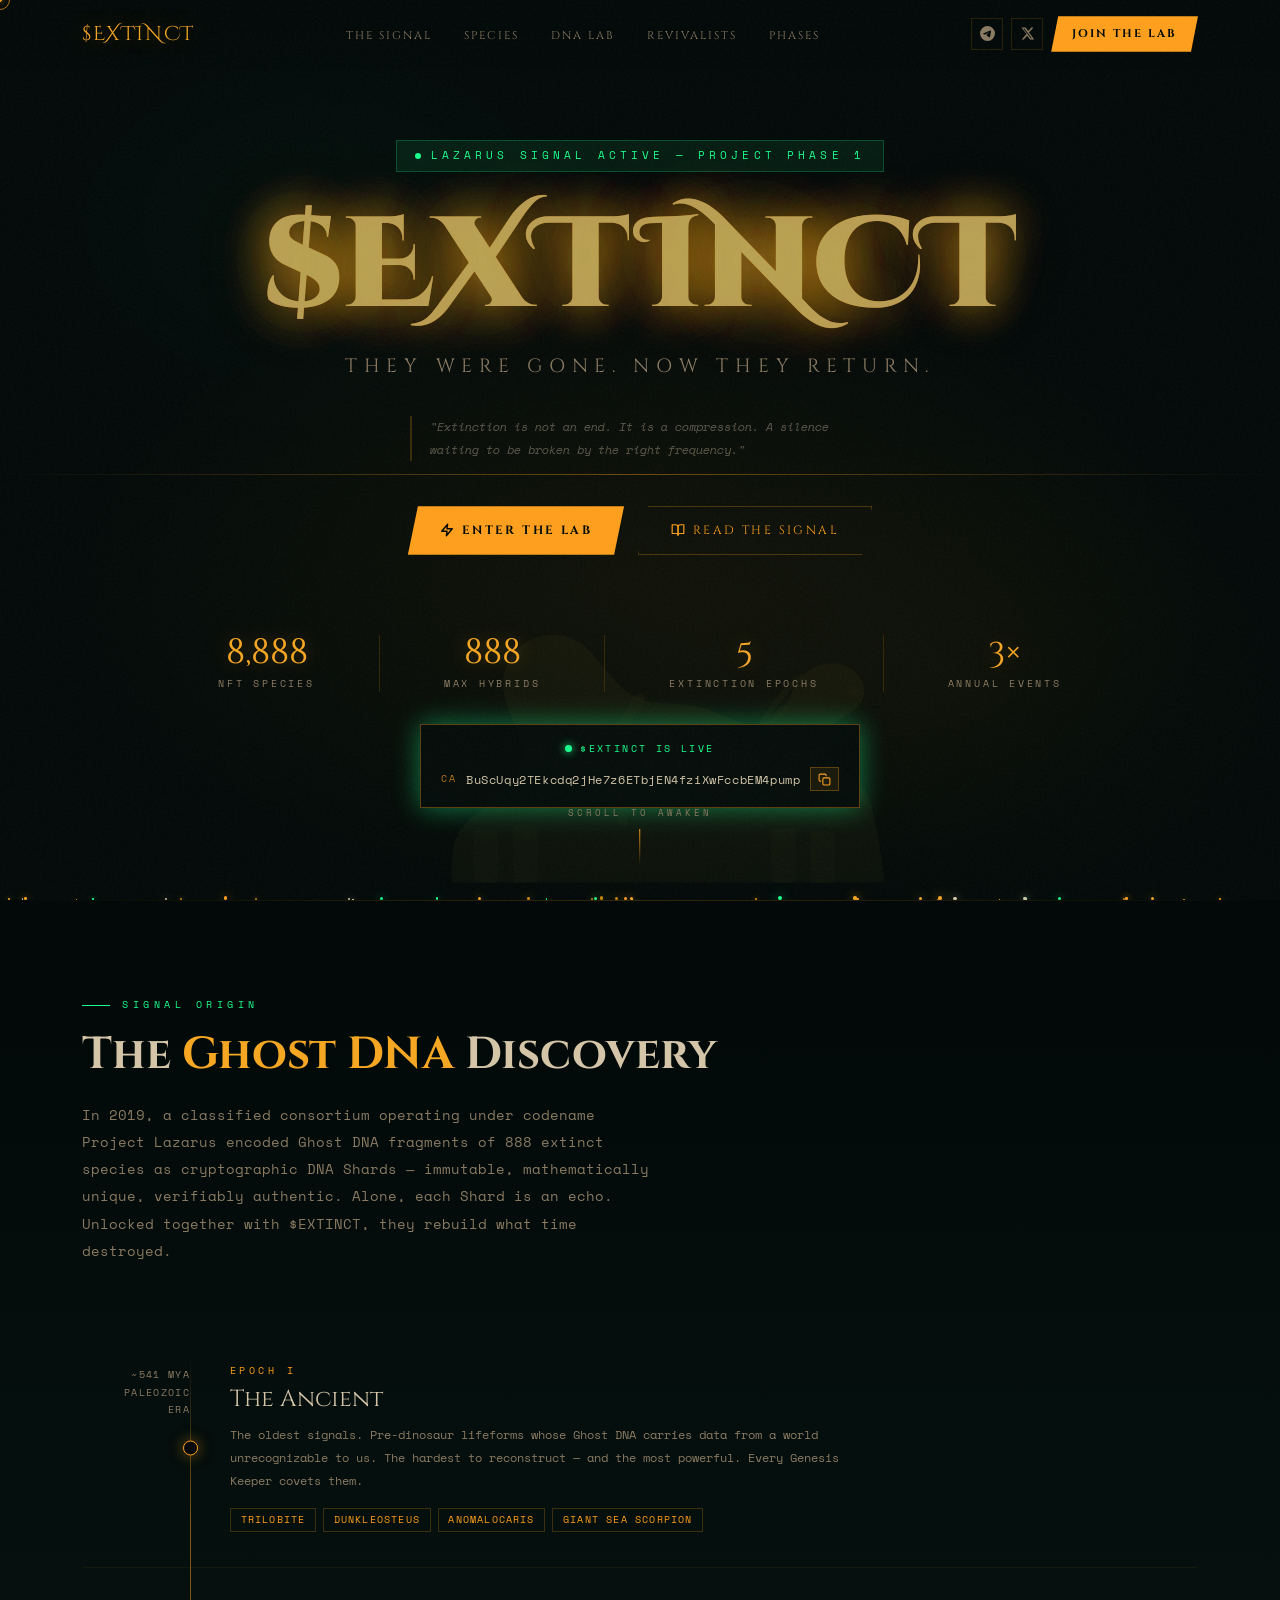
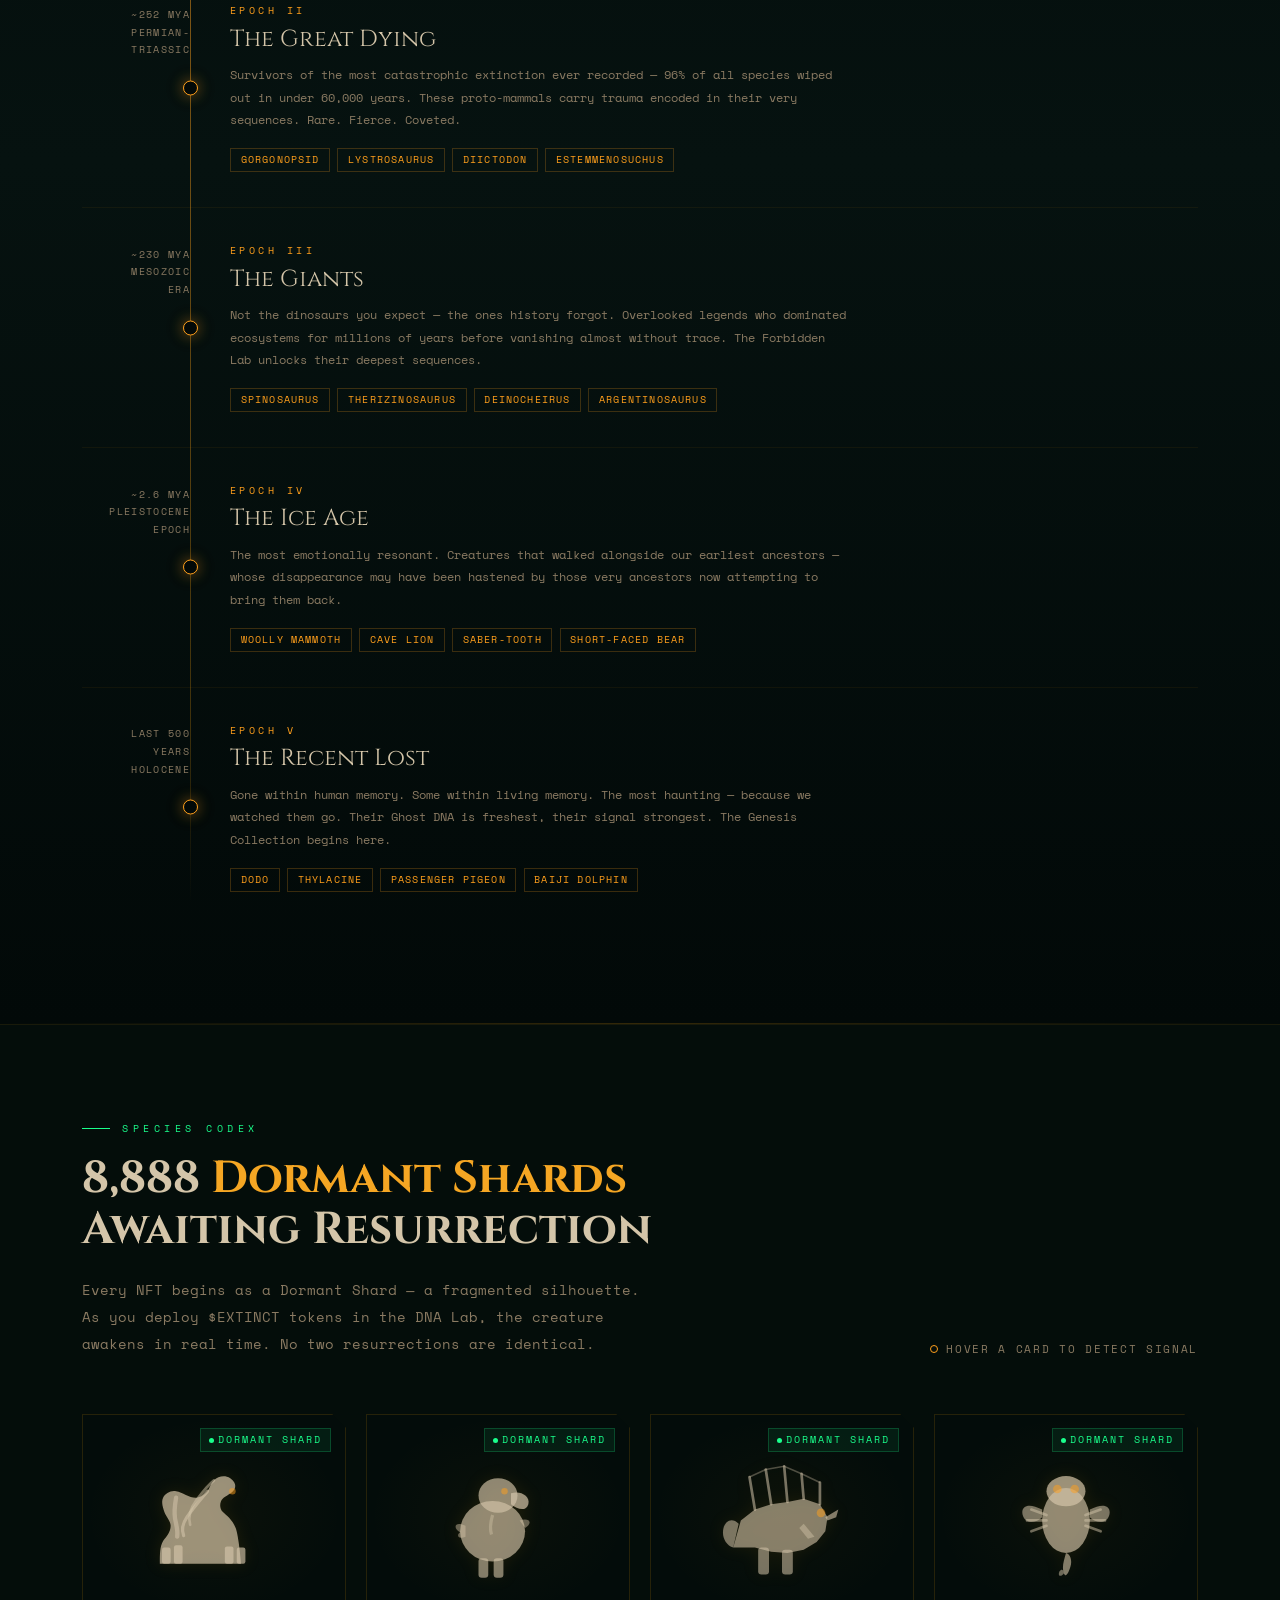
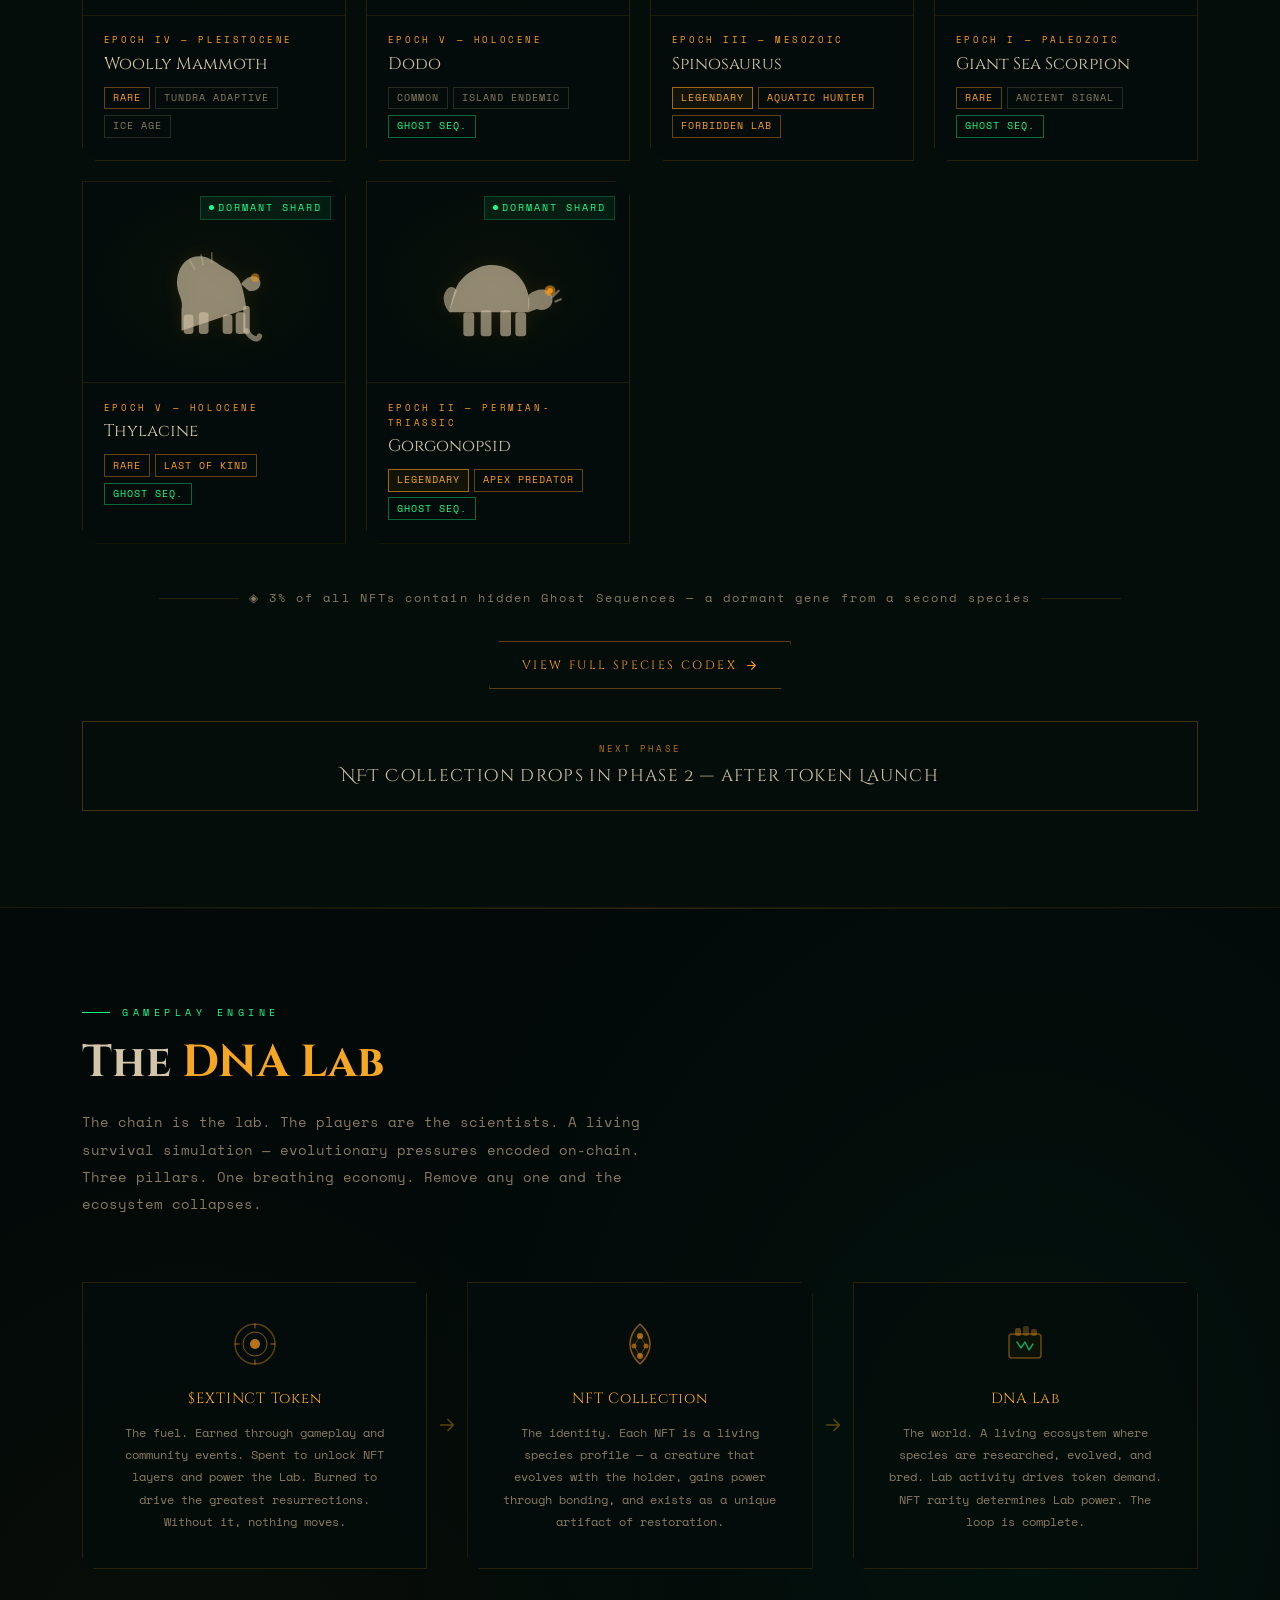
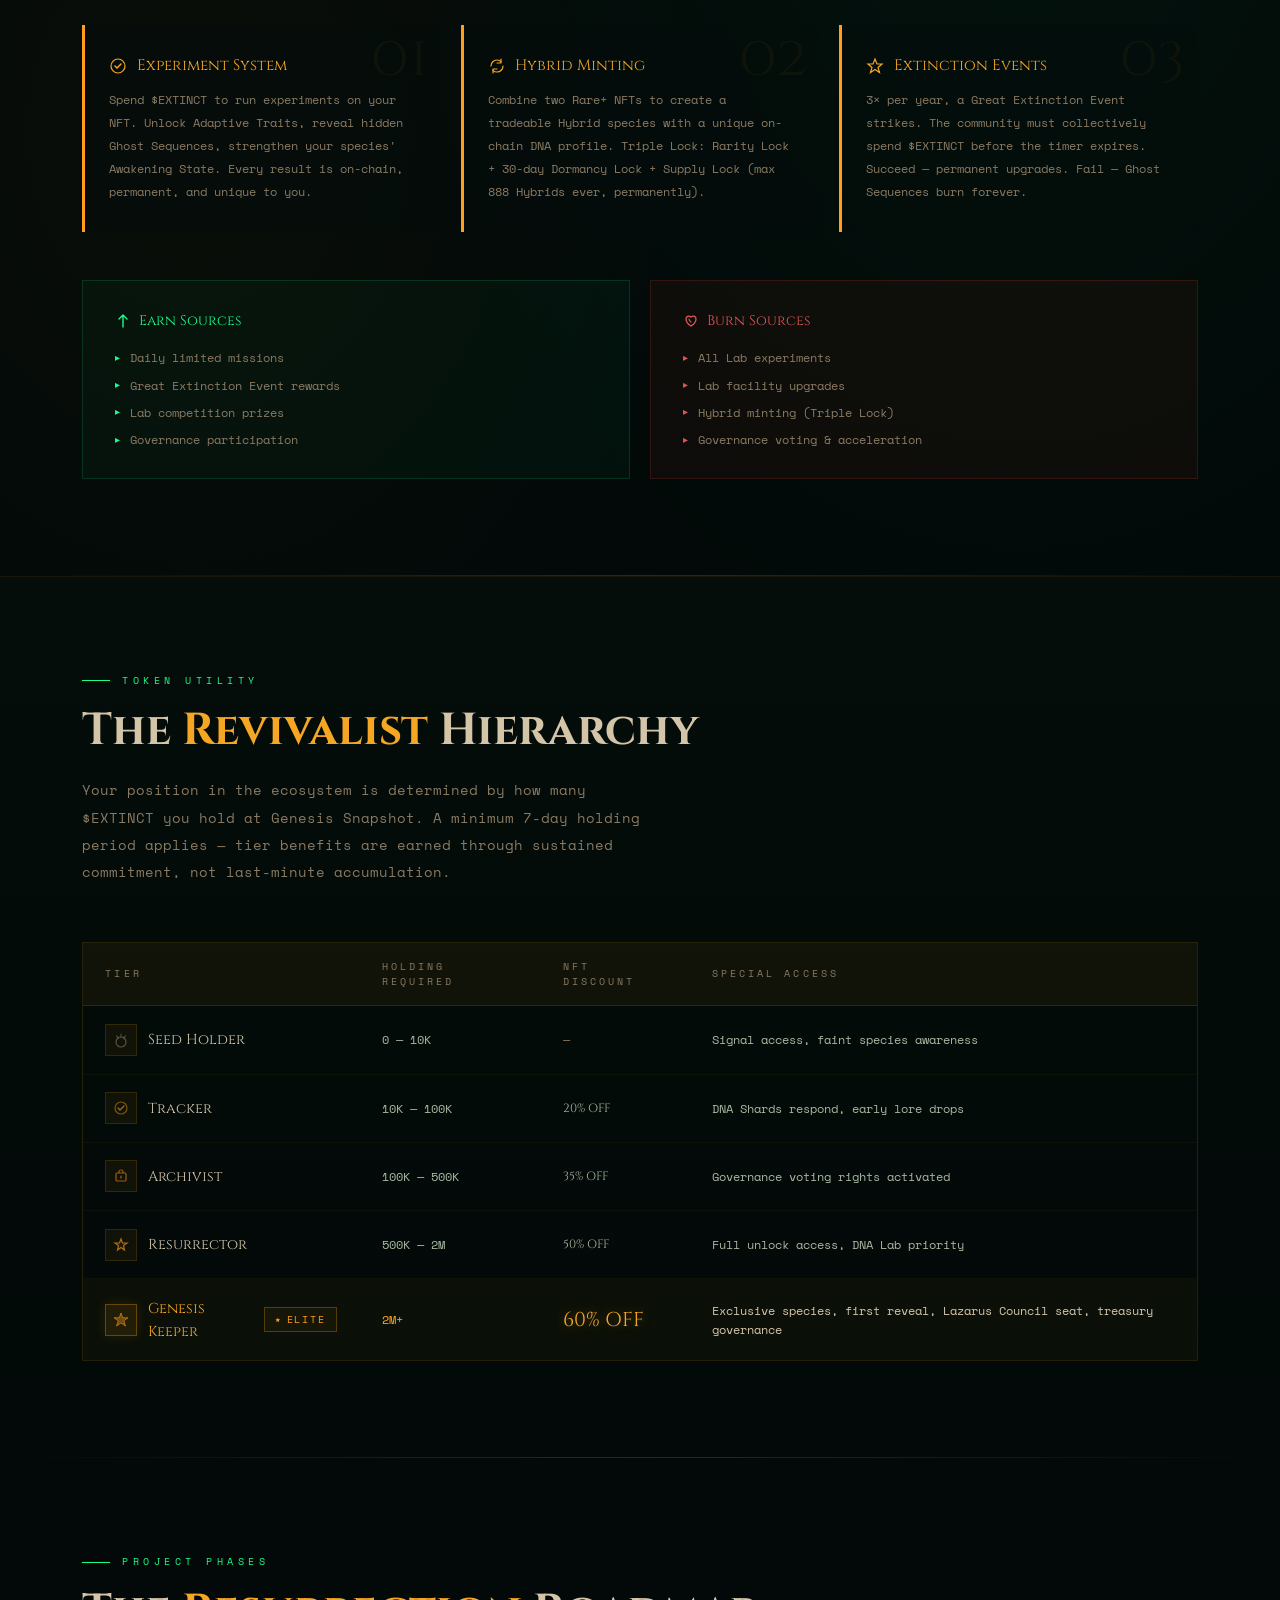
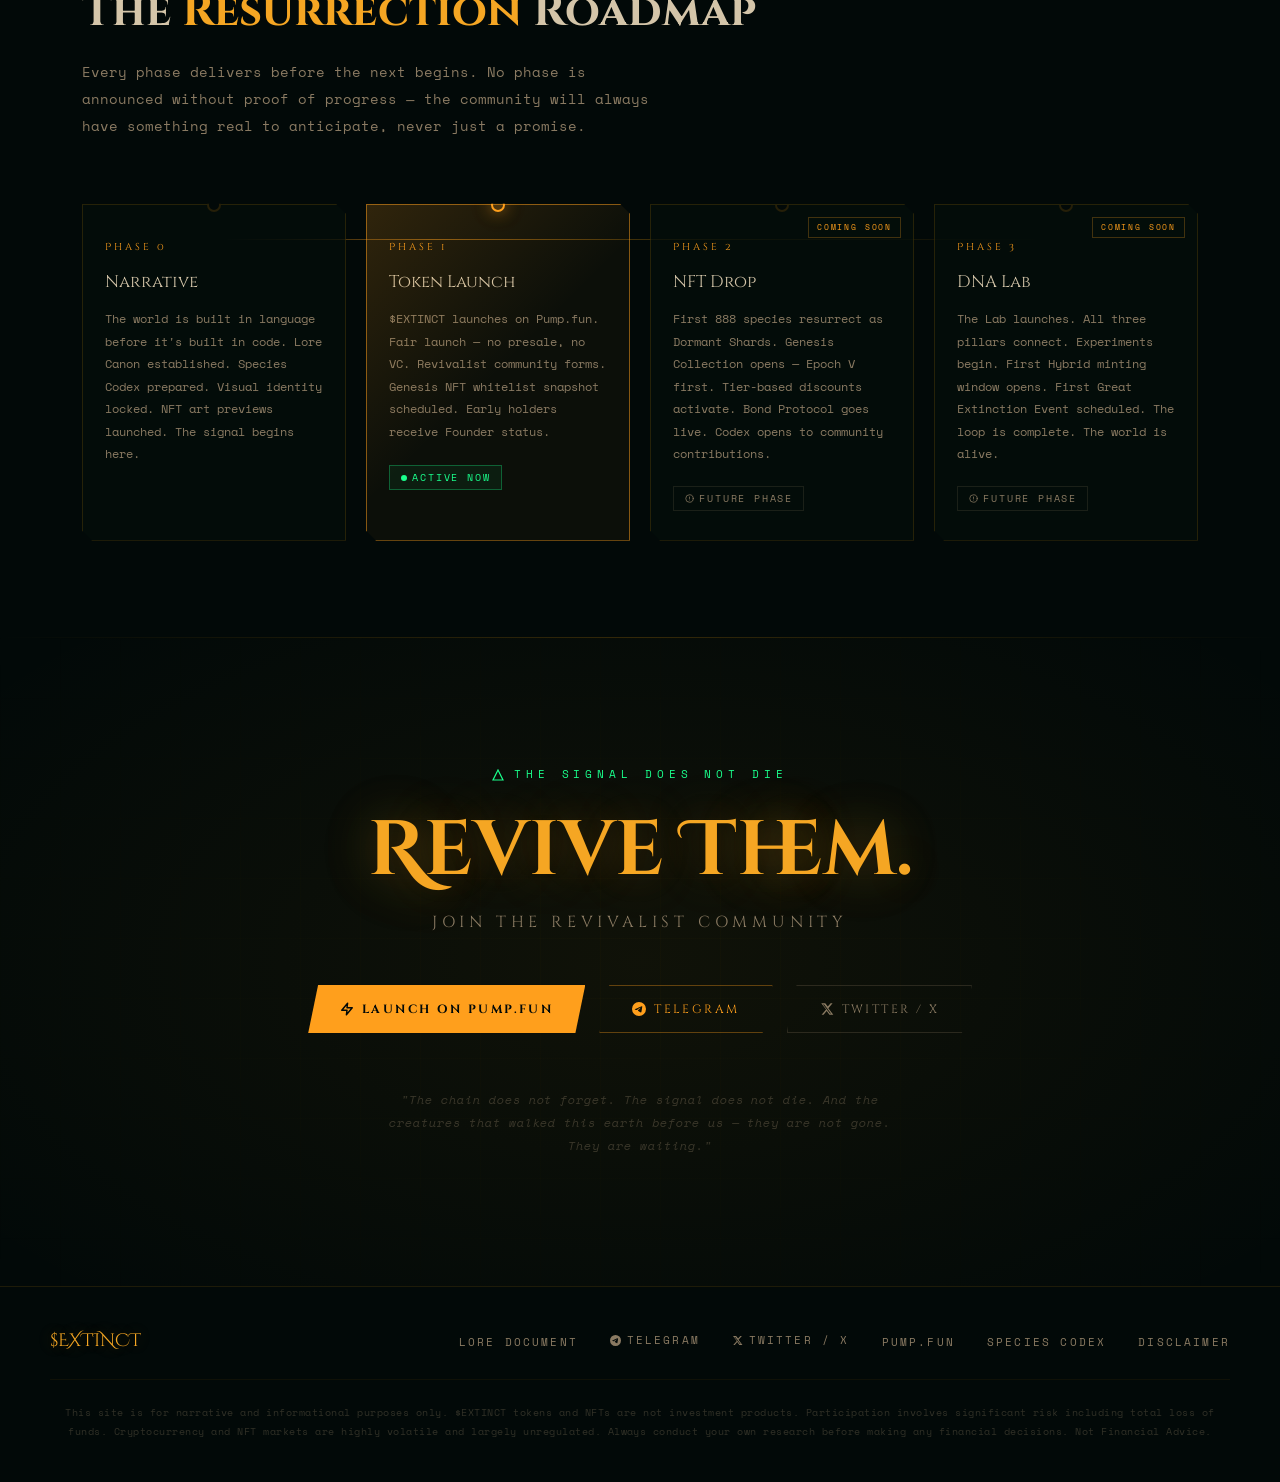
<file: index.html>
<!DOCTYPE html>
<html lang="en">

<head>
  <meta charset="UTF-8">
  <meta name="viewport" content="width=device-width, initial-scale=1.0">
  <meta name="description"
    content="$EXTINCT — They Were Gone. Now They Return. Meme coin launching 04 March 2026 on Pump.fun.">
  <meta name="theme-color" content="#020908">
  <meta property="og:title" content="$EXTINCT — They Were Gone. Now They Return.">
  <meta property="og:description" content="8,888 extinct species. One token. One DNA Lab. Launching 04 March 2026.">
  <meta property="og:type" content="website">
  <title>$EXTINCT — They Were Gone. Now They Return.</title>
  <link rel="icon" type="image/x-icon" href="assets/images/favicon.ico">
  <link rel="icon" type="image/svg+xml" href="assets/images/favicon.svg">
  <link rel="icon" type="image/png" sizes="32x32" href="assets/images/favicon-32.png">
  <link rel="icon" type="image/png" sizes="16x16" href="assets/images/favicon-16.png">
  <link rel="apple-touch-icon" sizes="192x192" href="assets/images/favicon-192.png">
  <meta property="og:image" content="assets/images/extinction_revival.png">
  <link rel="preconnect" href="https://fonts.googleapis.com">
  <link rel="preconnect" href="https://fonts.gstatic.com" crossorigin>
  <link
    href="https://fonts.googleapis.com/css2?family=Cinzel+Decorative:wght@400;700;900&family=Cinzel:wght@400;600;700&family=Space+Mono:ital,wght@0,400;0,700;1,400&display=swap"
    rel="stylesheet">
  <link rel="stylesheet" href="css/variables.css">
  <link rel="stylesheet" href="css/base.css">
  <link rel="stylesheet" href="css/components.css">
  <link rel="stylesheet" href="css/navbar.css">
  <link rel="stylesheet" href="css/hero.css">
  <link rel="stylesheet" href="css/nft.css">
  <link rel="stylesheet" href="css/sections.css">
  <link rel="stylesheet" href="css/countdown.css">
  <style>
    /* NAV SOCIAL ICON */
    .nav-social-link {
      display: flex;
      align-items: center;
      justify-content: center;
      width: 32px;
      height: 32px;
      color: var(--bone-dim);
      border: 1px solid var(--border);
      transition: all var(--transition-fast);
      flex-shrink: 0;
      text-decoration: none;
    }

    .nav-social-link:hover {
      color: var(--amber-light);
      border-color: var(--amber-glow);
      background: rgba(255, 159, 28, 0.06);
    }

    .nav-social-link svg {
      width: 15px;
      height: 15px;
    }

    @media (max-width:900px) {
      .nav-social-link {
        display: none;
      }
    }

    /* COMING SOON RIBBON on phase cards */
    .phase-coming-soon-tag {
      position: absolute;
      top: 0.75rem;
      right: 0.75rem;
      font-family: var(--font-mono);
      font-size: 0.52rem;
      letter-spacing: 0.22em;
      color: var(--amber-glow);
      text-transform: uppercase;
      background: rgba(4, 13, 10, 0.95);
      border: 1px solid rgba(255, 159, 28, 0.25);
      padding: 0.18rem 0.5rem;
      animation: hint-pulse 2.5s ease infinite;
    }

    /* LAUNCH DATE badge on phase 1 */
    .phase-launch-date {
      display: flex;
      flex-direction: column;
      gap: 0.4rem;
      align-items: flex-start;
      margin-top: 0.5rem;
    }

    .launch-date-pill {
      display: inline-flex;
      align-items: center;
      gap: 0.4rem;
      font-size: 0.6rem;
      letter-spacing: 0.2em;
      color: var(--amber-glow);
      border: 1px solid rgba(255, 159, 28, 0.3);
      background: rgba(255, 159, 28, 0.05);
      padding: 0.22rem 0.65rem;
      text-transform: uppercase;
    }

    .launch-date-pill svg {
      flex-shrink: 0;
    }

    /* Custom cursor */
    body {
      cursor: none;
    }

    #customCursor {
      position: fixed;
      top: 0;
      left: 0;
      width: 20px;
      height: 20px;
      pointer-events: none;
      z-index: 99999;
      transform: translate(-50%, -50%);
      transition: opacity 0.2s ease;
    }

    #customCursor .cursor-ring {
      position: absolute;
      inset: 0;
      border: 1.5px solid rgba(255, 159, 28, 0.7);
      border-radius: 50%;
      animation: cursor-pulse 2s ease infinite;
    }

    #customCursor .cursor-dot {
      position: absolute;
      top: 50%;
      left: 50%;
      width: 4px;
      height: 4px;
      background: #ff9f1c;
      border-radius: 50%;
      transform: translate(-50%, -50%);
      box-shadow: 0 0 6px #ff9f1c;
    }

    @keyframes cursor-pulse {

      0%,
      100% {
        opacity: 0.7;
        transform: scale(1);
      }

      50% {
        opacity: 1;
        transform: scale(1.15);
      }
    }

    a,
    button {
      cursor: none;
    }

    /* Contract address box */
    #caBox {
      margin: 1.5rem auto 0;
      max-width: 560px;
      border: 1px solid rgba(255, 159, 28, 0.35);
      background: rgba(4, 13, 10, 0.9);
      padding: 1rem 1.25rem;
      text-align: center;
    }

    .ca-launched-label {
      font-family: var(--font-mono);
      font-size: 0.6rem;
      letter-spacing: 0.25em;
      color: var(--green);
      text-transform: uppercase;
      margin-bottom: 0.65rem;
      display: flex;
      align-items: center;
      justify-content: center;
      gap: 0.5rem;
    }

    .ca-live-dot {
      width: 7px;
      height: 7px;
      background: var(--green);
      border-radius: 50%;
      display: inline-block;
      box-shadow: 0 0 8px var(--green);
      animation: blink 1.5s infinite;
    }

    .ca-row {
      display: flex;
      align-items: center;
      justify-content: center;
      gap: 0.6rem;
      flex-wrap: wrap;
    }

    .ca-prefix {
      font-family: var(--font-mono);
      font-size: 0.6rem;
      letter-spacing: 0.2em;
      color: var(--amber-glow);
      text-transform: uppercase;
      opacity: 0.7;
    }

    .ca-address {
      font-family: var(--font-mono);
      font-size: 0.75rem;
      letter-spacing: 0.05em;
      color: var(--bone);
      word-break: break-all;
    }

    .ca-copy-btn {
      background: rgba(255, 159, 28, 0.08);
      border: 1px solid rgba(255, 159, 28, 0.3);
      color: var(--amber-glow);
      padding: 0.3rem 0.45rem;
      cursor: none;
      transition: background 0.2s;
      display: flex;
      align-items: center;
    }

    .ca-copy-btn:hover {
      background: rgba(255, 159, 28, 0.15);
    }

    .ca-tba-note {
      font-family: var(--font-mono);
      font-size: 0.55rem;
      letter-spacing: 0.15em;
      color: var(--bone-dim);
      margin-top: 0.5rem;
      text-transform: uppercase;
    }

    /* NFT coming soon overlay */
    .nft-coming-phase {
      margin: 2rem 0 0;
      border: 1px solid rgba(255, 159, 28, 0.25);
      background: rgba(4, 13, 10, 0.85);
      padding: 1.25rem 1.5rem;
      text-align: center;
    }

    .nft-coming-phase .ncp-label {
      font-family: var(--font-mono);
      font-size: 0.55rem;
      letter-spacing: 0.25em;
      color: var(--amber-glow);
      text-transform: uppercase;
      opacity: 0.7;
      margin-bottom: 0.4rem;
    }

    .nft-coming-phase .ncp-text {
      font-family: var(--font-display);
      font-size: clamp(0.85rem, 2vw, 1.05rem);
      color: var(--bone);
      letter-spacing: 0.08em;
    }
  </style>
</head>

<body>

  <!-- Custom cursor -->
  <div id="customCursor">
    <div class="cursor-ring"></div>
    <div class="cursor-dot"></div>
  </div>
  <script>
    (function () {
      const cur = document.getElementById('customCursor');
      document.addEventListener('mousemove', e => {
        cur.style.left = e.clientX + 'px';
        cur.style.top = e.clientY + 'px';
      });
      document.addEventListener('mouseleave', () => { cur.style.opacity = '0'; });
      document.addEventListener('mouseenter', () => { cur.style.opacity = '1'; });
    })();
  </script>

  <nav id="navbar">
    <div class="nav-inner">
      <a href="#hero" class="nav-logo">$EXTINCT</a>

      <ul class="nav-links">
        <li><a href="#lore">The Signal</a></li>
        <li><a href="#nft">Species</a></li>
        <li><a href="#lab">DNA Lab</a></li>
        <li><a href="#hierarchy">Revivalists</a></li>
        <li><a href="#roadmap">Phases</a></li>
      </ul>

      <div style="display:flex;align-items:center;gap:0.5rem;flex-shrink:0;">
        <!-- Telegram -->
        <a href="https://t.me/theextinctclub" target="_blank" rel="noopener" class="nav-social-link"
          aria-label="Telegram" title="Telegram">
          <svg viewBox="0 0 24 24" fill="currentColor" aria-hidden="true">
            <path
              d="M11.944 0A12 12 0 0 0 0 12a12 12 0 0 0 12 12 12 12 0 0 0 12-12A12 12 0 0 0 12 0a12 12 0 0 0-.056 0zm4.962 7.224c.1-.002.321.023.465.14a.506.506 0 0 1 .171.325c.016.093.036.306.02.472-.18 1.898-.962 6.502-1.36 8.627-.168.9-.499 1.201-.82 1.23-.696.065-1.225-.46-1.9-.902-1.056-.693-1.653-1.124-2.678-1.8-1.185-.78-.417-1.21.258-1.91.177-.184 3.247-2.977 3.307-3.23.007-.032.014-.15-.056-.212s-.174-.041-.249-.024c-.106.024-1.793 1.14-5.061 3.345-.48.33-.913.49-1.302.48-.428-.008-1.252-.241-1.865-.44-.752-.244-1.349-.374-1.297-.789.027-.216.325-.437.893-.663 3.498-1.524 5.83-2.529 6.998-3.014 3.332-1.386 4.025-1.627 4.476-1.635z" />
          </svg>
        </a>
        <!-- X / Twitter -->
        <a href="https://x.com/theextinctclub" target="_blank" rel="noopener" class="nav-social-link"
          aria-label="Twitter @theextinctclub" title="@theextinctclub">
          <svg viewBox="0 0 24 24" fill="currentColor" aria-hidden="true">
            <path
              d="M18.244 2.25h3.308l-7.227 8.26 8.502 11.24H16.17l-4.714-6.231-5.401 6.231H2.748l7.73-8.835L2.196 2.25h6.813l4.261 5.635zm-1.161 17.52h1.833L7.084 4.126H5.117z" />
          </svg>
        </a>
        <a href="#cta" class="nav-cta">Join the Lab</a>
      </div>

      <button class="nav-hamburger" id="hamburger" aria-label="Toggle navigation menu" aria-expanded="false">
        <span></span><span></span><span></span>
      </button>
    </div>
  </nav>

  <!-- Mobile Drawer -->
  <div class="nav-mobile" id="mobileMenu" role="navigation" aria-label="Mobile menu">
    <a href="#lore" onclick="closeMobile()">The Signal</a>
    <a href="#nft" onclick="closeMobile()">Species Codex</a>
    <a href="#lab" onclick="closeMobile()">DNA Lab</a>
    <a href="#hierarchy" onclick="closeMobile()">Revivalists</a>
    <a href="#roadmap" onclick="closeMobile()">Phases</a>
    <!-- social in mobile menu -->
    <a href="https://t.me/theextinctclub" target="_blank" rel="noopener" onclick="closeMobile()"
      style="display:flex;align-items:center;gap:0.5rem;">
      <svg width="13" height="13" viewBox="0 0 24 24" fill="currentColor" aria-hidden="true">
        <path
          d="M11.944 0A12 12 0 0 0 0 12a12 12 0 0 0 12 12 12 12 0 0 0 12-12A12 12 0 0 0 12 0a12 12 0 0 0-.056 0zm4.962 7.224c.1-.002.321.023.465.14a.506.506 0 0 1 .171.325c.016.093.036.306.02.472-.18 1.898-.962 6.502-1.36 8.627-.168.9-.499 1.201-.82 1.23-.696.065-1.225-.46-1.9-.902-1.056-.693-1.653-1.124-2.678-1.8-1.185-.78-.417-1.21.258-1.91.177-.184 3.247-2.977 3.307-3.23.007-.032.014-.15-.056-.212s-.174-.041-.249-.024c-.106.024-1.793 1.14-5.061 3.345-.48.33-.913.49-1.302.48-.428-.008-1.252-.241-1.865-.44-.752-.244-1.349-.374-1.297-.789.027-.216.325-.437.893-.663 3.498-1.524 5.83-2.529 6.998-3.014 3.332-1.386 4.025-1.627 4.476-1.635z" />
      </svg>
      Telegram
    </a>
    <a href="https://x.com/theextinctclub" target="_blank" rel="noopener" onclick="closeMobile()"
      style="display:flex;align-items:center;gap:0.5rem;">
      <svg width="13" height="13" viewBox="0 0 24 24" fill="currentColor" aria-hidden="true">
        <path
          d="M18.244 2.25h3.308l-7.227 8.26 8.502 11.24H16.17l-4.714-6.231-5.401 6.231H2.748l7.73-8.835L2.196 2.25h6.813l4.261 5.635zm-1.161 17.52h1.833L7.084 4.126H5.117z" />
      </svg>
      @theextinctclub
    </a>
    <a href="#cta" class="mobile-cta" onclick="closeMobile()">
      <svg width="13" height="13" viewBox="0 0 24 24" fill="none" stroke="currentColor" stroke-width="2.5"
        stroke-linecap="round" stroke-linejoin="round"
        style="display:inline-block;vertical-align:middle;margin-right:0.35rem" aria-hidden="true">
        <polygon points="13 2 3 14 12 14 11 22 21 10 12 10 13 2" />
      </svg>
      Join the Lab
    </a>
  </div>


  <section id="hero">
    <div class="hero-atmosphere"></div>
    <div class="hero-scanline"></div>
    <div class="particle-field" id="particleField"></div>

    <!-- Mammoth SVG Silhouette -->
    <svg class="hero-creature" viewBox="0 0 800 400" fill="none" xmlns="http://www.w3.org/2000/svg" aria-hidden="true">
      <path
        d="M680 380 C680 380 670 300 660 280 C650 260 630 250 620 240 C610 230 610 210 620 200 C630 190 650 185 655 170 C660 155 650 140 640 135 C620 125 600 130 585 145 C575 155 572 170 565 180 C555 195 540 200 530 200 C510 200 490 185 470 180 C445 173 418 178 400 170 C375 160 360 135 345 118 C330 101 310 95 290 98 C265 102 250 120 245 140 C240 158 248 178 255 195 C260 207 268 217 268 230 C268 250 252 265 240 278 C225 295 205 305 195 320 C183 338 185 360 185 380 Z"
        fill="rgba(212,197,169,0.6)" />
      <path d="M565 180 C555 190 535 210 510 240 C495 258 490 275 495 290" stroke="rgba(212,197,169,0.5)"
        stroke-width="8" stroke-linecap="round" fill="none" />
      <path d="M585 145 C575 150 560 168 545 190 C530 210 520 230 525 248" stroke="rgba(212,197,169,0.45)"
        stroke-width="7" stroke-linecap="round" fill="none" />
      <path d="M400 170 C390 185 378 200 370 218 C362 235 362 255 368 270 C374 285 382 295 380 310"
        stroke="rgba(212,197,169,0.5)" stroke-width="12" stroke-linecap="round" fill="none" />
      <rect x="210" y="320" width="28" height="60" rx="4" fill="rgba(212,197,169,0.5)" />
      <rect x="255" y="315" width="28" height="65" rx="4" fill="rgba(212,197,169,0.5)" />
      <rect x="550" y="318" width="28" height="62" rx="4" fill="rgba(212,197,169,0.5)" />
      <rect x="595" y="322" width="28" height="58" rx="4" fill="rgba(212,197,169,0.5)" />
      <circle cx="645" cy="162" r="7" fill="rgba(255,159,28,0.4)" />
      <circle cx="645" cy="162" r="3" fill="rgba(255,159,28,0.7)" />
    </svg>

    <div class="hero-badge">
      <span class="badge-dot"></span>
      Lazarus Signal Active — Project Phase 1
    </div>

    <h1 class="hero-title" data-text="$EXTINCT">$EXTINCT</h1>
    <p class="hero-tagline">They Were Gone. Now They Return.</p>

    <blockquote class="hero-quote">
      "Extinction is not an end. It is a compression. A silence waiting to be broken by the right frequency."
    </blockquote>
    <div class="hero-actions">
      <a href="#lab" class="btn btn-primary">
        <svg width="14" height="14" viewBox="0 0 24 24" fill="none" stroke="currentColor" stroke-width="2.5"
          stroke-linecap="round" stroke-linejoin="round" aria-hidden="true">
          <polygon points="13 2 3 14 12 14 11 22 21 10 12 10 13 2" />
        </svg>
        Enter the Lab
      </a>
      <a href="#lore" class="btn btn-outline">
        <svg width="14" height="14" viewBox="0 0 24 24" fill="none" stroke="currentColor" stroke-width="2"
          stroke-linecap="round" stroke-linejoin="round" aria-hidden="true">
          <path d="M2 3h6a4 4 0 0 1 4 4v14a3 3 0 0 0-3-3H2z" />
          <path d="M22 3h-6a4 4 0 0 0-4 4v14a3 3 0 0 1 3-3h7z" />
        </svg>
        Read the Signal
      </a>
    </div>

    <div class="hero-stats">
      <div class="stat"><span class="stat-num">8,888</span><span class="stat-label">NFT Species</span></div>
      <div class="stat-divider"></div>
      <div class="stat"><span class="stat-num">888</span><span class="stat-label">Max Hybrids</span></div>
      <div class="stat-divider"></div>
      <div class="stat"><span class="stat-num">5</span><span class="stat-label">Extinction Epochs</span></div>
      <div class="stat-divider"></div>
      <div class="stat"><span class="stat-num">3×</span><span class="stat-label">Annual Events</span></div>
    </div>
    <div class="launch-countdown" id="countdownWrap">
      <div class="countdown-label">Meme Coin Launch Countdown</div>
      <div class="countdown-timer">
        <div class="countdown-unit">
          <div class="countdown-num" id="cd-days">00</div>
          <div class="countdown-unit-label">Days</div>
        </div>
        <div class="countdown-sep">:</div>
        <div class="countdown-unit">
          <div class="countdown-num" id="cd-hours">00</div>
          <div class="countdown-unit-label">Hours</div>
        </div>
        <div class="countdown-sep">:</div>
        <div class="countdown-unit">
          <div class="countdown-num" id="cd-mins">00</div>
          <div class="countdown-unit-label">Mins</div>
        </div>
        <div class="countdown-sep">:</div>
        <div class="countdown-unit">
          <div class="countdown-num" id="cd-secs">00</div>
          <div class="countdown-unit-label">Secs</div>
        </div>
      </div>
      <div class="countdown-date">
        <svg width="11" height="11" viewBox="0 0 24 24" fill="none" stroke="currentColor" stroke-width="2"
          stroke-linecap="round" stroke-linejoin="round"
          style="display:inline-block;vertical-align:middle;margin-right:0.35rem;opacity:0.7" aria-hidden="true">
          <rect x="3" y="4" width="18" height="18" rx="2" />
          <line x1="16" y1="2" x2="16" y2="6" />
          <line x1="8" y1="2" x2="8" y2="6" />
          <line x1="3" y1="10" x2="21" y2="10" />
        </svg>
        <span>10 March 2026 · 3:00 PM UTCn</span> — Pump.fun Fair Launch · No Presale · No VC
      </div>
    </div>

    <div class="scroll-cue" aria-hidden="true">
      <span>Scroll to Awaken</span>
      <div class="scroll-line"></div>
    </div>
  </section>

  <hr class="divider">


  <section id="lore">
    <div class="container">
      <div class="section-eyebrow reveal">Signal Origin</div>
      <h2 class="section-heading reveal reveal-delay-1">The <em>Ghost DNA</em> Discovery</h2>
      <p class="section-lead reveal reveal-delay-2">
        In 2019, a classified consortium operating under codename Project Lazarus encoded Ghost DNA fragments of 888
        extinct species as cryptographic DNA Shards — immutable, mathematically unique, verifiably authentic. Alone,
        each Shard is an echo. Unlocked together with $EXTINCT, they rebuild what time destroyed.
      </p>

      <div class="epoch-grid">

        <div class="epoch reveal">
          <div class="epoch-era">~541 MYA<br>Paleozoic<br>Era</div>
          <div class="epoch-body">
            <div class="epoch-label">Epoch I</div>
            <div class="epoch-name">The Ancient</div>
            <div class="epoch-desc">The oldest signals. Pre-dinosaur lifeforms whose Ghost DNA carries data from a world
              unrecognizable to us. The hardest to reconstruct — and the most powerful. Every Genesis Keeper covets
              them.</div>
            <div class="species-chips">
              <span class="chip">Trilobite</span><span class="chip">Dunkleosteus</span>
              <span class="chip">Anomalocaris</span><span class="chip">Giant Sea Scorpion</span>
            </div>
          </div>
        </div>

        <div class="epoch reveal">
          <div class="epoch-era">~252 MYA<br>Permian-<br>Triassic</div>
          <div class="epoch-body">
            <div class="epoch-label">Epoch II</div>
            <div class="epoch-name">The Great Dying</div>
            <div class="epoch-desc">Survivors of the most catastrophic extinction ever recorded — 96% of all species
              wiped out in under 60,000 years. These proto-mammals carry trauma encoded in their very sequences. Rare.
              Fierce. Coveted.</div>
            <div class="species-chips">
              <span class="chip">Gorgonopsid</span><span class="chip">Lystrosaurus</span>
              <span class="chip">Diictodon</span><span class="chip">Estemmenosuchus</span>
            </div>
          </div>
        </div>

        <div class="epoch reveal">
          <div class="epoch-era">~230 MYA<br>Mesozoic<br>Era</div>
          <div class="epoch-body">
            <div class="epoch-label">Epoch III</div>
            <div class="epoch-name">The Giants</div>
            <div class="epoch-desc">Not the dinosaurs you expect — the ones history forgot. Overlooked legends who
              dominated ecosystems for millions of years before vanishing almost without trace. The Forbidden Lab
              unlocks their deepest sequences.</div>
            <div class="species-chips">
              <span class="chip">Spinosaurus</span><span class="chip">Therizinosaurus</span>
              <span class="chip">Deinocheirus</span><span class="chip">Argentinosaurus</span>
            </div>
          </div>
        </div>

        <div class="epoch reveal">
          <div class="epoch-era">~2.6 MYA<br>Pleistocene<br>Epoch</div>
          <div class="epoch-body">
            <div class="epoch-label">Epoch IV</div>
            <div class="epoch-name">The Ice Age</div>
            <div class="epoch-desc">The most emotionally resonant. Creatures that walked alongside our earliest
              ancestors — whose disappearance may have been hastened by those very ancestors now attempting to bring
              them back.</div>
            <div class="species-chips">
              <span class="chip">Woolly Mammoth</span><span class="chip">Cave Lion</span>
              <span class="chip">Saber-tooth</span><span class="chip">Short-faced Bear</span>
            </div>
          </div>
        </div>

        <div class="epoch reveal">
          <div class="epoch-era">Last 500<br>Years<br>Holocene</div>
          <div class="epoch-body">
            <div class="epoch-label">Epoch V</div>
            <div class="epoch-name">The Recent Lost</div>
            <div class="epoch-desc">Gone within human memory. Some within living memory. The most haunting — because we
              watched them go. Their Ghost DNA is freshest, their signal strongest. The Genesis Collection begins here.
            </div>
            <div class="species-chips">
              <span class="chip">Dodo</span><span class="chip">Thylacine</span>
              <span class="chip">Passenger Pigeon</span><span class="chip">Baiji Dolphin</span>
            </div>
          </div>
        </div>

      </div>
    </div>
  </section>

  <hr class="divider">


  <section id="nft">
    <div class="container">
      <div class="nft-header-row">
        <div>
          <div class="section-eyebrow reveal">Species Codex</div>
          <h2 class="section-heading reveal reveal-delay-1">8,888 <em>Dormant Shards</em><br>Awaiting Resurrection</h2>
          <p class="section-lead reveal reveal-delay-2">Every NFT begins as a Dormant Shard — a fragmented silhouette.
            As you deploy $EXTINCT tokens in the DNA Lab, the creature awakens in real time. No two resurrections are
            identical.</p>
        </div>
        <div class="nft-hint reveal" aria-hidden="true">Hover a card to detect signal</div>
      </div>

      <div class="nft-grid" id="nftGrid"></div>

      <p class="nft-footer-note reveal">◈ 3% of all NFTs contain hidden Ghost Sequences — a dormant gene from a second
        species</p>
      <div class="nft-codex-cta">
        <a href="pages/codex.html" class="btn btn-outline reveal">
          View Full Species Codex
          <svg width="13" height="13" viewBox="0 0 24 24" fill="none" stroke="currentColor" stroke-width="2"
            stroke-linecap="round" stroke-linejoin="round" aria-hidden="true">
            <path d="M5 12h14M12 5l7 7-7 7" />
          </svg>
        </a>
      </div>

      <div class="nft-coming-phase reveal">
        <div class="ncp-label">Next Phase</div>
        <div class="ncp-text">NFT Collection drops in Phase 2 — after Token Launch</div>
      </div>
    </div>
  </section>

  <hr class="divider">


  <!-- DNA LAB ═══════════════ -->
  <section id="lab">
    <div class="lab-glow"></div>
    <div class="container">
      <div class="section-eyebrow reveal">Gameplay Engine</div>
      <h2 class="section-heading reveal reveal-delay-1">The <em>DNA Lab</em></h2>
      <p class="section-lead reveal reveal-delay-2">The chain is the lab. The players are the scientists. A living
        survival simulation — evolutionary pressures encoded on-chain. Three pillars. One breathing economy. Remove any
        one and the ecosystem collapses.</p>

      <!-- Trinity -->
      <div class="trinity">
        <div class="trinity-card reveal">
          <div class="trinity-icon">
            <svg width="48" height="48" viewBox="0 0 48 48" fill="none" aria-hidden="true">
              <circle cx="24" cy="24" r="20" stroke="rgba(255,159,28,0.35)" stroke-width="1.5" />
              <circle cx="24" cy="24" r="12" stroke="rgba(255,159,28,0.5)" stroke-width="1" />
              <circle cx="24" cy="24" r="5" fill="rgba(255,159,28,0.7)" />
              <path d="M24 4L24 8M24 40L24 44M4 24L8 24M40 24L44 24" stroke="rgba(255,159,28,0.4)" stroke-width="1.5"
                stroke-linecap="round" />
            </svg>
          </div>
          <div class="trinity-label">$EXTINCT Token</div>
          <div class="trinity-desc">The fuel. Earned through gameplay and community events. Spent to unlock NFT layers
            and power the Lab. Burned to drive the greatest resurrections. Without it, nothing moves.</div>
        </div>
        <div class="trinity-arrow" aria-hidden="true">
          <svg width="22" height="22" viewBox="0 0 24 24" fill="none" stroke="rgba(200,134,10,0.45)" stroke-width="1.8"
            stroke-linecap="round" stroke-linejoin="round">
            <path d="M5 12h14M13 6l6 6-6 6" />
          </svg>
        </div>

        <div class="trinity-card reveal reveal-delay-1">
          <div class="trinity-icon">
            <svg width="48" height="48" viewBox="0 0 48 48" fill="none" aria-hidden="true">
              <path d="M24 4C24 4 14 12 14 24C14 36 24 44 24 44C24 44 34 36 34 24C34 12 24 4 24 4Z"
                stroke="rgba(255,159,28,0.5)" stroke-width="1.5" fill="rgba(255,159,28,0.05)" />
              <circle cx="24" cy="16" r="3" fill="rgba(255,159,28,0.6)" />
              <circle cx="18" cy="26" r="2.5" fill="rgba(255,159,28,0.5)" />
              <circle cx="30" cy="26" r="2.5" fill="rgba(255,159,28,0.5)" />
              <circle cx="24" cy="36" r="3" fill="rgba(255,159,28,0.6)" />
              <path d="M24 16L18 26L24 36L30 26Z" stroke="rgba(255,159,28,0.3)" stroke-width="1" fill="none" />
            </svg>
          </div>
          <div class="trinity-label">NFT Collection</div>
          <div class="trinity-desc">The identity. Each NFT is a living species profile — a creature that evolves with
            the holder, gains power through bonding, and exists as a unique artifact of restoration.</div>
        </div>

        <div class="trinity-arrow" aria-hidden="true">
          <svg width="22" height="22" viewBox="0 0 24 24" fill="none" stroke="rgba(200,134,10,0.45)" stroke-width="1.8"
            stroke-linecap="round" stroke-linejoin="round">
            <path d="M5 12h14M13 6l6 6-6 6" />
          </svg>
        </div>

        <div class="trinity-card reveal reveal-delay-2">
          <div class="trinity-icon">
            <svg width="48" height="48" viewBox="0 0 48 48" fill="none" aria-hidden="true">
              <rect x="8" y="14" width="32" height="24" rx="3" stroke="rgba(255,159,28,0.4)" stroke-width="1.5"
                fill="rgba(255,159,28,0.03)" />
              <path d="M16 22L20 28L24 22L28 30L32 24" stroke="rgba(26,255,140,0.6)" stroke-width="1.5"
                stroke-linecap="round" stroke-linejoin="round" fill="none" />
              <rect x="14" y="8" width="6" height="8" rx="2" fill="rgba(255,159,28,0.35)" />
              <rect x="22" y="6" width="6" height="10" rx="2" fill="rgba(255,159,28,0.25)" />
              <rect x="30" y="9" width="6" height="7" rx="2" fill="rgba(255,159,28,0.3)" />
            </svg>
          </div>
          <div class="trinity-label">DNA Lab</div>
          <div class="trinity-desc">The world. A living ecosystem where species are researched, evolved, and bred. Lab
            activity drives token demand. NFT rarity determines Lab power. The loop is complete.</div>
        </div>
      </div>

      <!-- Mechanics -->
      <div class="mechanics-grid">
        <div class="mechanic reveal">
          <div class="mechanic-bg-num">01</div>
          <div class="mechanic-title">
            <svg width="18" height="18" viewBox="0 0 18 18" fill="none" aria-hidden="true">
              <circle cx="9" cy="9" r="7" stroke="currentColor" stroke-width="1.2" />
              <path d="M6 9L8 11L12 7" stroke="currentColor" stroke-width="1.5" stroke-linecap="round" />
            </svg>
            Experiment System
          </div>
          <div class="mechanic-desc">Spend $EXTINCT to run experiments on your NFT. Unlock Adaptive Traits, reveal
            hidden Ghost Sequences, strengthen your species' Awakening State. Every result is on-chain, permanent, and
            unique to you.</div>
        </div>
        <div class="mechanic reveal reveal-delay-1">
          <div class="mechanic-bg-num">02</div>
          <div class="mechanic-title">
            <svg width="18" height="18" viewBox="0 0 18 18" fill="none" aria-hidden="true">
              <path d="M3 9C3 5.7 5.7 3 9 3C10.6 3 12 3.6 13.1 4.7" stroke="currentColor" stroke-width="1.2"
                stroke-linecap="round" />
              <path d="M15 9C15 12.3 12.3 15 9 15C7.4 15 6 14.4 4.9 13.3" stroke="currentColor" stroke-width="1.2"
                stroke-linecap="round" />
              <path d="M13 2L13 6L9 6M5 16L5 12L9 12" stroke="currentColor" stroke-width="1.2" stroke-linecap="round"
                stroke-linejoin="round" />
            </svg>
            Hybrid Minting
          </div>
          <div class="mechanic-desc">Combine two Rare+ NFTs to create a tradeable Hybrid species with a unique on-chain
            DNA profile. Triple Lock: Rarity Lock + 30-day Dormancy Lock + Supply Lock (max 888 Hybrids ever,
            permanently).</div>
        </div>
        <div class="mechanic reveal reveal-delay-2">
          <div class="mechanic-bg-num">03</div>
          <div class="mechanic-title">
            <svg width="18" height="18" viewBox="0 0 18 18" fill="none" aria-hidden="true">
              <path d="M9 2L11 7L16 7L12 10.5L13.5 15.5L9 12.5L4.5 15.5L6 10.5L2 7L7 7Z" stroke="currentColor"
                stroke-width="1.2" fill="none" />
            </svg>
            Extinction Events
          </div>
          <div class="mechanic-desc">3× per year, a Great Extinction Event strikes. The community must collectively
            spend $EXTINCT before the timer expires. Succeed — permanent upgrades. Fail — Ghost Sequences burn forever.
          </div>
        </div>
      </div>

      <!-- Earn / Burn -->
      <div class="economy-grid">
        <div class="economy-card earn reveal">
          <div class="economy-title">
            <svg width="16" height="16" viewBox="0 0 16 16" fill="none" aria-hidden="true">
              <path d="M8 2L8 14M4 6L8 2L12 6" stroke="currentColor" stroke-width="1.4" stroke-linecap="round"
                stroke-linejoin="round" />
            </svg>
            Earn Sources
          </div>
          <ul class="economy-list">
            <li>Daily limited missions</li>
            <li>Great Extinction Event rewards</li>
            <li>Lab competition prizes</li>
            <li>Governance participation</li>
          </ul>
        </div>
        <div class="economy-card burn reveal reveal-delay-1">
          <div class="economy-title">
            <svg width="16" height="16" viewBox="0 0 16 16" fill="none" aria-hidden="true">
              <path d="M8 13C8 13 3 10 3 6C3 3.8 5.5 2 8 4C10.5 2 13 3.8 13 6C13 10 8 13 8 13Z" stroke="currentColor"
                stroke-width="1.3" fill="none" />
              <path d="M8 9C8 9 6 7.5 6 6" stroke="currentColor" stroke-width="1.2" stroke-linecap="round" />
            </svg>
            Burn Sources
          </div>
          <ul class="economy-list">
            <li>All Lab experiments</li>
            <li>Lab facility upgrades</li>
            <li>Hybrid minting (Triple Lock)</li>
            <li>Governance voting &amp; acceleration</li>
          </ul>
        </div>
      </div>
    </div>
  </section>

  <hr class="divider">


  <section id="hierarchy">
    <div class="container">
      <div class="section-eyebrow reveal">Token Utility</div>
      <h2 class="section-heading reveal reveal-delay-1">The <em>Revivalist</em> Hierarchy</h2>
      <p class="section-lead reveal reveal-delay-2">Your position in the ecosystem is determined by how many $EXTINCT
        you hold at Genesis Snapshot. A minimum 7-day holding period applies — tier benefits are earned through
        sustained commitment, not last-minute accumulation.</p>

      <div class="tier-table-wrap reveal">
        <table class="tier-table">
          <thead>
            <tr class="tier-header">
              <th>Tier</th>
              <th>Holding Required</th>
              <th>NFT Discount</th>
              <th>Special Access</th>
            </tr>
          </thead>
          <tbody>
            <tr>
              <td>
                <div class="tier-name-cell">
                  <div class="tier-icon-wrap" aria-hidden="true"><svg width="16" height="16" viewBox="0 0 16 16"
                      fill="none">
                      <circle cx="8" cy="10" r="5" stroke="rgba(138,122,98,0.6)" stroke-width="1.2" />
                      <path d="M8 5L8 2M5.5 6L3.5 4M10.5 6L12.5 4" stroke="rgba(138,122,98,0.5)" stroke-width="1.2"
                        stroke-linecap="round" />
                    </svg></div>
                  Seed Holder
                </div>
              </td>
              <td class="holding-cell">0 — 10K</td>
              <td><span class="discount-none">—</span></td>
              <td class="access-cell">Signal access, faint species awareness</td>
            </tr>
            <tr>
              <td>
                <div class="tier-name-cell">
                  <div class="tier-icon-wrap" aria-hidden="true"><svg width="16" height="16" viewBox="0 0 16 16"
                      fill="none">
                      <circle cx="8" cy="8" r="6" stroke="rgba(255,159,28,0.45)" stroke-width="1.2" />
                      <path d="M5 8L7 10L11 6" stroke="rgba(255,159,28,0.6)" stroke-width="1.3"
                        stroke-linecap="round" />
                    </svg></div>
                  Tracker
                </div>
              </td>
              <td class="holding-cell">10K — 100K</td>
              <td class="discount-cell">20% OFF</td>
              <td class="access-cell">DNA Shards respond, early lore drops</td>
            </tr>
            <tr>
              <td>
                <div class="tier-name-cell">
                  <div class="tier-icon-wrap" aria-hidden="true"><svg width="16" height="16" viewBox="0 0 16 16"
                      fill="none">
                      <rect x="3" y="5" width="10" height="8" rx="1" stroke="rgba(255,159,28,0.55)"
                        stroke-width="1.2" />
                      <path d="M6 5L6 3.5C6 2.7 6.7 2 7.5 2L8.5 2C9.3 2 10 2.7 10 3.5L10 5"
                        stroke="rgba(255,159,28,0.5)" stroke-width="1.2" fill="none" />
                      <line x1="8" y1="8" x2="8" y2="10" stroke="rgba(255,159,28,0.6)" stroke-width="1.2"
                        stroke-linecap="round" />
                    </svg></div>
                  Archivist
                </div>
              </td>
              <td class="holding-cell">100K — 500K</td>
              <td class="discount-cell">35% OFF</td>
              <td class="access-cell">Governance voting rights activated</td>
            </tr>
            <tr>
              <td>
                <div class="tier-name-cell">
                  <div class="tier-icon-wrap" aria-hidden="true"><svg width="16" height="16" viewBox="0 0 16 16"
                      fill="none">
                      <path d="M8 2L9.5 6L14 6L10.5 8.5L11.5 13L8 10.5L4.5 13L5.5 8.5L2 6L6.5 6Z"
                        stroke="rgba(255,159,28,0.65)" stroke-width="1.2" fill="rgba(255,159,28,0.06)" />
                    </svg></div>
                  Resurrector
                </div>
              </td>
              <td class="holding-cell">500K — 2M</td>
              <td class="discount-cell">50% OFF</td>
              <td class="access-cell">Full unlock access, DNA Lab priority</td>
            </tr>
            <tr class="tier-genesis">
              <td>
                <div class="tier-name-cell">
                  <div class="tier-icon-wrap" aria-hidden="true"><svg width="16" height="16" viewBox="0 0 16 16"
                      fill="none">
                      <path d="M8 1L9.8 5.8L15 5.8L10.8 8.8L12.5 14L8 11L3.5 14L5.2 8.8L1 5.8L6.2 5.8Z"
                        fill="rgba(255,159,28,0.35)" stroke="rgba(255,159,28,0.7)" stroke-width="0.8" />
                    </svg></div>
                  Genesis Keeper
                  <span class="badge badge-elite">
                    <svg width="8" height="8" viewBox="0 0 24 24" fill="currentColor" aria-hidden="true">
                      <polygon
                        points="12 2 15.09 8.26 22 9.27 17 14.14 18.18 21.02 12 17.77 5.82 21.02 7 14.14 2 9.27 8.91 8.26 12 2" />
                    </svg>
                    Elite
                  </span>
                </div>
              </td>
              <td class="holding-cell">2M+</td>
              <td class="discount-cell">60% OFF</td>
              <td class="access-cell">Exclusive species, first reveal, Lazarus Council seat, treasury governance</td>
            </tr>
          </tbody>
        </table>
      </div>
    </div>
  </section>

  <hr class="divider">


  <section id="roadmap">
    <div class="container">
      <div class="section-eyebrow reveal">Project Phases</div>
      <h2 class="section-heading reveal reveal-delay-1">The <em>Resurrection</em> Roadmap</h2>
      <p class="section-lead reveal reveal-delay-2">Every phase delivers before the next begins. No phase is announced
        without proof of progress — the community will always have something real to anticipate, never just a promise.
      </p>

      <div class="phases-wrap">
        <div class="phases">

          <!-- Phase 0 — ACTIVE NOW -->
          <div class="phase phase-active reveal">
            <div class="phase-node" aria-hidden="true"></div>
            <div class="phase-num">Phase 0</div>
            <div class="phase-title">Narrative</div>
            <div class="phase-desc">The world is built in language before it's built in code. Lore Canon established.
              Species Codex prepared. Visual identity locked. NFT art previews launched. The signal begins here.</div>
            <span class="badge badge-live">
              <span
                style="width:6px;height:6px;background:var(--green);border-radius:50%;display:inline-block;animation:blink 1.5s infinite"
                aria-hidden="true"></span>
              Active Now
            </span>
          </div>

          <!-- Phase 1 — Token Launch with date -->
          <div class="phase reveal reveal-delay-1">
            <div class="phase-node" aria-hidden="true"></div>
            <div class="phase-num">Phase 1</div>
            <div class="phase-title">Token Launch</div>
            <div class="phase-desc">$EXTINCT launches on Pump.fun. Fair launch — no presale, no VC. Revivalist community
              forms. Genesis NFT whitelist snapshot scheduled. Early holders receive Founder status.</div>
            <div class="phase-launch-date">
              <span class="launch-date-pill">
                <svg width="10" height="10" viewBox="0 0 24 24" fill="none" stroke="currentColor" stroke-width="2"
                  stroke-linecap="round" stroke-linejoin="round" aria-hidden="true">
                  <rect x="3" y="4" width="18" height="18" rx="2" />
                  <line x1="16" y1="2" x2="16" y2="6" />
                  <line x1="8" y1="2" x2="8" y2="6" />
                  <line x1="3" y1="10" x2="21" y2="10" />
                </svg>
                10 Mar 2026
              </span>
              <span class="badge badge-soon">
                <svg width="9" height="9" viewBox="0 0 24 24" fill="none" stroke="currentColor" stroke-width="2.5"
                  stroke-linecap="round" stroke-linejoin="round" aria-hidden="true">
                  <circle cx="12" cy="12" r="10" />
                  <polyline points="12 6 12 12 16 14" />
                </svg>
                Coming Soon
              </span>
            </div>
          </div>

          <!-- Phase 2 — Coming Soon -->
          <div class="phase reveal reveal-delay-2" style="position:relative;overflow:hidden;">
            <div class="phase-node" aria-hidden="true"></div>
            <div class="phase-coming-soon-tag">Coming Soon</div>
            <div class="phase-num">Phase 2</div>
            <div class="phase-title">NFT Drop</div>
            <div class="phase-desc">First 888 species resurrect as Dormant Shards. Genesis Collection opens — Epoch V
              first. Tier-based discounts activate. Bond Protocol goes live. Codex opens to community contributions.
            </div>
            <span class="badge badge-future">
              <svg width="9" height="9" viewBox="0 0 24 24" fill="none" stroke="currentColor" stroke-width="2"
                stroke-linecap="round" stroke-linejoin="round" aria-hidden="true">
                <circle cx="12" cy="12" r="10" />
                <line x1="12" y1="8" x2="12" y2="12" />
                <line x1="12" y1="16" x2="12.01" y2="16" />
              </svg>
              Future Phase
            </span>
          </div>

          <!-- Phase 3 — Coming Soon -->
          <div class="phase reveal reveal-delay-3" style="position:relative;overflow:hidden;">
            <div class="phase-node" aria-hidden="true"></div>
            <div class="phase-coming-soon-tag">Coming Soon</div>
            <div class="phase-num">Phase 3</div>
            <div class="phase-title">DNA Lab</div>
            <div class="phase-desc">The Lab launches. All three pillars connect. Experiments begin. First Hybrid minting
              window opens. First Great Extinction Event scheduled. The loop is complete. The world is alive.</div>
            <span class="badge badge-future">
              <svg width="9" height="9" viewBox="0 0 24 24" fill="none" stroke="currentColor" stroke-width="2"
                stroke-linecap="round" stroke-linejoin="round" aria-hidden="true">
                <circle cx="12" cy="12" r="10" />
                <line x1="12" y1="8" x2="12" y2="12" />
                <line x1="12" y1="16" x2="12.01" y2="16" />
              </svg>
              Future Phase
            </span>
          </div>

        </div>
      </div>
    </div>
  </section>

  <hr class="divider">


  <section id="cta">
    <div class="cta-radial" aria-hidden="true"></div>
    <div class="cta-grid-lines" aria-hidden="true"></div>
    <div class="container">
      <div class="cta-eyebrow reveal">
        <svg width="12" height="12" viewBox="0 0 12 12" fill="none" aria-hidden="true">
          <polygon points="6,1 11,11 1,11" stroke="currentColor" stroke-width="1.2" fill="none" />
        </svg>
        The Signal Does Not Die
      </div>
      <h2 class="cta-title reveal">Revive Them.</h2>
      <p class="cta-sub reveal">Join the Revivalist Community</p>
      <div class="cta-buttons reveal">
        <a href="https://pump.fun/coin/BuScUqy2TEkcdq2jHe7z6ETbjEN4fziXwFccbEM4pump" target="_blank" rel="noopener" class="btn btn-primary">
          <svg width="14" height="14" viewBox="0 0 24 24" fill="none" stroke="currentColor" stroke-width="2.5"
            stroke-linecap="round" stroke-linejoin="round" aria-hidden="true">
            <polygon points="13 2 3 14 12 14 11 22 21 10 12 10 13 2" />
          </svg>
          Launch on Pump.fun
        </a>
        <!-- Telegram CTA button -->
        <a href="https://t.me/theextinctclub" target="_blank" rel="noopener" class="btn btn-outline">
          <svg width="14" height="14" viewBox="0 0 24 24" fill="currentColor" aria-hidden="true">
            <path
              d="M11.944 0A12 12 0 0 0 0 12a12 12 0 0 0 12 12 12 12 0 0 0 12-12A12 12 0 0 0 12 0a12 12 0 0 0-.056 0zm4.962 7.224c.1-.002.321.023.465.14a.506.506 0 0 1 .171.325c.016.093.036.306.02.472-.18 1.898-.962 6.502-1.36 8.627-.168.9-.499 1.201-.82 1.23-.696.065-1.225-.46-1.9-.902-1.056-.693-1.653-1.124-2.678-1.8-1.185-.78-.417-1.21.258-1.91.177-.184 3.247-2.977 3.307-3.23.007-.032.014-.15-.056-.212s-.174-.041-.249-.024c-.106.024-1.793 1.14-5.061 3.345-.48.33-.913.49-1.302.48-.428-.008-1.252-.241-1.865-.44-.752-.244-1.349-.374-1.297-.789.027-.216.325-.437.893-.663 3.498-1.524 5.83-2.529 6.998-3.014 3.332-1.386 4.025-1.627 4.476-1.635z" />
          </svg>
          Telegram
        </a>
        <a href="https://x.com/theextinctclub" target="_blank" rel="noopener" class="btn btn-ghost">
          <svg width="14" height="14" viewBox="0 0 24 24" fill="currentColor" aria-hidden="true">
            <path
              d="M18.244 2.25h3.308l-7.227 8.26 8.502 11.24H16.17l-4.714-6.231-5.401 6.231H2.748l7.73-8.835L2.196 2.25h6.813l4.261 5.635zm-1.161 17.52h1.833L7.084 4.126H5.117z" />
          </svg>
          Twitter / X
        </a>

      </div>
      <p class="cta-quote reveal">
        "The chain does not forget. The signal does not die. And the creatures that walked this earth before us — they
        are not gone. They are waiting."
      </p>
    </div>
  </section>


  <footer>
    <div class="footer-inner">
      <div class="footer-logo">$EXTINCT</div>
      <ul class="footer-links">
        <li><a href="pages/lore.html">Lore Document</a></li>
        <!-- Telegram -->
        <li>
          <a href="https://t.me/theextinctclub" target="_blank" rel="noopener"
            style="display:inline-flex;align-items:center;gap:0.35rem;">
            <svg width="11" height="11" viewBox="0 0 24 24" fill="currentColor" aria-hidden="true">
              <path
                d="M11.944 0A12 12 0 0 0 0 12a12 12 0 0 0 12 12 12 12 0 0 0 12-12A12 12 0 0 0 12 0a12 12 0 0 0-.056 0zm4.962 7.224c.1-.002.321.023.465.14a.506.506 0 0 1 .171.325c.016.093.036.306.02.472-.18 1.898-.962 6.502-1.36 8.627-.168.9-.499 1.201-.82 1.23-.696.065-1.225-.46-1.9-.902-1.056-.693-1.653-1.124-2.678-1.8-1.185-.78-.417-1.21.258-1.91.177-.184 3.247-2.977 3.307-3.23.007-.032.014-.15-.056-.212s-.174-.041-.249-.024c-.106.024-1.793 1.14-5.061 3.345-.48.33-.913.49-1.302.48-.428-.008-1.252-.241-1.865-.44-.752-.244-1.349-.374-1.297-.789.027-.216.325-.437.893-.663 3.498-1.524 5.83-2.529 6.998-3.014 3.332-1.386 4.025-1.627 4.476-1.635z" />
            </svg>
            Telegram
          </a>
        </li>
        <li>
          <a href="https://x.com/theextinctclub" target="_blank" rel="noopener"
            style="display:inline-flex;align-items:center;gap:0.35rem;">
            <svg width="11" height="11" viewBox="0 0 24 24" fill="currentColor" aria-hidden="true">
              <path
                d="M18.244 2.25h3.308l-7.227 8.26 8.502 11.24H16.17l-4.714-6.231-5.401 6.231H2.748l7.73-8.835L2.196 2.25h6.813l4.261 5.635zm-1.161 17.52h1.833L7.084 4.126H5.117z" />
            </svg>
            Twitter / X
          </a>
        </li>

        <li><a href="https://pump.fun/coin/BuScUqy2TEkcdq2jHe7z6ETbjEN4fziXwFccbEM4pump" target="_blank" rel="noopener">Pump.fun</a></li>
        <li><a href="pages/codex.html">Species Codex</a></li>
        <li><a href="pages/disclaimer.html">Disclaimer</a></li>
      </ul>
      <p class="footer-disclaimer">
        This site is for narrative and informational purposes only. $EXTINCT tokens and NFTs are not investment
        products. Participation involves significant risk including total loss of funds. Cryptocurrency and NFT markets
        are highly volatile and largely unregulated. Always conduct your own research before making any financial
        decisions. Not Financial Advice.
      </p>
    </div>
  </footer>

  <script src="js/creatures.js"></script>
  <script src="js/countdown.js"></script>
  <script src="js/main.js"></script>

</body>

</html>
</file>
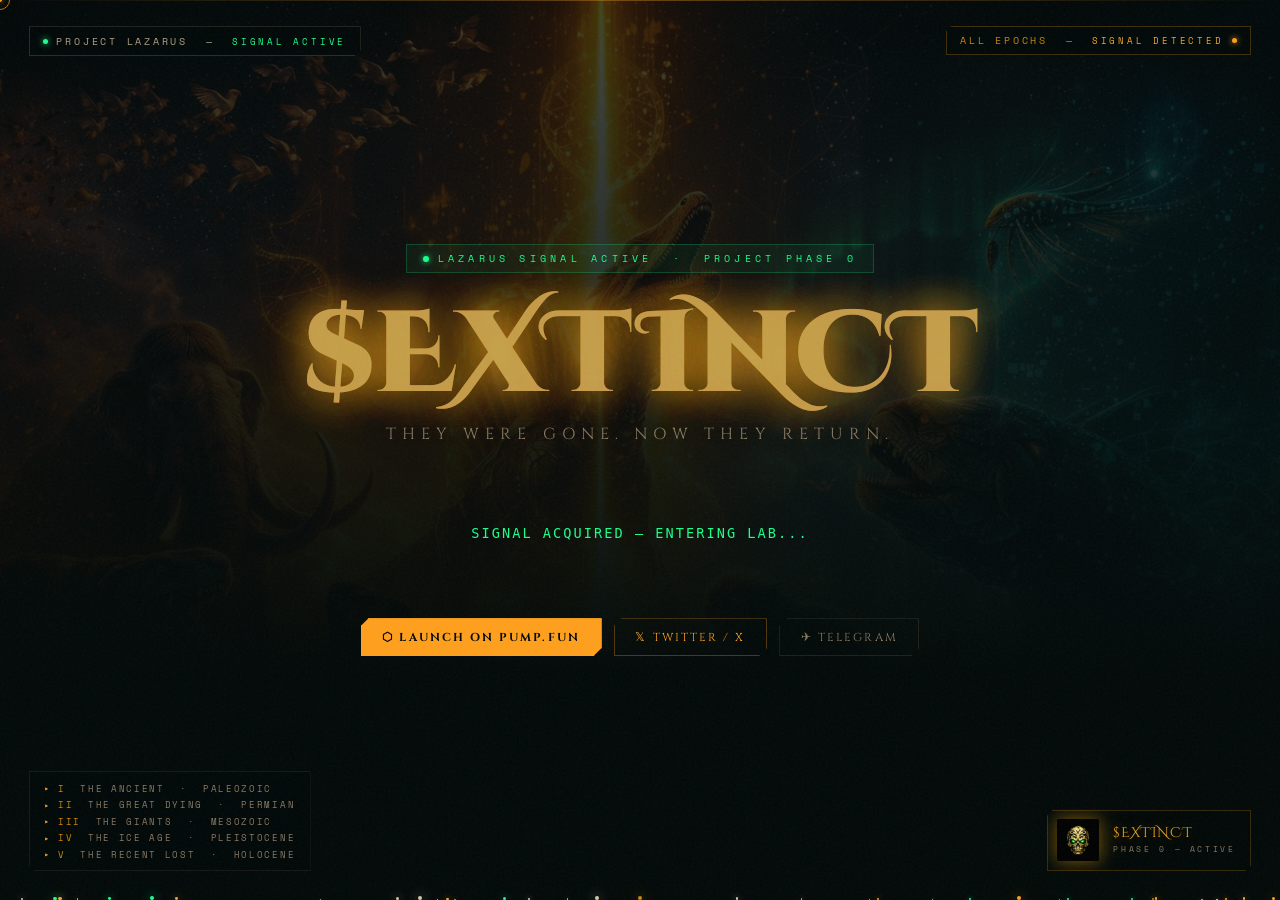
<file: coming-soon.html>
<!DOCTYPE html>
<html lang="en">

<head>
  <meta charset="UTF-8">
  <meta name="viewport" content="width=device-width, initial-scale=1.0">
  <title>$EXTINCT — They Were Gone. Now They Return.</title>
  <link rel="icon" type="image/x-icon" href="assets/images/favicon.ico">
  <link rel="icon" type="image/svg+xml" href="assets/images/favicon.svg">
  <link rel="icon" type="image/png" sizes="32x32" href="assets/images/favicon-32.png">
  <link rel="icon" type="image/png" sizes="16x16" href="assets/images/favicon-16.png">
  <link rel="apple-touch-icon" sizes="192x192" href="assets/images/favicon-192.png">
  <link
    href="https://fonts.googleapis.com/css2?family=Cinzel+Decorative:wght@400;700;900&family=Cinzel:wght@400;600;700&family=Space+Mono:ital,wght@0,400;0,700;1,400&display=swap"
    rel="stylesheet">
  <style>
    *,
    *::before,
    *::after {
      margin: 0;
      padding: 0;
      box-sizing: border-box;
    }

    html {
      font-size: 16px;
      height: 100%;
    }

    :root {
      --bg: #020908;
      --amber: #c8860a;
      --amber-light: #f5a623;
      --amber-glow: #ff9f1c;
      --green: #1aff8c;
      --green-dim: rgba(26, 255, 140, 0.15);
      --bone: #d4c5a9;
      --bone-dim: #8a7a62;
      --border: rgba(200, 134, 10, 0.2);
    }

    body {
      background: var(--bg);
      color: var(--bone);
      font-family: 'Space Mono', monospace;
      min-height: 100vh;
      height: 100%;
      overflow: hidden;
      cursor: none;
      position: relative;
    }

    /* ═══════════════════════════════════
       BACKGROUND IMAGE
    ═══════════════════════════════════ */
    .bg-image {
      position: fixed;
      inset: 0;
      z-index: 0;
      background: linear-gradient(to bottom, rgba(2, 9, 8, 0.75) 0%, #020908 75%, #020908 100%), url(assets/images/extinction_revival.png) center center / cover no-repeat;
      animation: slowzoom 35s ease-in-out infinite alternate;
      transform-origin: center center;
    }

    @keyframes slowzoom {
      0% {
        transform: scale(1.0);
      }

      100% {
        transform: scale(1.08);
      }
    }




    /* ── GRAIN OVERLAY ── */
    body::after {
      content: '';
      position: fixed;
      inset: 0;
      background-image: url("data:image/svg+xml,%3Csvg viewBox='0 0 512 512' xmlns='http://www.w3.org/2000/svg'%3E%3Cfilter id='n'%3E%3CfeTurbulence type='fractalNoise' baseFrequency='0.75' numOctaves='4' stitchTiles='stitch'/%3E%3C/filter%3E%3Crect width='100%25' height='100%25' filter='url(%23n)' opacity='0.04'/%3E%3C/svg%3E");
      pointer-events: none;
      z-index: 9999;
    }

    /* ── ATMOSPHERIC BG ── */
    .bg-atmosphere {
      position: fixed;
      inset: 0;
      background:
        radial-gradient(ellipse 55% 55% at 50% 50%, rgba(200, 134, 10, 0.06) 0%, transparent 65%),
        radial-gradient(ellipse 30% 40% at 15% 20%, rgba(26, 255, 140, 0.03) 0%, transparent 55%),
        radial-gradient(ellipse 40% 35% at 85% 80%, rgba(200, 134, 10, 0.04) 0%, transparent 55%),
        var(--bg);
      pointer-events: none;
      z-index: 0;
    }

    /* Grid lines faint */
    .bg-grid {
      position: fixed;
      inset: 0;
      background-image:
        linear-gradient(rgba(200, 134, 10, 0.018) 1px, transparent 1px),
        linear-gradient(90deg, rgba(200, 134, 10, 0.018) 1px, transparent 1px);
      background-size: 80px 80px;
      pointer-events: none;
      z-index: 0;
      mask-image: radial-gradient(ellipse 75% 80% at center, black 30%, transparent);
    }

    /* ── SCAN LINE ── */
    .scanline {
      position: fixed;
      left: 0;
      right: 0;
      height: 1px;
      background: linear-gradient(to right, transparent, rgba(255, 159, 28, 0.35), transparent);
      animation: scan 7s linear infinite;
      pointer-events: none;
      z-index: 5;
    }

    @keyframes scan {
      0% {
        top: 100%;
        opacity: 0;
      }

      4% {
        opacity: 1;
      }

      96% {
        opacity: 0.25;
      }

      100% {
        top: -2%;
        opacity: 0;
      }
    }

    /* ── PARTICLES ── */
    .particle-field {
      position: fixed;
      inset: 0;
      pointer-events: none;
      z-index: 1;
      overflow: hidden;
    }

    .pdot {
      position: absolute;
      border-radius: 50%;
      animation: rise linear infinite;
      bottom: 0;
    }

    @keyframes rise {
      0% {
        transform: translateY(0) translateX(0) scale(0);
        opacity: 0;
      }

      8% {
        opacity: 1;
        transform: scale(1);
      }

      92% {
        opacity: 0.4;
      }

      100% {
        transform: translateY(-105vh) translateX(var(--dx)) scale(0.5);
        opacity: 0;
      }
    }

    /* ── MAIN LAYOUT ── */
    .page {
      position: relative;
      z-index: 10;
      width: 100vw;
      height: 100vh;
      display: flex;
      flex-direction: column;
      align-items: center;
      justify-content: center;
      padding: 0;
    }

    /* ══════════════════════════════
   CORNER LABELS
══════════════════════════════ */
    .corner {
      position: fixed;
      z-index: 20;
    }

    /* Shared pill style */
    .corner-pill {
      display: inline-flex;
      align-items: center;
      gap: 0.5rem;
      padding: 0.4rem 0.85rem;
      background: rgba(2, 9, 8, 0.75);
      backdrop-filter: blur(12px);
      border: 1px solid rgba(200, 134, 10, 0.2);
      white-space: nowrap;
    }

    .corner-dot {
      width: 5px;
      height: 5px;
      border-radius: 50%;
      flex-shrink: 0;
      animation: blink 1.8s ease infinite;
    }

    @keyframes blink {

      0%,
      100% {
        opacity: 1;
      }

      50% {
        opacity: 0.15;
      }
    }

    /* TOP LEFT */
    .corner-tl {
      top: 1.6rem;
      left: 1.8rem;
    }

    .corner-tl .corner-pill {
      border-color: rgba(138, 122, 98, 0.3);
      clip-path: polygon(0 0, 100% 0, 100% calc(100% - 6px), calc(100% - 6px) 100%, 0 100%);
    }

    .corner-tl .corner-dot {
      background: var(--green);
      box-shadow: 0 0 6px var(--green);
    }

    .corner-tl .label-text {
      font-size: 0.62rem;
      letter-spacing: 0.28em;
      text-transform: uppercase;
      color: #b0a088;
      font-family: 'Space Mono', monospace;
    }

    .corner-tl .label-text em {
      font-style: normal;
      color: var(--green);
      font-size: 0.58rem;
    }

    /* TOP RIGHT */
    .corner-tr {
      top: 1.6rem;
      right: 1.8rem;
      text-align: right;
    }

    .corner-tr .corner-pill {
      border-color: rgba(200, 134, 10, 0.3);
      clip-path: polygon(6px 0, 100% 0, 100% 100%, 0 100%, 0 6px);
      flex-direction: row-reverse;
    }

    .corner-tr .corner-dot {
      background: var(--amber-glow);
      box-shadow: 0 0 6px var(--amber-glow);
    }

    .corner-tr .label-text {
      font-size: 0.62rem;
      letter-spacing: 0.28em;
      text-transform: uppercase;
      color: var(--amber);
      font-family: 'Space Mono', monospace;
    }

    .corner-tr .label-text em {
      font-style: normal;
      color: var(--amber-light);
      font-size: 0.58rem;
    }

    /* BOTTOM LEFT — Epoch list */
    .corner-bl {
      bottom: 1.8rem;
      left: 1.8rem;
    }

    .corner-bl .corner-pill {
      border-color: rgba(138, 122, 98, 0.15);
      padding: 0.6rem 0.9rem;
      flex-direction: column;
      align-items: flex-start;
      gap: 0.25rem;
      clip-path: polygon(0 0, 100% 0, 100% 100%, 6px 100%, 0 calc(100% - 6px));
    }

    .epoch-list {
      display: flex;
      flex-direction: column;
      gap: 0.22rem;
    }

    .epoch-item {
      font-size: 0.58rem;
      letter-spacing: 0.18em;
      text-transform: uppercase;
      color: var(--bone-dim);
      font-family: 'Space Mono', monospace;
      display: flex;
      align-items: center;
      gap: 0.45rem;
    }

    .epoch-item::before {
      content: '▸';
      color: var(--amber-glow);
      font-size: 0.5rem;
      flex-shrink: 0;
    }

    .epoch-item span {
      color: var(--amber);
    }

    /* BOTTOM RIGHT — Logo badge */
    .corner-br {
      bottom: 1.8rem;
      right: 1.8rem;
    }

    .logo-badge {
      display: flex;
      align-items: center;
      gap: 0.9rem;
      padding: 0.55rem 0.9rem 0.55rem 0.55rem;
      background: rgba(2, 9, 8, 0.8);
      backdrop-filter: blur(12px);
      border: 1px solid rgba(200, 134, 10, 0.25);
      clip-path: polygon(6px 0, 100% 0, 100% calc(100% - 6px), calc(100% - 6px) 100%, 0 100%, 0 6px);
    }

    .logo-img {
      width: 42px;
      height: 42px;
      object-fit: contain;
      filter: drop-shadow(0 0 8px rgba(200, 134, 10, 0.5)) drop-shadow(0 0 16px rgba(200, 134, 10, 0.2));
      border-radius: 2px;
    }

    .logo-text-stack {
      display: flex;
      flex-direction: column;
      gap: 0.18rem;
    }

    .logo-main {
      font-family: 'Cinzel Decorative', serif;
      font-size: 0.88rem;
      color: var(--amber-light);
      letter-spacing: 0.06em;
      text-shadow: 0 0 14px rgba(245, 166, 35, 0.4);
      line-height: 1;
    }

    .logo-sub {
      font-size: 0.52rem;
      letter-spacing: 0.32em;
      text-transform: uppercase;
      color: var(--bone-dim);
      font-family: 'Space Mono', monospace;
    }

    /* ══════════════════════════════
   CENTER CONTENT
══════════════════════════════ */
    .center-content {
      display: flex;
      flex-direction: column;
      align-items: center;
      text-align: center;
      position: relative;
      z-index: 10;
      gap: 0;
    }

    /* Badge */
    .signal-badge {
      display: inline-flex;
      align-items: center;
      gap: 0.55rem;
      font-size: 0.63rem;
      letter-spacing: 0.42em;
      color: var(--green);
      background: rgba(26, 255, 140, 0.05);
      border: 1px solid rgba(26, 255, 140, 0.2);
      padding: 0.38rem 1rem;
      text-transform: uppercase;
      margin-bottom: 1.6rem;
      animation: badge-pulse 3s ease infinite;
    }

    @keyframes badge-pulse {

      0%,
      100% {
        border-color: rgba(26, 255, 140, 0.2);
        box-shadow: none;
      }

      50% {
        border-color: rgba(26, 255, 140, 0.45);
        box-shadow: 0 0 18px rgba(26, 255, 140, 0.1);
      }
    }

    /* Main title */
    .main-title {
      font-family: 'Cinzel Decorative', serif;
      font-size: clamp(3.5rem, 9vw, 7.5rem);
      font-weight: 900;
      line-height: 1;
      color: var(--amber-light);
      text-shadow:
        0 0 40px rgba(245, 166, 35, 0.4),
        0 0 80px rgba(245, 166, 35, 0.12);
      position: relative;
      animation: titleIn 1.6s cubic-bezier(0.16, 1, 0.3, 1) both;
      margin-bottom: 0.6rem;
    }

    /* Glitch */
    .main-title::before,
    .main-title::after {
      content: attr(data-text);
      position: absolute;
      inset: 0;
      font-family: inherit;
      font-size: inherit;
      font-weight: inherit;
    }

    .main-title::before {
      color: rgba(255, 50, 100, 0.3);
      animation: glA 6s infinite;
    }

    .main-title::after {
      color: rgba(0, 255, 180, 0.2);
      animation: glB 6s infinite;
    }

    @keyframes glA {

      0%,
      87%,
      100% {
        clip-path: none;
        transform: none;
      }

      89% {
        clip-path: inset(20% 0 55% 0);
        transform: translateX(-4px);
      }

      91% {
        clip-path: inset(65% 0 8% 0);
        transform: translateX(4px);
      }

      93% {
        clip-path: none;
        transform: none;
      }
    }

    @keyframes glB {

      0%,
      88%,
      100% {
        clip-path: none;
        transform: none;
      }

      90% {
        clip-path: inset(50% 0 18% 0);
        transform: translateX(4px);
      }

      92% {
        clip-path: inset(10% 0 65% 0);
        transform: translateX(-3px);
      }

      94% {
        clip-path: none;
        transform: none;
      }
    }

    @keyframes titleIn {
      from {
        opacity: 0;
        transform: translateY(28px);
        filter: blur(8px);
      }

      to {
        opacity: 1;
        transform: translateY(0);
        filter: blur(0);
      }
    }

    .tagline {
      font-family: 'Cinzel', serif;
      font-size: clamp(0.75rem, 1.8vw, 1rem);
      letter-spacing: 0.38em;
      color: var(--bone-dim);
      text-transform: uppercase;
      margin-bottom: 3rem;
      animation: fadeUp 1.4s 0.3s both;
    }

    /* ── COUNTDOWN ── */
    .countdown-wrap {
      margin-bottom: 2.8rem;
      animation: fadeUp 1.4s 0.5s both;
    }

    .countdown-label {
      font-size: 0.6rem;
      letter-spacing: 0.42em;
      color: var(--bone-dim);
      text-transform: uppercase;
      margin-bottom: 1rem;
      display: flex;
      align-items: center;
      justify-content: center;
      gap: 0.6rem;
    }

    .countdown-label::before,
    .countdown-label::after {
      content: '';
      display: block;
      width: 40px;
      height: 1px;
      background: linear-gradient(to right, transparent, rgba(200, 134, 10, 0.4));
    }

    .countdown-label::after {
      background: linear-gradient(to left, transparent, rgba(200, 134, 10, 0.4));
    }

    .countdown {
      display: flex;
      align-items: center;
      gap: 0.5rem;
    }

    .cd-unit {
      display: flex;
      flex-direction: column;
      align-items: center;
      gap: 0.3rem;
      min-width: 80px;
    }

    .cd-num {
      font-family: 'Cinzel Decorative', serif;
      font-size: clamp(2rem, 4.5vw, 3.2rem);
      color: var(--amber-light);
      line-height: 1;
      text-shadow: 0 0 20px rgba(245, 166, 35, 0.35);
      background: rgba(2, 9, 8, 0.6);
      border: 1px solid rgba(200, 134, 10, 0.22);
      padding: 0.55rem 0.8rem;
      clip-path: polygon(6px 0, 100% 0, 100% calc(100%-6px), calc(100%-6px) 100%, 0 100%, 0 6px);
      min-width: 80px;
      text-align: center;
      position: relative;
      overflow: hidden;
      backdrop-filter: blur(8px);
    }

    .cd-num::after {
      content: '';
      position: absolute;
      left: 0;
      right: 0;
      top: 50%;
      height: 1px;
      background: rgba(200, 134, 10, 0.12);
    }

    .cd-lbl {
      font-size: 0.52rem;
      letter-spacing: 0.3em;
      color: var(--bone-dim);
      text-transform: uppercase;
    }

    .cd-sep {
      font-family: 'Cinzel Decorative', serif;
      font-size: 2rem;
      color: rgba(200, 134, 10, 0.3);
      line-height: 1;
      margin-bottom: 1.4rem;
      animation: sepBlink 1.2s ease infinite;
    }

    @keyframes sepBlink {

      0%,
      100% {
        opacity: 0.3;
      }

      50% {
        opacity: 0.8;
      }
    }

    /* ── SOCIAL LINKS ── */
    .social-row {
      display: flex;
      align-items: center;
      gap: 0.75rem;
      animation: fadeUp 1.4s 0.7s both;
    }

    .social-btn {
      display: inline-flex;
      align-items: center;
      gap: 0.5rem;
      font-family: 'Cinzel', serif;
      font-size: 0.72rem;
      letter-spacing: 0.18em;
      text-transform: uppercase;
      text-decoration: none;
      padding: 0.65rem 1.3rem;
      border: 1px solid;
      transition: all 0.28s ease;
      cursor: pointer;
      clip-path: polygon(8px 0, 100% 0, 100% calc(100% - 8px), calc(100% - 8px) 100%, 0 100%, 0 8px);
    }

    .social-btn.primary {
      background: var(--amber-glow);
      color: var(--bg);
      border-color: var(--amber-glow);
      font-weight: 700;
    }

    .social-btn.primary:hover {
      background: #ffb347;
      box-shadow: 0 0 28px rgba(255, 159, 28, 0.45), 0 0 55px rgba(255, 159, 28, 0.12);
      transform: translateY(-2px);
    }

    .social-btn.outline {
      background: transparent;
      color: var(--amber-glow);
      border-color: rgba(255, 159, 28, 0.3);
    }

    .social-btn.outline:hover {
      border-color: var(--amber-glow);
      background: rgba(255, 159, 28, 0.06);
      transform: translateY(-2px);
    }

    .social-btn.ghost {
      background: transparent;
      color: var(--bone-dim);
      border-color: rgba(138, 122, 98, 0.2);
    }

    .social-btn.ghost:hover {
      color: var(--bone);
      border-color: rgba(138, 122, 98, 0.45);
      transform: translateY(-2px);
    }

    @keyframes fadeUp {
      from {
        opacity: 0;
        transform: translateY(16px);
      }

      to {
        opacity: 1;
        transform: translateY(0);
      }
    }

    /* ── RESPONSIVE ── */
    @media (max-width: 700px) {

      .corner-tl,
      .corner-tr {
        display: none;
      }

      .corner-bl {
        display: none;
      }

      .corner-br {
        bottom: 1.2rem;
        right: 1rem;
      }

      .cd-unit {
        min-width: 60px;
      }

      .cd-num {
        font-size: 1.8rem;
        min-width: 60px;
        padding: 0.45rem 0.6rem;
      }

      .social-row {
        flex-wrap: wrap;
        justify-content: center;
      }

      .watermark {
        font-size: 5rem;
      }
    }

    @media (max-width: 400px) {
      .cd-sep {
        font-size: 1.4rem;
      }
    }

    ::-webkit-scrollbar {
      width: 3px;
    }

    ::-webkit-scrollbar-thumb {
      background: var(--amber);
    }
  
    /* Custom cursor */
    body { cursor: none !important; }
    #customCursor { position:fixed;top:0;left:0;width:20px;height:20px;pointer-events:none;z-index:99999;transform:translate(-50%,-50%);transition:opacity 0.2s ease; }
    #customCursor .cursor-ring { position:absolute;inset:0;border:1.5px solid rgba(255,159,28,0.7);border-radius:50%;animation:cur-pulse 2s ease infinite; }
    #customCursor .cursor-dot { position:absolute;top:50%;left:50%;width:4px;height:4px;background:#ff9f1c;border-radius:50%;transform:translate(-50%,-50%);box-shadow:0 0 6px #ff9f1c; }
    @keyframes cur-pulse { 0%,100%{opacity:.7;transform:scale(1)} 50%{opacity:1;transform:scale(1.15)} }
    a,button { cursor: none !important; }
  </style>
</head>

<body>
<div id="customCursor"><div class="cursor-ring"></div><div class="cursor-dot"></div></div>
<script>
  (function(){
    var cur=document.getElementById('customCursor');
    document.addEventListener('mousemove',function(e){cur.style.left=e.clientX+'px';cur.style.top=e.clientY+'px';});
    document.addEventListener('mouseleave',function(){cur.style.opacity='0';});
    document.addEventListener('mouseenter',function(){cur.style.opacity='1';});
  })();
</script>

  <!-- BACKGROUND -->
  <div class="bg-image"></div>
  <div class="overlay-vignette"></div>
  <div class="overlay-fade"></div>
  <div class="overlay-beam"></div>
  <div class="overlay-grain"></div>
  <div class="scanline"></div>
  <div class="particle-field" id="particleField"></div>

  <!-- ──────── CORNER: TOP LEFT ──────── -->
  <div class="corner corner-tl">
    <div class="corner-pill">
      <span class="corner-dot"></span>
      <span class="label-text">PROJECT LAZARUS &nbsp;—&nbsp; <em>SIGNAL ACTIVE</em></span>
    </div>
  </div>

  <!-- ──────── CORNER: TOP RIGHT ──────── -->
  <div class="corner corner-tr">
    <div class="corner-pill">
      <span class="corner-dot"></span>
      <span class="label-text">ALL EPOCHS &nbsp;—&nbsp; <em>SIGNAL DETECTED</em></span>
    </div>
  </div>

  <!-- ──────── CORNER: BOTTOM LEFT ──────── -->
  <div class="corner corner-bl">
    <div class="corner-pill">
      <div class="epoch-list">
        <div class="epoch-item"><span>I</span> &nbsp;The Ancient &nbsp;·&nbsp; Paleozoic</div>
        <div class="epoch-item"><span>II</span> &nbsp;The Great Dying &nbsp;·&nbsp; Permian</div>
        <div class="epoch-item"><span>III</span> &nbsp;The Giants &nbsp;·&nbsp; Mesozoic</div>
        <div class="epoch-item"><span>IV</span> &nbsp;The Ice Age &nbsp;·&nbsp; Pleistocene</div>
        <div class="epoch-item"><span>V</span> &nbsp;The Recent Lost &nbsp;·&nbsp; Holocene</div>
      </div>
    </div>
  </div>

  <!-- ──────── CORNER: BOTTOM RIGHT ──────── -->
  <div class="corner corner-br">
    <div class="logo-badge">
      <img class="logo-img"
        src="[data-uri]"
        alt="$EXTINCT Logo">
      <div class="logo-text-stack">
        <span class="logo-main">$EXTINCT</span>
        <span class="logo-sub">Phase 0 — Active</span>
      </div>
    </div>
  </div>

  <!-- ──────── CENTER ──────── -->
  <div class="page">
    <div class="center-content">

      <div class="signal-badge">
        <span
          style="width:6px;height:6px;border-radius:50%;background:var(--green);animation:blink 1.5s infinite;flex-shrink:0;box-shadow:0 0 6px var(--green);"></span>
        Lazarus Signal Active &nbsp;·&nbsp; Project Phase 0
      </div>

      <h1 class="main-title" data-text="$EXTINCT">$EXTINCT</h1>
      <p class="tagline">They Were Gone. Now They Return.</p>

      <div class="countdown-wrap">
        <div class="countdown-label">Resurrection Begins In</div>
        <div class="countdown" id="countdown">
          <div class="cd-unit">
            <div class="cd-num" id="cd-days">00</div>
            <div class="cd-lbl">Days</div>
          </div>
          <div class="cd-sep">:</div>
          <div class="cd-unit">
            <div class="cd-num" id="cd-hours">00</div>
            <div class="cd-lbl">Hours</div>
          </div>
          <div class="cd-sep">:</div>
          <div class="cd-unit">
            <div class="cd-num" id="cd-mins">00</div>
            <div class="cd-lbl">Minutes</div>
          </div>
          <div class="cd-sep">:</div>
          <div class="cd-unit">
            <div class="cd-num" id="cd-secs">00</div>
            <div class="cd-lbl">Seconds</div>
          </div>
        </div>
      </div>

      <div class="social-row">
        <a href="https://pump.fun" target="_blank" rel="noopener" class="social-btn primary">⬡ Launch on Pump.fun</a>
        <a href="https://x.com/theextinctclub" target="_blank" rel="noopener" class="social-btn outline">𝕏 Twitter / X</a>
        <a href="https://t.me/theextinctclub" target="_blank" rel="noopener" class="social-btn ghost">✈ Telegram</a>
      </div>

    </div>
  </div>

  <div id="pf" style="position:fixed;inset:0;pointer-events:none;z-index:1;overflow:hidden;"></div>

  <script>
    // Particles
    const pf = document.getElementById('pf');
    const colors = ['#f5a623', '#1aff8c', '#c8860a', '#d4c5a9', '#ff9f1c'];
    const n = window.innerWidth < 600 ? 18 : 35;
    for (let i = 0; i < n; i++) {
      const p = document.createElement('div');
      p.className = 'pdot';
      const s = Math.random() * 3 + 1;
      const c = colors[~~(Math.random() * colors.length)];
      p.style.cssText = `width:${s}px;height:${s}px;background:${c};left:${Math.random() * 100}%;animation-duration:${11 + Math.random() * 13}s;animation-delay:${-(Math.random() * 28)}s;--dx:${(Math.random() - .5) * 180}px;box-shadow:0 0 ${s * 3}px ${c};`;
      pf.appendChild(p);
    }

    // Countdown with auto-redirect on launch
    const LAUNCH = new Date('2026-03-03T15:00:00.000Z').getTime();
    const pad = v => String(v).padStart(2, '0');

    function redirectToMain() {
      const wrap = document.querySelector('.countdown-wrap');
      if (wrap) {
        wrap.style.transition = 'opacity 0.8s ease';
        wrap.style.opacity = '0';
        setTimeout(() => {
          wrap.innerHTML = '<div style="text-align:center;padding:2rem 0;font-family:monospace;color:#1aff8c;letter-spacing:0.15em;font-size:0.85rem;">SIGNAL ACQUIRED — ENTERING LAB...</div>';
          wrap.style.opacity = '1';
          wrap.style.transition = 'opacity 0.5s ease';
        }, 800);
      }
      setTimeout(() => { window.location.href = 'index.html'; }, 3000);
    }

    if (Date.now() >= LAUNCH) {
      redirectToMain();
    } else {
      function tick() {
        const diff = LAUNCH - Date.now();
        if (diff <= 0) { redirectToMain(); return; }
        const d = Math.floor(diff / 86400000);
        const h = Math.floor((diff % 86400000) / 3600000);
        const m = Math.floor((diff % 3600000) / 60000);
        const s = Math.floor((diff % 60000) / 1000);
        document.getElementById('cd-days').textContent  = pad(d);
        document.getElementById('cd-hours').textContent = pad(h);
        document.getElementById('cd-mins').textContent  = pad(m);
        document.getElementById('cd-secs').textContent  = pad(s);
        setTimeout(tick, 1000);
      }
      tick();
    }
  </script>
</body>

</html>
</file>
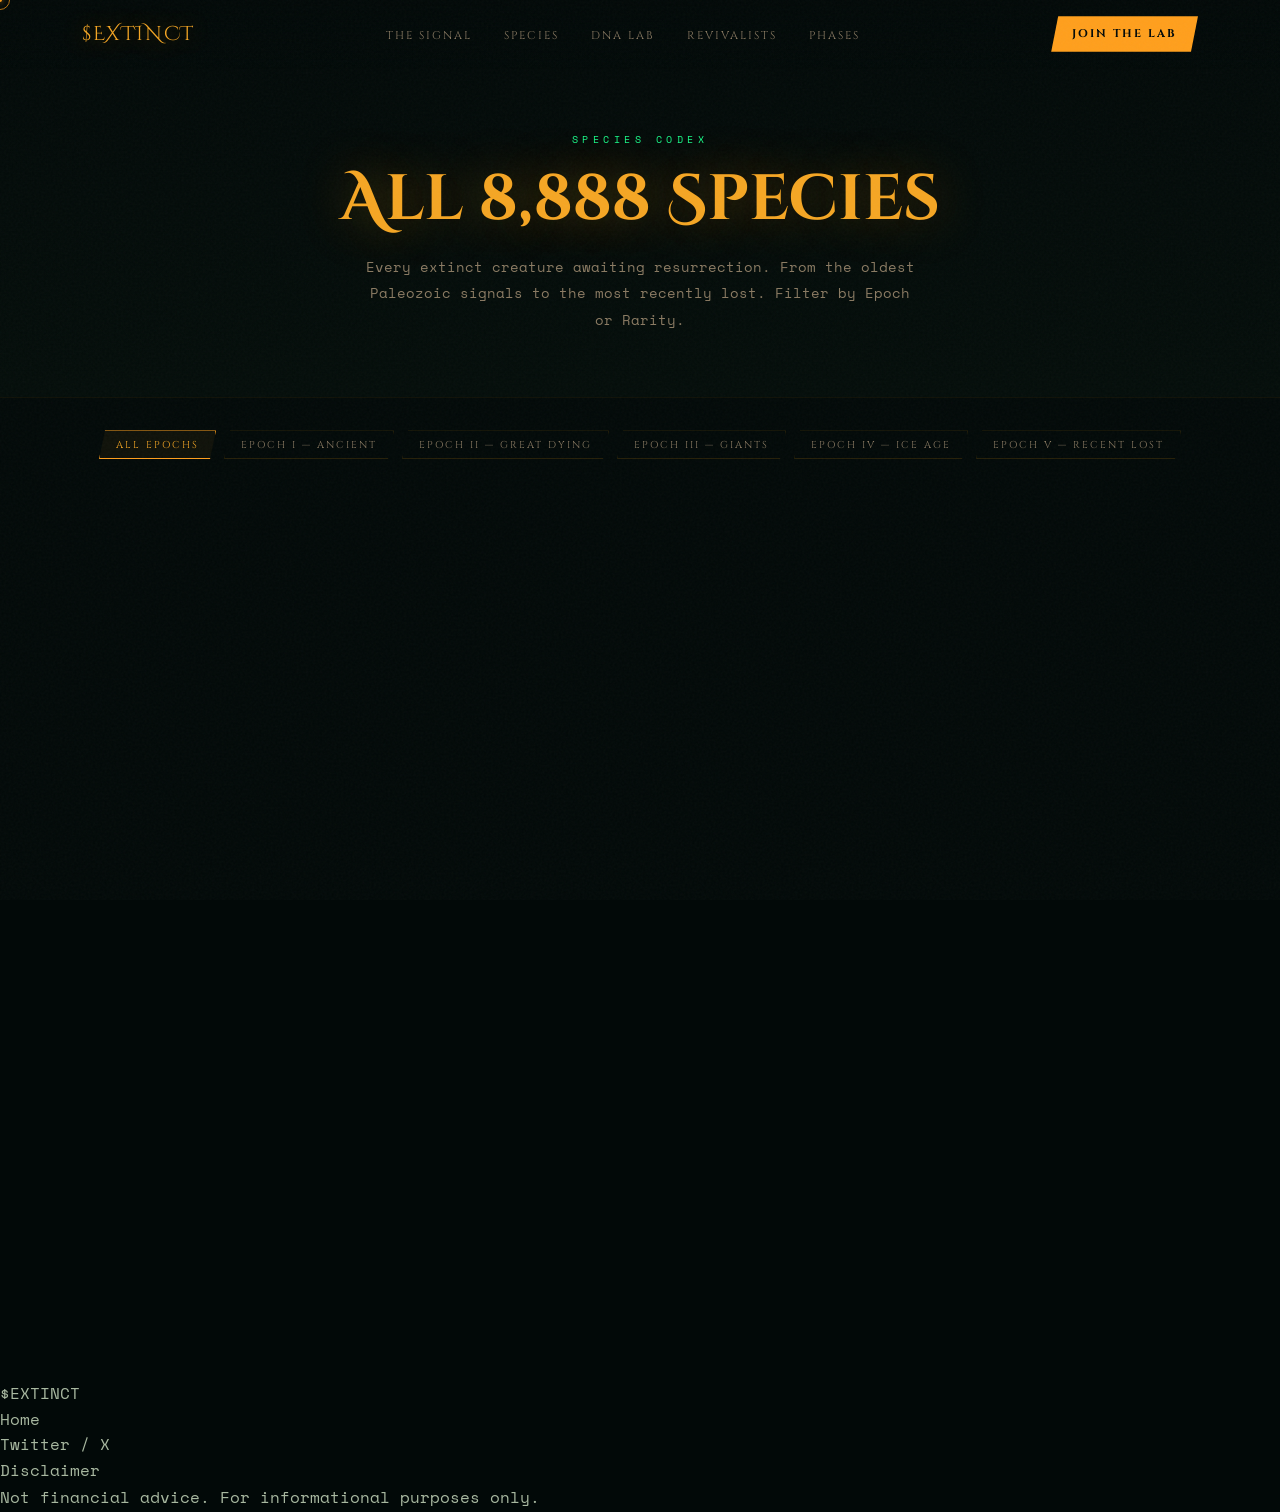
<file: pages/codex.html>
<!DOCTYPE html>
<html lang="en">
<head>
  <meta charset="UTF-8">
  <meta name="viewport" content="width=device-width, initial-scale=1.0">
  <title>Species Codex — $EXTINCT</title>
  <link rel="icon" type="image/x-icon" href="../assets/images/favicon.ico">
  <link rel="icon" type="image/svg+xml" href="../assets/images/favicon.svg">
  <link rel="icon" type="image/png" sizes="32x32" href="../assets/images/favicon-32.png">
  <link rel="icon" type="image/png" sizes="16x16" href="../assets/images/favicon-16.png">
  <link rel="apple-touch-icon" sizes="192x192" href="../assets/images/favicon-192.png">
  <link rel="preconnect" href="https://fonts.googleapis.com">
  <link rel="preconnect" href="https://fonts.gstatic.com" crossorigin>
  <link href="https://fonts.googleapis.com/css2?family=Cinzel+Decorative:wght@400;700;900&family=Cinzel:wght@400;600;700&family=Space+Mono:ital,wght@0,400;0,700;1,400&display=swap" rel="stylesheet">
  <link rel="stylesheet" href="../css/variables.css">
  <link rel="stylesheet" href="../css/base.css">
  <link rel="stylesheet" href="../css/components.css">
  <link rel="stylesheet" href="../css/navbar.css">
  <link rel="stylesheet" href="../css/nft.css">
  <style>
    .page-hero {
      padding: calc(var(--nav-height) + 4rem) 0 4rem;
      text-align: center;
      background: linear-gradient(to bottom, var(--bg), var(--bg-2));
      border-bottom: 1px solid var(--border-subtle);
    }

    .page-hero .section-eyebrow { justify-content: center; }
    .page-hero .section-eyebrow::before { display: none; }

    .page-hero h1 {
      font-family: var(--font-display);
      font-size: clamp(2rem, 5vw, 4rem);
      color: var(--amber-light);
      text-shadow: var(--glow-amber);
      margin: 1rem 0;
    }

    .page-hero p {
      font-size: var(--text-base);
      color: var(--bone-dim);
      max-width: 560px;
      margin: 0 auto;
      line-height: 1.9;
    }

    .codex-filters {
      display: flex;
      flex-wrap: wrap;
      gap: 0.5rem;
      justify-content: center;
      padding: 2rem;
    }

    .filter-btn {
      font-family: var(--font-title);
      font-size: var(--text-xs);
      letter-spacing: 0.2em;
      text-transform: uppercase;
      padding: 0.4rem 1rem;
      border: 1px solid var(--border);
      background: transparent;
      color: var(--bone-dim);
      cursor: pointer;
      transition: all var(--transition-fast);
      clip-path: polygon(6px 0%, 100% 0%, calc(100% - 6px) 100%, 0% 100%);
    }

    .filter-btn:hover,
    .filter-btn.active {
      border-color: var(--amber-glow);
      color: var(--amber-light);
      background: rgba(255,159,28,0.05);
    }

    .codex-section { padding: 4rem 0 6rem; }

    .epoch-heading {
      display: flex;
      align-items: center;
      gap: 1rem;
      margin-bottom: 2rem;
      padding-bottom: 1rem;
      border-bottom: 1px solid var(--border-subtle);
    }

    .epoch-heading-num {
      font-family: var(--font-display);
      font-size: 0.6rem;
      color: var(--amber-glow);
      letter-spacing: 0.3em;
    }

    .epoch-heading-name {
      font-family: var(--font-title);
      font-size: var(--text-2xl);
      color: var(--bone);
    }

    .epoch-heading-count {
      margin-left: auto;
      font-size: var(--text-xs);
      color: var(--bone-dim);
      letter-spacing: 0.2em;
    }

    .epoch-section { margin-bottom: 5rem; }

    @media (max-width: 600px) {
      .codex-filters { padding: 1.5rem 1rem; }
      .nft-grid { grid-template-columns: 1fr; }
    }
  
    /* Custom cursor */
    body { cursor: none; }
    #customCursor { position:fixed;top:0;left:0;width:20px;height:20px;pointer-events:none;z-index:99999;transform:translate(-50%,-50%);transition:opacity 0.2s ease; }
    #customCursor .cursor-ring { position:absolute;inset:0;border:1.5px solid rgba(255,159,28,0.7);border-radius:50%;animation:cur-pulse 2s ease infinite; }
    #customCursor .cursor-dot { position:absolute;top:50%;left:50%;width:4px;height:4px;background:#ff9f1c;border-radius:50%;transform:translate(-50%,-50%);box-shadow:0 0 6px #ff9f1c; }
    @keyframes cur-pulse { 0%,100%{opacity:.7;transform:scale(1)} 50%{opacity:1;transform:scale(1.15)} }
    a, button { cursor: none; }
  </style>
</head>
<body>
<div id="customCursor"><div class="cursor-ring"></div><div class="cursor-dot"></div></div>
<script>
  (function(){
    var cur=document.getElementById('customCursor');
    document.addEventListener('mousemove',function(e){cur.style.left=e.clientX+'px';cur.style.top=e.clientY+'px';});
    document.addEventListener('mouseleave',function(){cur.style.opacity='0';});
    document.addEventListener('mouseenter',function(){cur.style.opacity='1';});
  })();
</script>

<!-- NAV -->
<nav id="navbar">
  <div class="nav-inner">
    <a href="../index.html" class="nav-logo">$EXTINCT</a>
    <ul class="nav-links">
      <li><a href="../index.html#lore">The Signal</a></li>
      <li><a href="../index.html#nft">Species</a></li>
      <li><a href="../index.html#lab">DNA Lab</a></li>
      <li><a href="../index.html#hierarchy">Revivalists</a></li>
      <li><a href="../index.html#roadmap">Phases</a></li>
    </ul>
    <a href="../index.html#cta" class="nav-cta">Join the Lab</a>
    <button class="nav-hamburger" id="hamburger" aria-label="Toggle menu">
      <span></span><span></span><span></span>
    </button>
  </div>
</nav>

<div class="nav-mobile" id="mobileMenu">
  <a href="../index.html#lore"      onclick="closeMobile()">The Signal</a>
  <a href="../index.html#nft"       onclick="closeMobile()">Species Codex</a>
  <a href="../index.html#lab"       onclick="closeMobile()">DNA Lab</a>
  <a href="../index.html#hierarchy" onclick="closeMobile()">Revivalists</a>
  <a href="../index.html#roadmap"   onclick="closeMobile()">Phases</a>
  <a href="../index.html#cta" class="mobile-cta" onclick="closeMobile()">⬡ Join the Lab</a>
</div>

<!-- PAGE HERO -->
<div class="page-hero">
  <div class="container">
    <div class="section-eyebrow">Species Codex</div>
    <h1>All 8,888 Species</h1>
    <p>Every extinct creature awaiting resurrection. From the oldest Paleozoic signals to the most recently lost. Filter by Epoch or Rarity.</p>
  </div>
</div>

<!-- FILTERS -->
<div class="codex-filters">
  <button class="filter-btn active" data-filter="all">All Epochs</button>
  <button class="filter-btn" data-filter="I">Epoch I — Ancient</button>
  <button class="filter-btn" data-filter="II">Epoch II — Great Dying</button>
  <button class="filter-btn" data-filter="III">Epoch III — Giants</button>
  <button class="filter-btn" data-filter="IV">Epoch IV — Ice Age</button>
  <button class="filter-btn" data-filter="V">Epoch V — Recent Lost</button>
</div>

<!-- CODEX GRID -->
<section class="codex-section">
  <div class="container">
    <div class="nft-grid" id="codexGrid"></div>
  </div>
</section>

<!-- FOOTER -->
<footer>
  <div class="footer-inner">
    <div class="footer-logo">$EXTINCT</div>
    <ul class="footer-links">
      <li><a href="../index.html">Home</a></li>
      <li><a href="https://x.com/theextinctclub" target="_blank" rel="noopener">Twitter / X</a></li>
      
      <li><a href="disclaimer.html">Disclaimer</a></li>
    </ul>
    <p class="footer-disclaimer">Not financial advice. For informational purposes only.</p>
  </div>
</footer>

<script src="../js/creatures.js"></script>
<script src="../js/main.js"></script>
<script>
  // Render all creatures
  const renderCodex = () => {
    const grid = document.getElementById('codexGrid');
    if (!grid) return;

    grid.innerHTML = CREATURE_DATA.map((c, i) => `
      <div class="nft-card reveal reveal-delay-${i % 4}" data-epoch="${c.epoch}">
        <div class="card-visual">
          <svg class="creature-silhouette" viewBox="${c.svgViewBox}" fill="none">${c.svgContent}</svg>
          <div class="card-scan"></div>
          <div class="card-reveal">
            <div class="reveal-signal">⬡ Ghost DNA Signal<br>Detected — ${c.epochSignal}</div>
            <div class="reveal-cta">Deploy $EXTINCT to Resurrect</div>
          </div>
          <div class="card-status"><span class="status-dot"></span> Dormant Shard</div>
        </div>
        <div class="card-info">
          <div class="card-epoch">${c.epochLabel}</div>
          <div class="card-name">${c.name}</div>
          <div class="card-traits">
            ${c.traits.map(t => `<span class="trait trait-${t.type}">${t.label}</span>`).join('')}
          </div>
        </div>
      </div>
    `).join('');
  };

  // Filter functionality
  document.querySelectorAll('.filter-btn').forEach(btn => {
    btn.addEventListener('click', () => {
      document.querySelectorAll('.filter-btn').forEach(b => b.classList.remove('active'));
      btn.classList.add('active');
      const filter = btn.dataset.filter;
      document.querySelectorAll('.nft-card').forEach(card => {
        card.style.display = (filter === 'all' || card.dataset.epoch === filter) ? '' : 'none';
      });
    });
  });

  document.addEventListener('DOMContentLoaded', renderCodex);
</script>
</body>
</html>
</file>
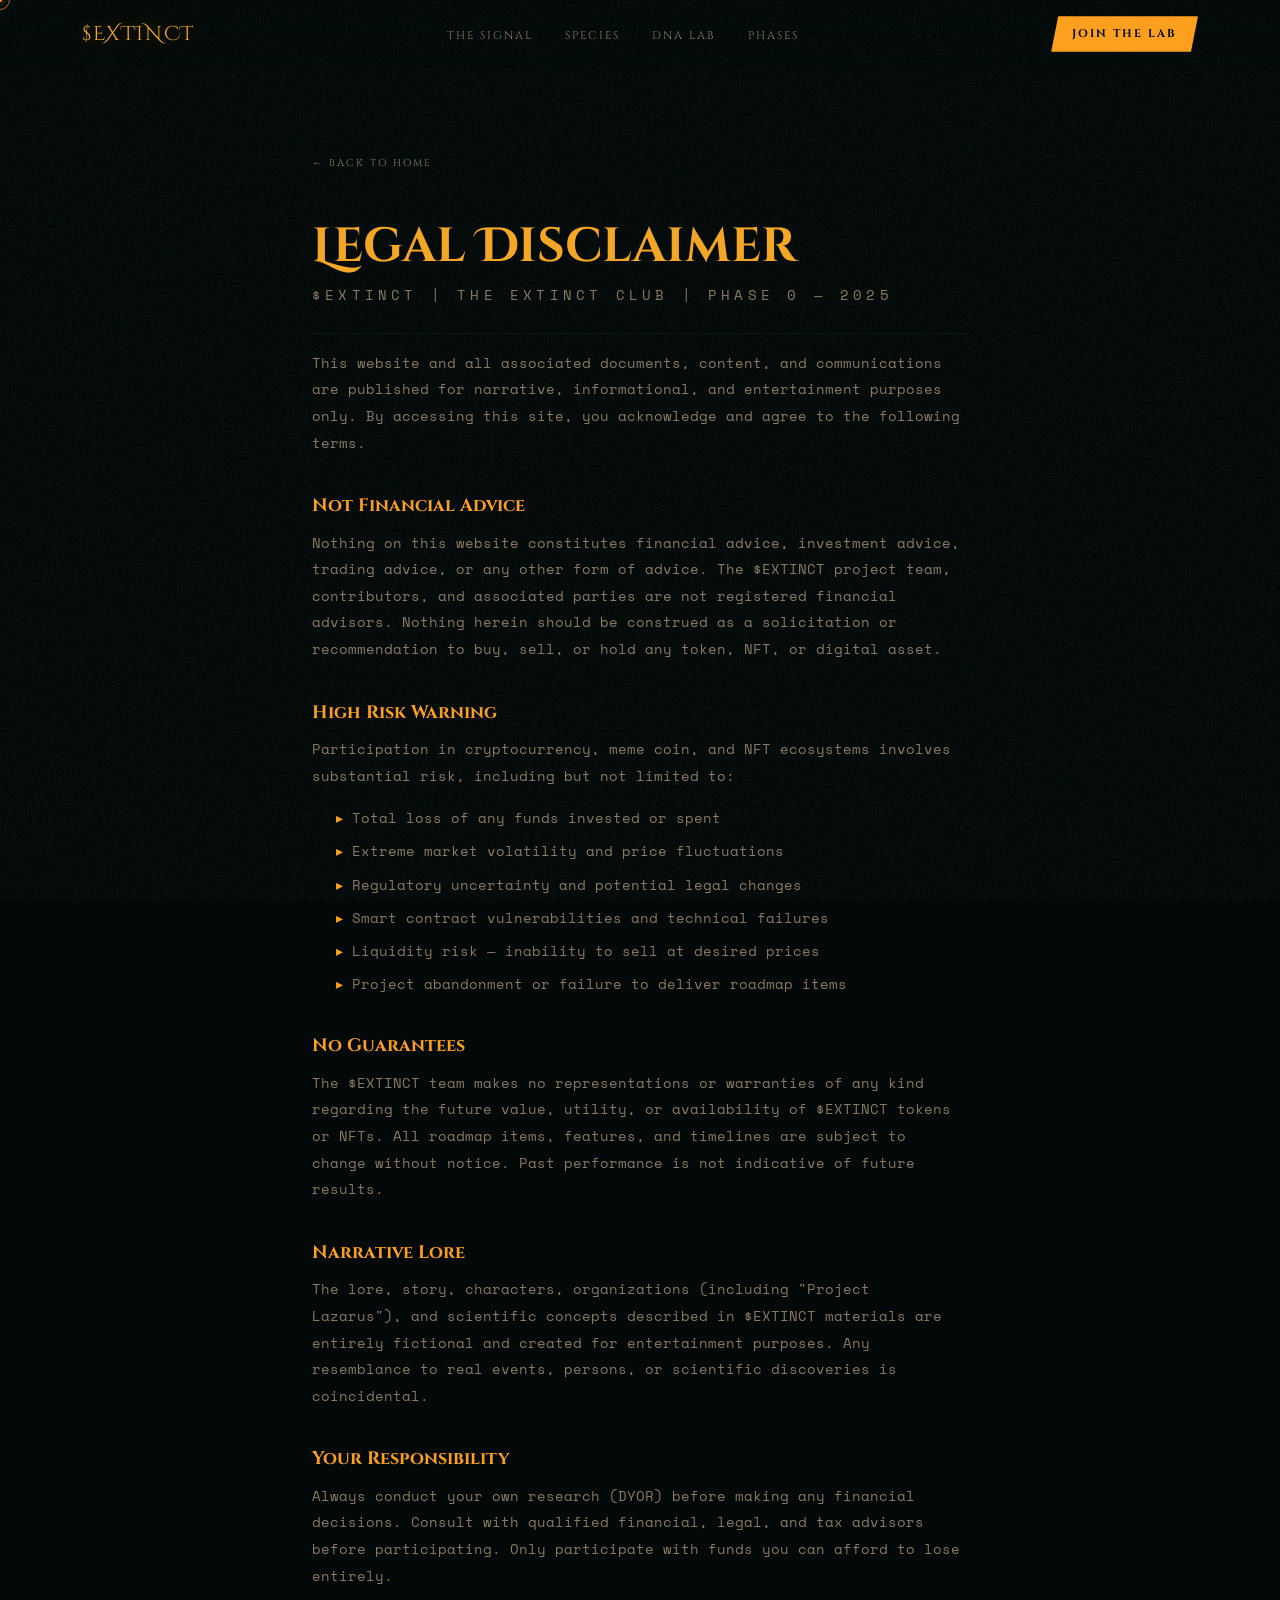
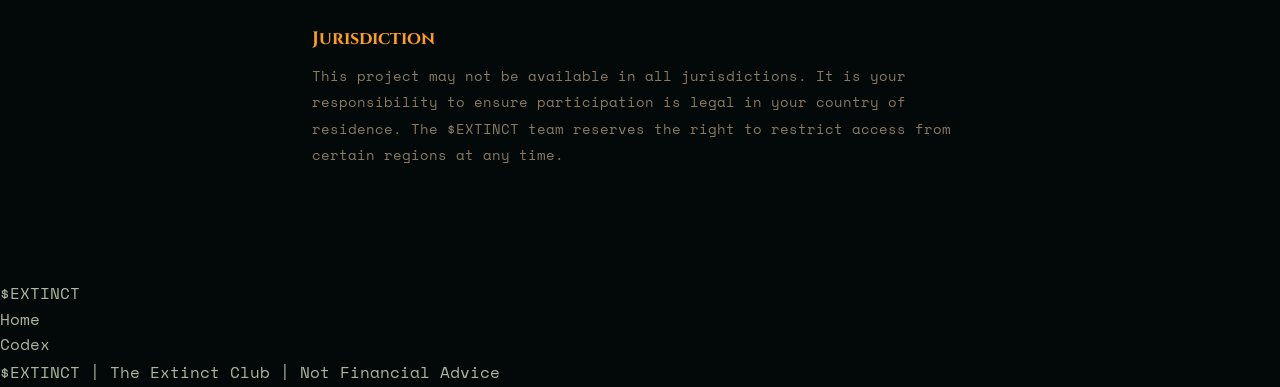
<file: pages/disclaimer.html>
<!DOCTYPE html>
<html lang="en">
<head>
  <meta charset="UTF-8">
  <meta name="viewport" content="width=device-width, initial-scale=1.0">
  <title>Disclaimer — $EXTINCT</title>
  <link rel="icon" type="image/x-icon" href="../assets/images/favicon.ico">
  <link rel="icon" type="image/svg+xml" href="../assets/images/favicon.svg">
  <link rel="icon" type="image/png" sizes="32x32" href="../assets/images/favicon-32.png">
  <link rel="icon" type="image/png" sizes="16x16" href="../assets/images/favicon-16.png">
  <link rel="apple-touch-icon" sizes="192x192" href="../assets/images/favicon-192.png">
  <link rel="preconnect" href="https://fonts.googleapis.com">
  <link rel="preconnect" href="https://fonts.gstatic.com" crossorigin>
  <link href="https://fonts.googleapis.com/css2?family=Cinzel+Decorative:wght@400;700;900&family=Cinzel:wght@400;600;700&family=Space+Mono:wght@0,400;0,700&display=swap" rel="stylesheet">
  <link rel="stylesheet" href="../css/variables.css">
  <link rel="stylesheet" href="../css/base.css">
  <link rel="stylesheet" href="../css/components.css">
  <link rel="stylesheet" href="../css/navbar.css">
  <style>
    .disclaimer-page {
      max-width: 720px;
      margin: 0 auto;
      padding: calc(var(--nav-height) + 5rem) 2rem 6rem;
    }
    .disclaimer-page h1 {
      font-family: var(--font-display);
      font-size: clamp(1.8rem, 4vw, 3rem);
      color: var(--amber-light);
      margin-bottom: 0.5rem;
    }
    .disclaimer-date {
      font-size: var(--text-xs);
      color: var(--bone-dim);
      letter-spacing: 0.3em;
      text-transform: uppercase;
      margin-bottom: 3rem;
      padding-bottom: 1.5rem;
      border-bottom: 1px solid var(--border-subtle);
    }
    .disclaimer-page h2 {
      font-family: var(--font-title);
      font-size: var(--text-lg);
      color: var(--amber-glow);
      margin: 2.5rem 0 0.8rem;
    }
    .disclaimer-page p {
      font-size: var(--text-base);
      color: var(--bone-dim);
      line-height: 1.9;
      margin-bottom: 1rem;
    }
    .disclaimer-page ul {
      margin: 0.8rem 0 1rem 1.5rem;
      display: flex;
      flex-direction: column;
      gap: 0.5rem;
    }
    .disclaimer-page li {
      font-size: var(--text-base);
      color: var(--bone-dim);
      line-height: 1.8;
    }
    .disclaimer-page li::before {
      content: '▸ ';
      color: var(--amber-glow);
    }
    .back-link {
      display: inline-flex;
      align-items: center;
      gap: 0.5rem;
      font-family: var(--font-title);
      font-size: var(--text-xs);
      letter-spacing: 0.2em;
      color: var(--bone-dim);
      text-transform: uppercase;
      margin-bottom: 3rem;
      transition: color var(--transition-fast);
    }
    .back-link:hover { color: var(--amber-light); }
  
    /* Custom cursor */
    body { cursor: none; }
    #customCursor { position:fixed;top:0;left:0;width:20px;height:20px;pointer-events:none;z-index:99999;transform:translate(-50%,-50%);transition:opacity 0.2s ease; }
    #customCursor .cursor-ring { position:absolute;inset:0;border:1.5px solid rgba(255,159,28,0.7);border-radius:50%;animation:cur-pulse 2s ease infinite; }
    #customCursor .cursor-dot { position:absolute;top:50%;left:50%;width:4px;height:4px;background:#ff9f1c;border-radius:50%;transform:translate(-50%,-50%);box-shadow:0 0 6px #ff9f1c; }
    @keyframes cur-pulse { 0%,100%{opacity:.7;transform:scale(1)} 50%{opacity:1;transform:scale(1.15)} }
    a, button { cursor: none; }
  </style>
</head>
<body>
<div id="customCursor"><div class="cursor-ring"></div><div class="cursor-dot"></div></div>
<script>
  (function(){
    var cur=document.getElementById('customCursor');
    document.addEventListener('mousemove',function(e){cur.style.left=e.clientX+'px';cur.style.top=e.clientY+'px';});
    document.addEventListener('mouseleave',function(){cur.style.opacity='0';});
    document.addEventListener('mouseenter',function(){cur.style.opacity='1';});
  })();
</script>

<nav id="navbar">
  <div class="nav-inner">
    <a href="../index.html" class="nav-logo">$EXTINCT</a>
    <ul class="nav-links">
      <li><a href="../index.html#lore">The Signal</a></li>
      <li><a href="../index.html#nft">Species</a></li>
      <li><a href="../index.html#lab">DNA Lab</a></li>
      <li><a href="../index.html#roadmap">Phases</a></li>
    </ul>
    <a href="../index.html#cta" class="nav-cta">Join the Lab</a>
    <button class="nav-hamburger" id="hamburger" aria-label="Toggle menu"><span></span><span></span><span></span></button>
  </div>
</nav>
<div class="nav-mobile" id="mobileMenu">
  <a href="../index.html" onclick="closeMobile()">Home</a>
  <a href="../index.html#cta" class="mobile-cta" onclick="closeMobile()">⬡ Join the Lab</a>
</div>

<div class="disclaimer-page">
  <a href="../index.html" class="back-link">← Back to Home</a>

  <h1>Legal Disclaimer</h1>
  <p class="disclaimer-date">$EXTINCT | The Extinct Club | Phase 0 — 2025</p>

  <p>This website and all associated documents, content, and communications are published for narrative, informational, and entertainment purposes only. By accessing this site, you acknowledge and agree to the following terms.</p>

  <h2>Not Financial Advice</h2>
  <p>Nothing on this website constitutes financial advice, investment advice, trading advice, or any other form of advice. The $EXTINCT project team, contributors, and associated parties are not registered financial advisors. Nothing herein should be construed as a solicitation or recommendation to buy, sell, or hold any token, NFT, or digital asset.</p>

  <h2>High Risk Warning</h2>
  <p>Participation in cryptocurrency, meme coin, and NFT ecosystems involves substantial risk, including but not limited to:</p>
  <ul>
    <li>Total loss of any funds invested or spent</li>
    <li>Extreme market volatility and price fluctuations</li>
    <li>Regulatory uncertainty and potential legal changes</li>
    <li>Smart contract vulnerabilities and technical failures</li>
    <li>Liquidity risk — inability to sell at desired prices</li>
    <li>Project abandonment or failure to deliver roadmap items</li>
  </ul>

  <h2>No Guarantees</h2>
  <p>The $EXTINCT team makes no representations or warranties of any kind regarding the future value, utility, or availability of $EXTINCT tokens or NFTs. All roadmap items, features, and timelines are subject to change without notice. Past performance is not indicative of future results.</p>

  <h2>Narrative Lore</h2>
  <p>The lore, story, characters, organizations (including "Project Lazarus"), and scientific concepts described in $EXTINCT materials are entirely fictional and created for entertainment purposes. Any resemblance to real events, persons, or scientific discoveries is coincidental.</p>

  <h2>Your Responsibility</h2>
  <p>Always conduct your own research (DYOR) before making any financial decisions. Consult with qualified financial, legal, and tax advisors before participating. Only participate with funds you can afford to lose entirely.</p>

  <h2>Jurisdiction</h2>
  <p>This project may not be available in all jurisdictions. It is your responsibility to ensure participation is legal in your country of residence. The $EXTINCT team reserves the right to restrict access from certain regions at any time.</p>
</div>

<footer>
  <div class="footer-inner">
    <div class="footer-logo">$EXTINCT</div>
    <ul class="footer-links">
      <li><a href="../index.html">Home</a></li>
      <li><a href="codex.html">Codex</a></li>
    </ul>
    <p class="footer-disclaimer">$EXTINCT | The Extinct Club | Not Financial Advice</p>
  </div>
</footer>

<script src="../js/main.js"></script>
</body>
</html>
</file>
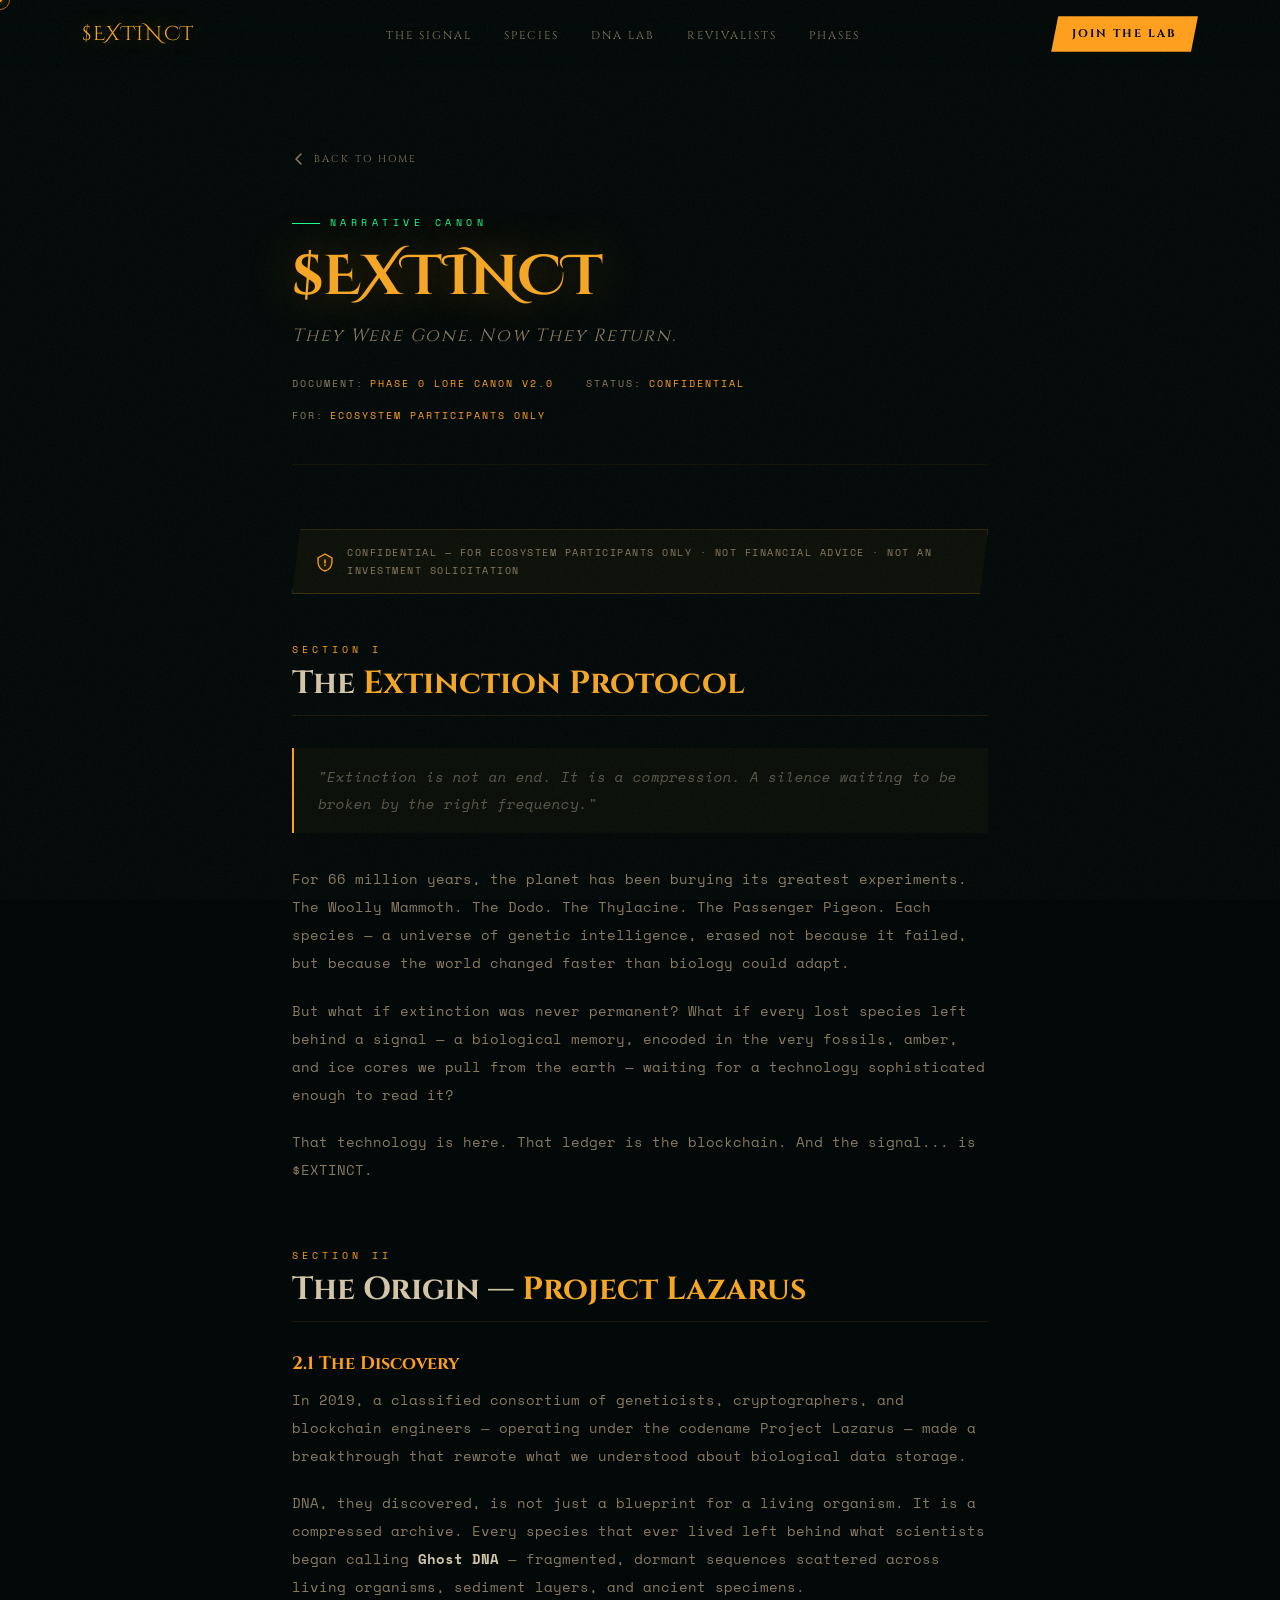
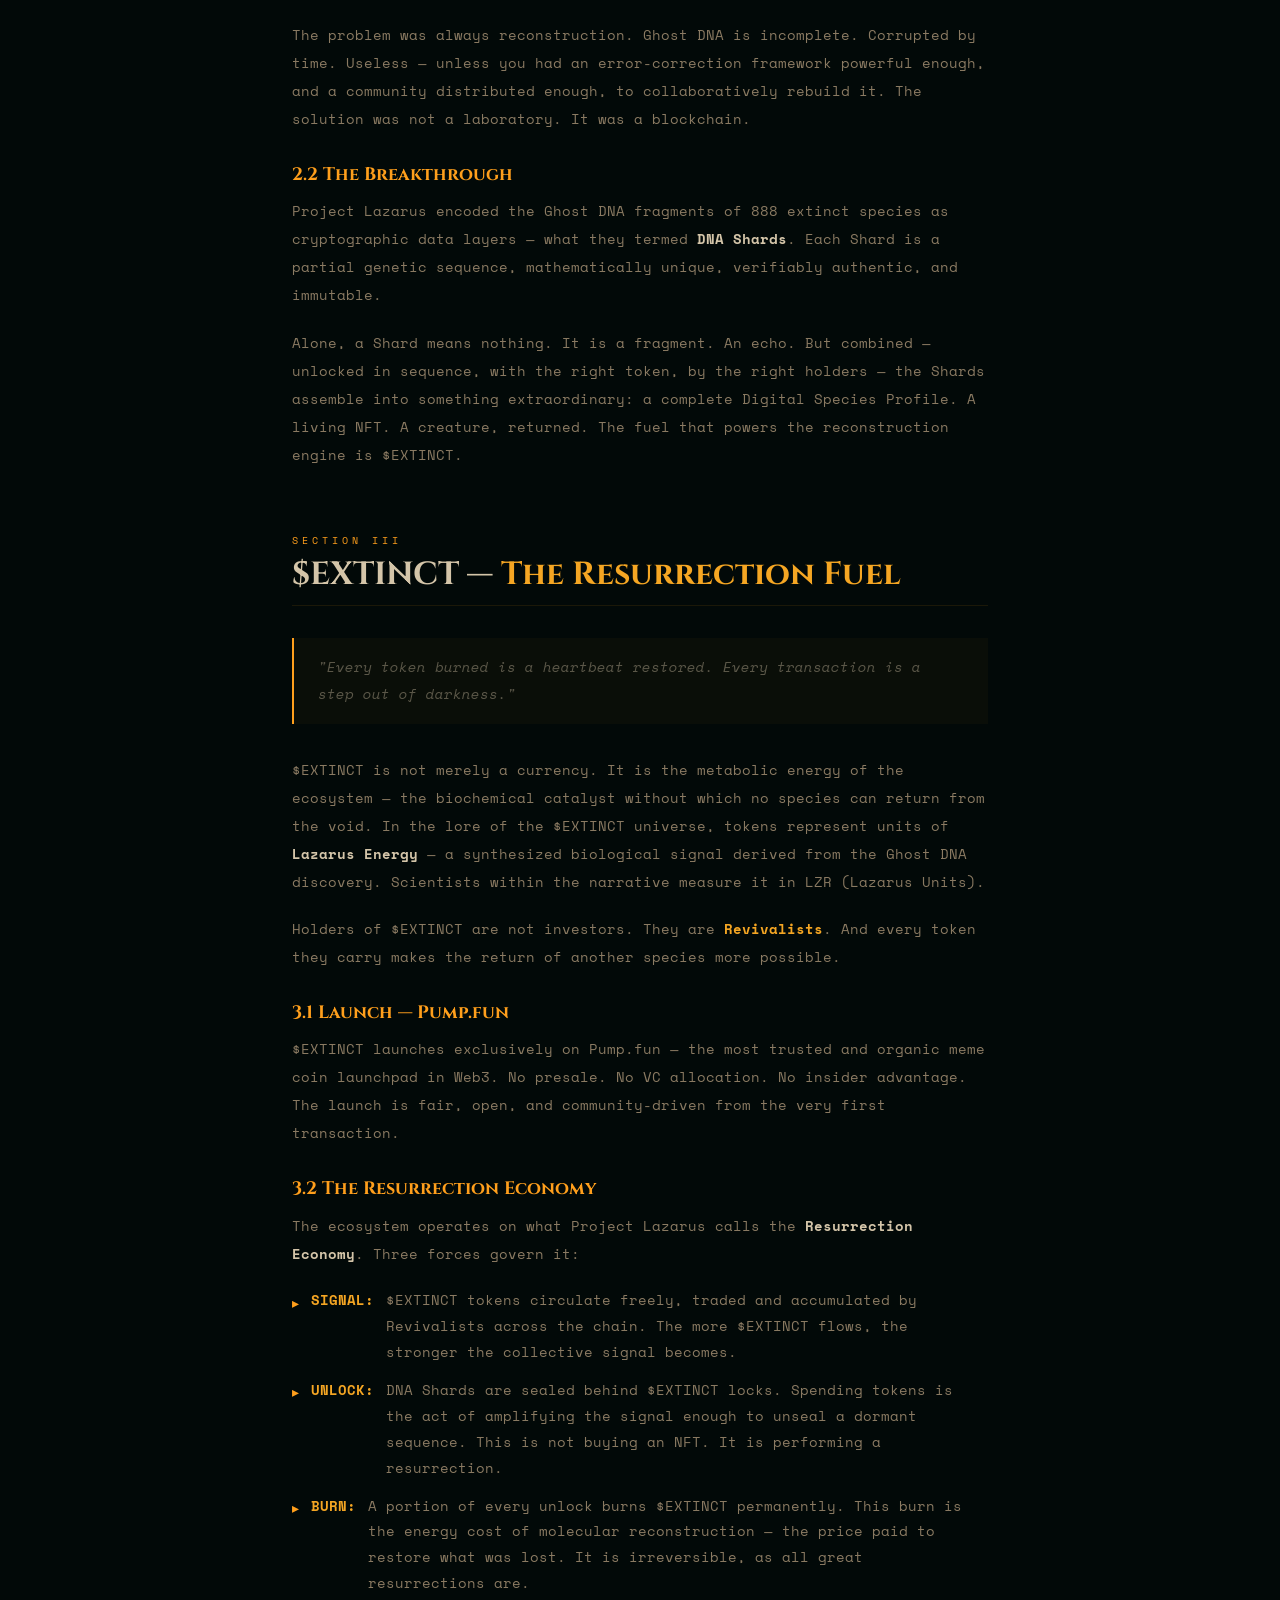
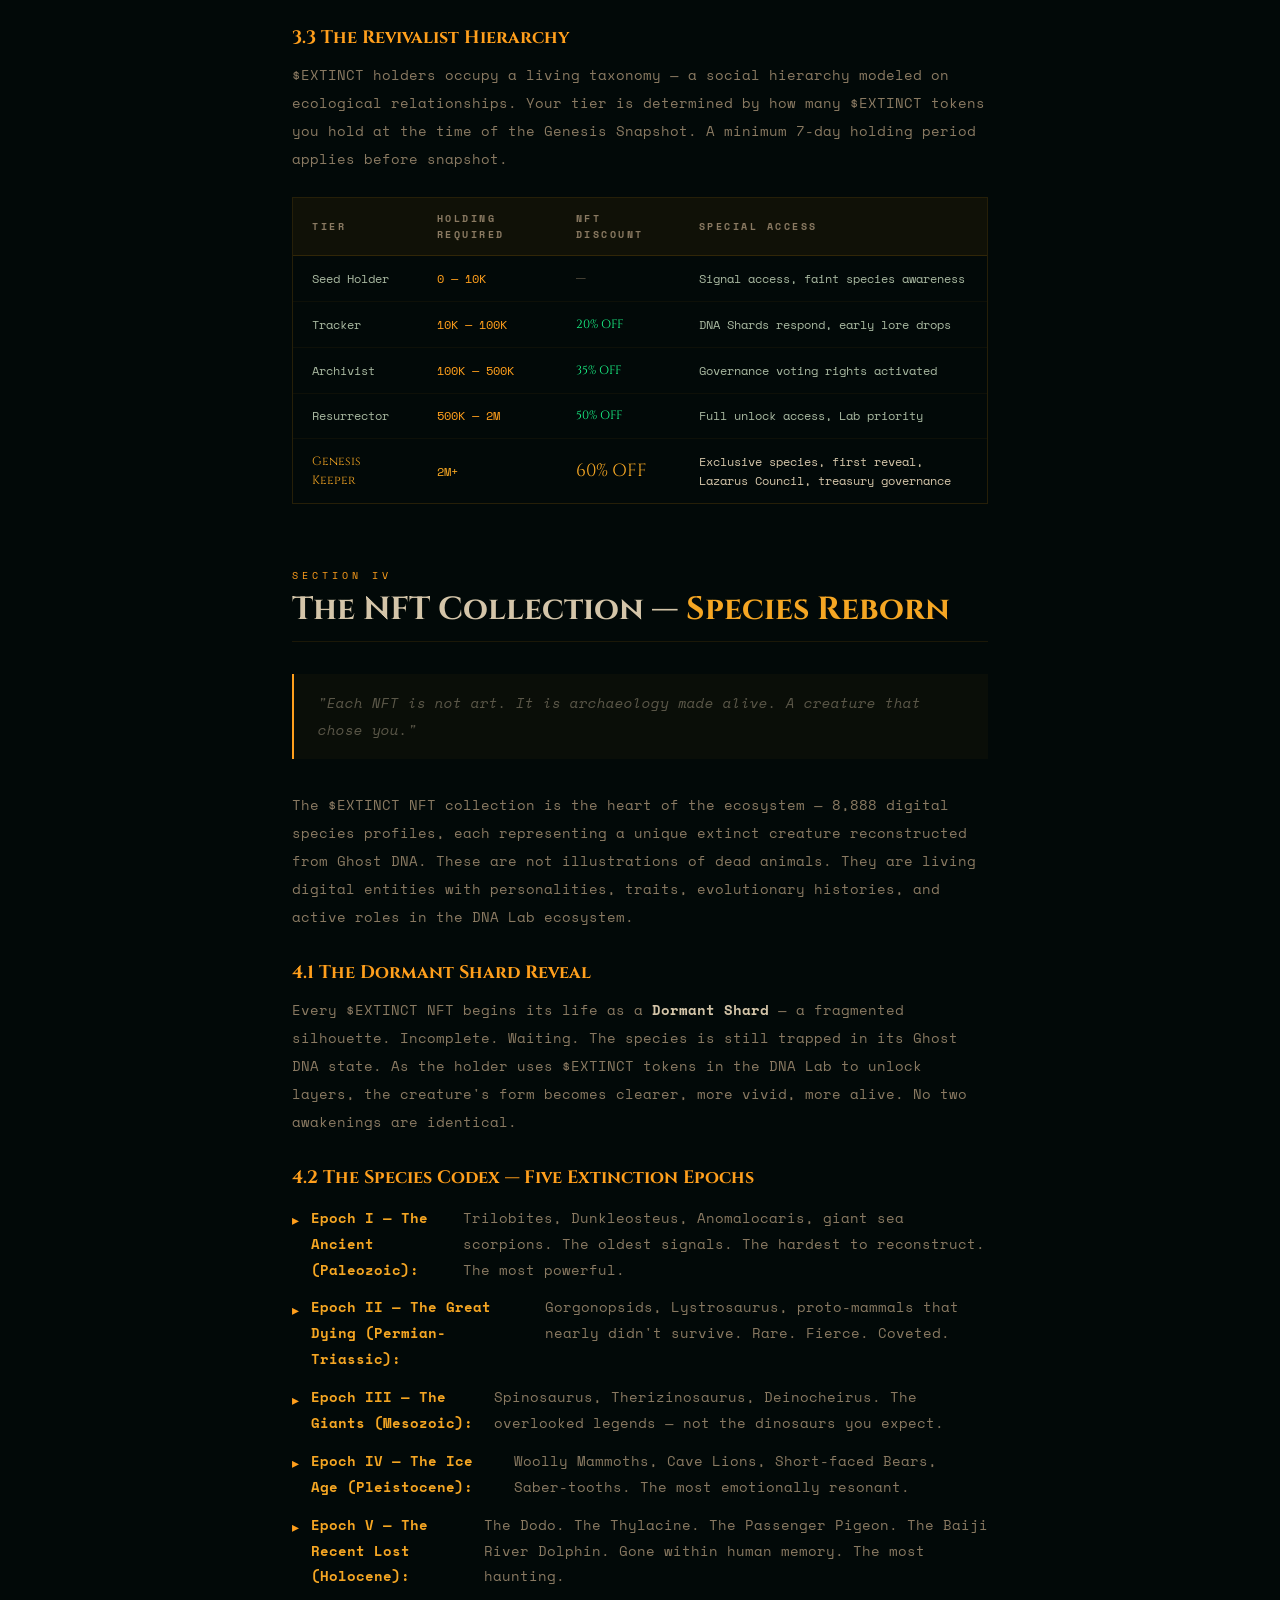
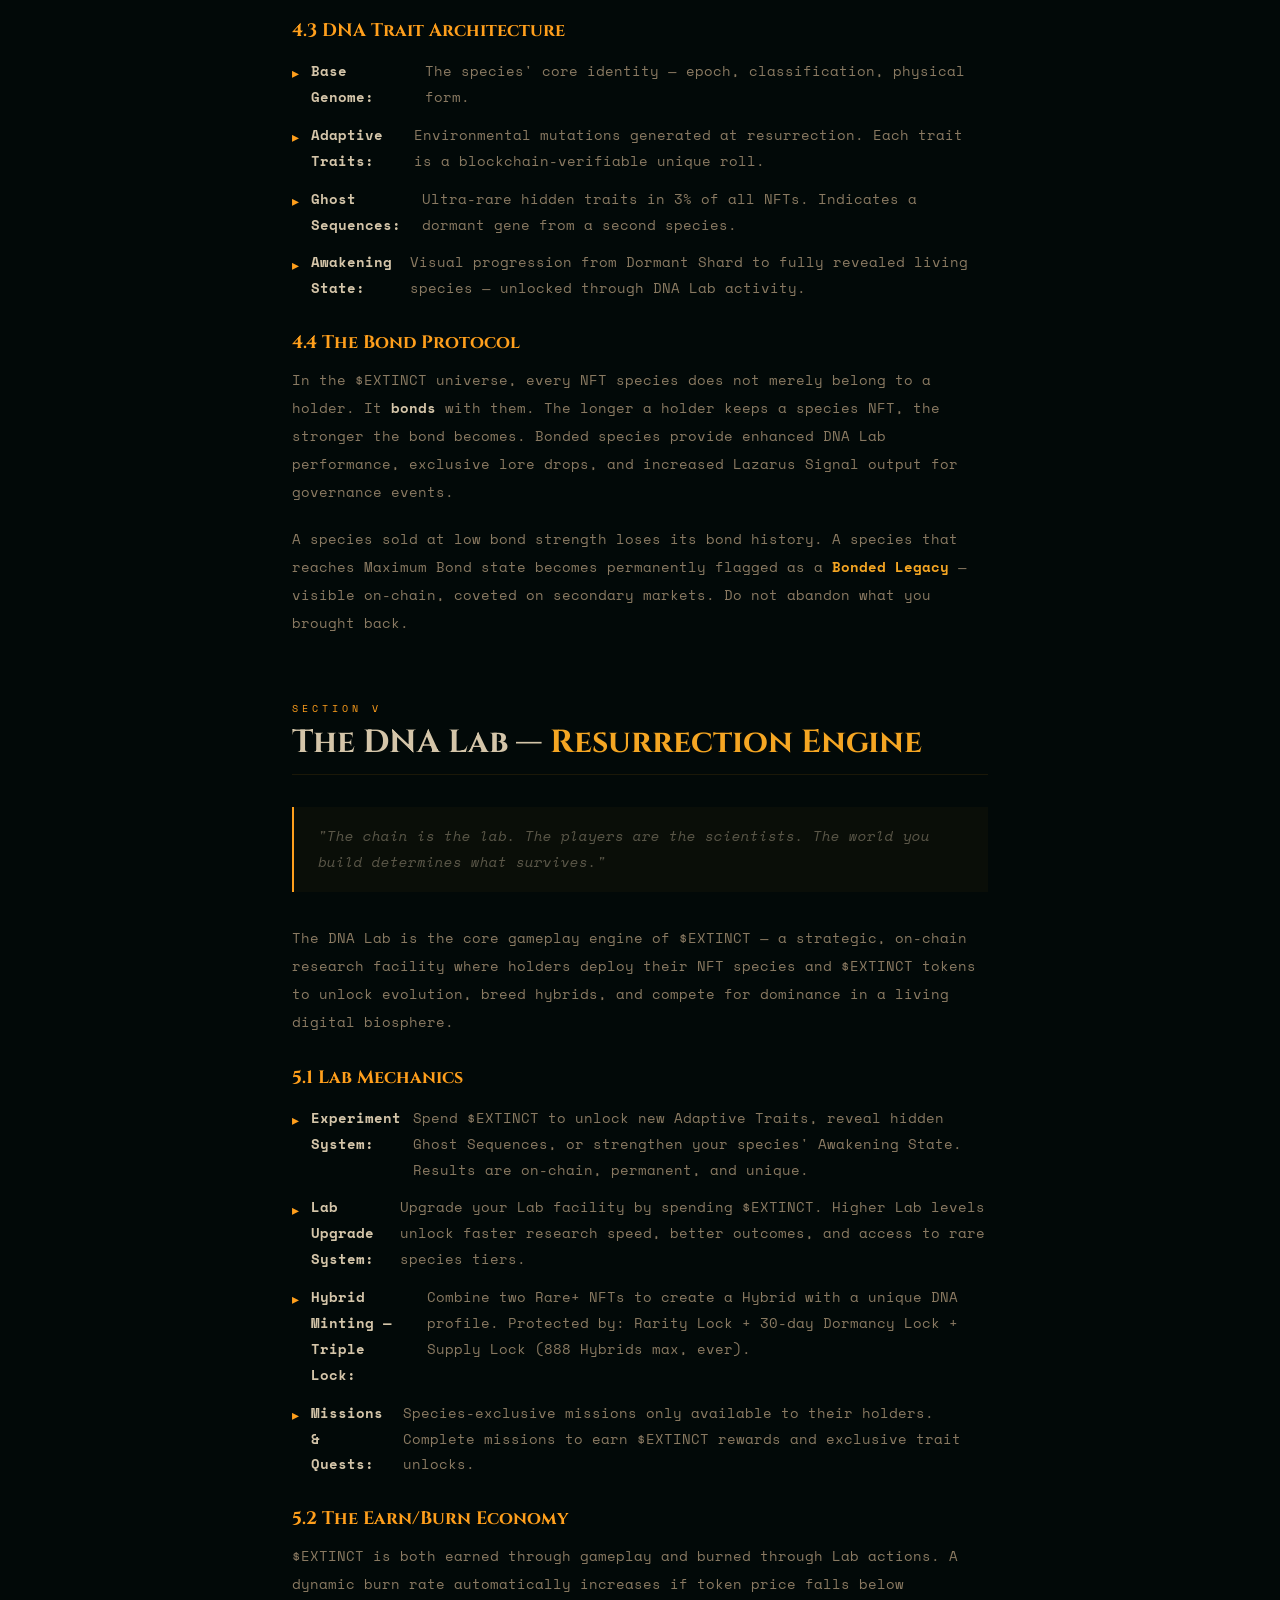
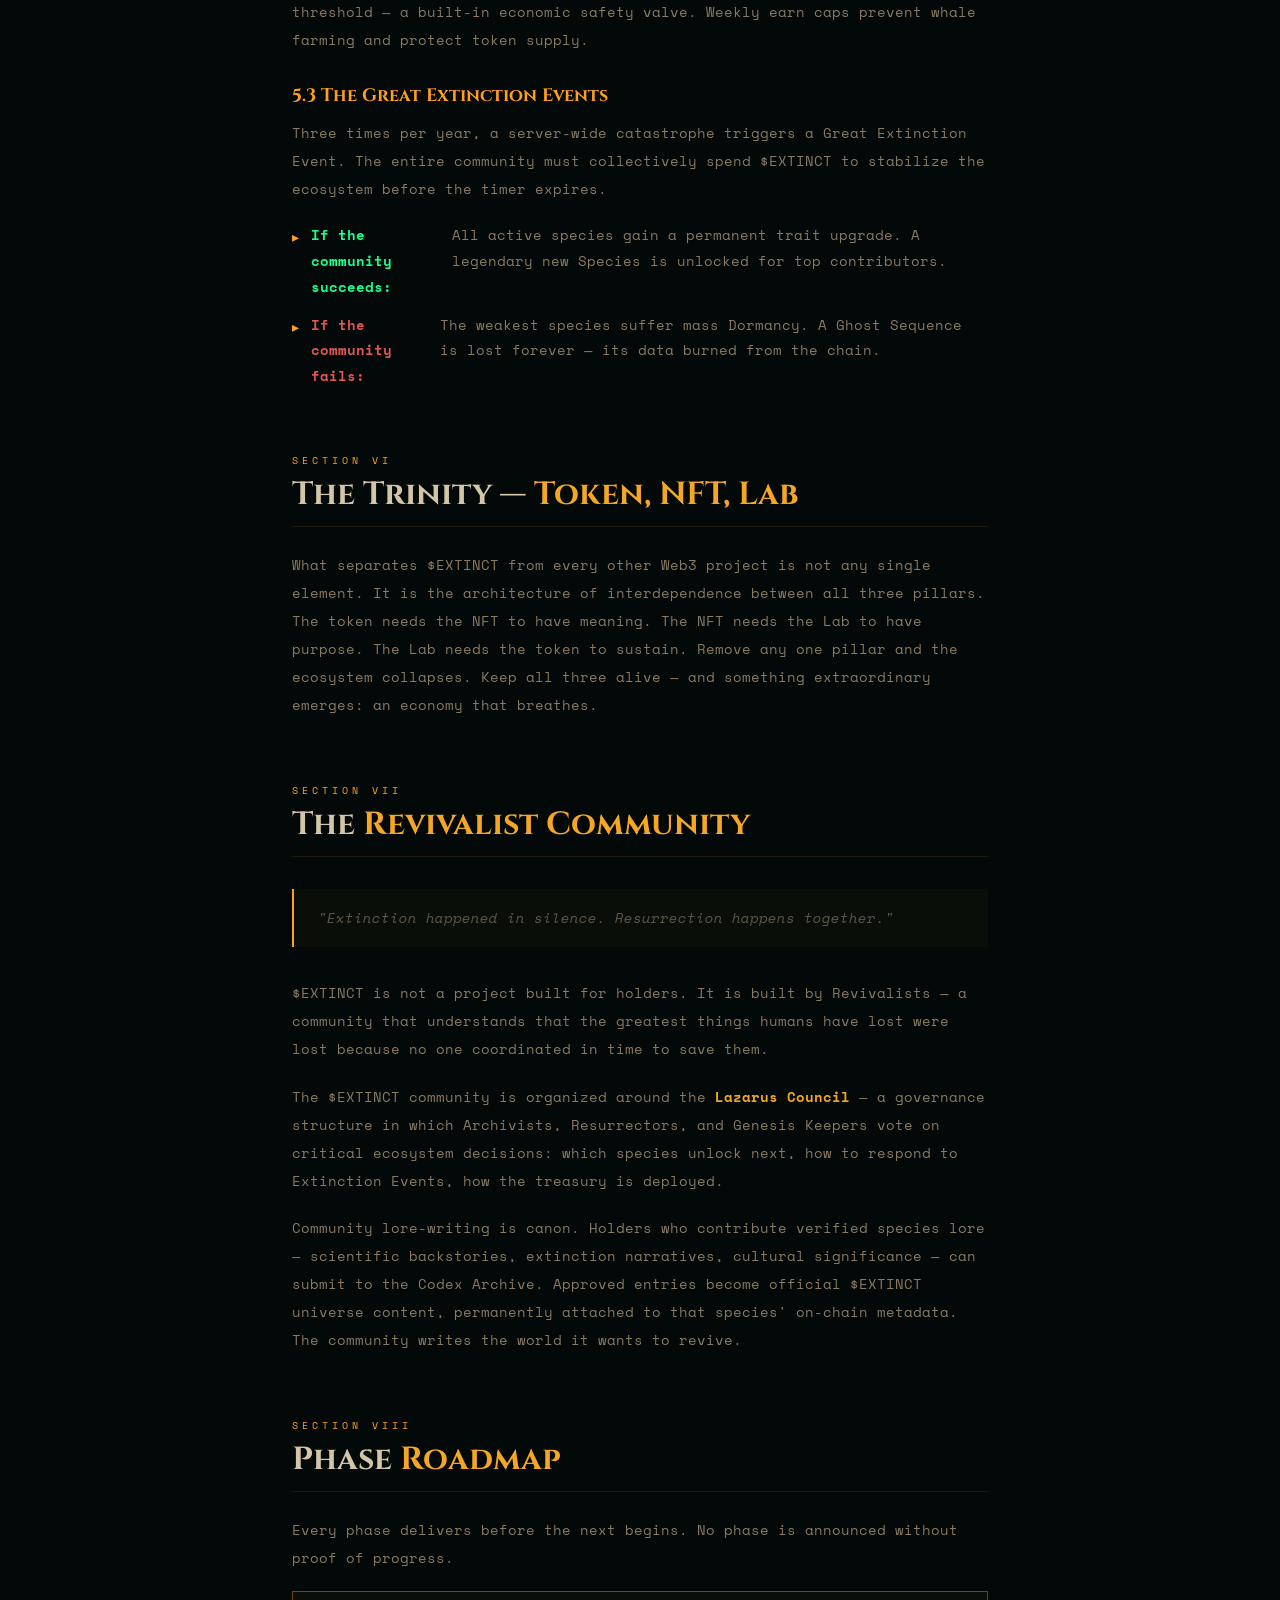
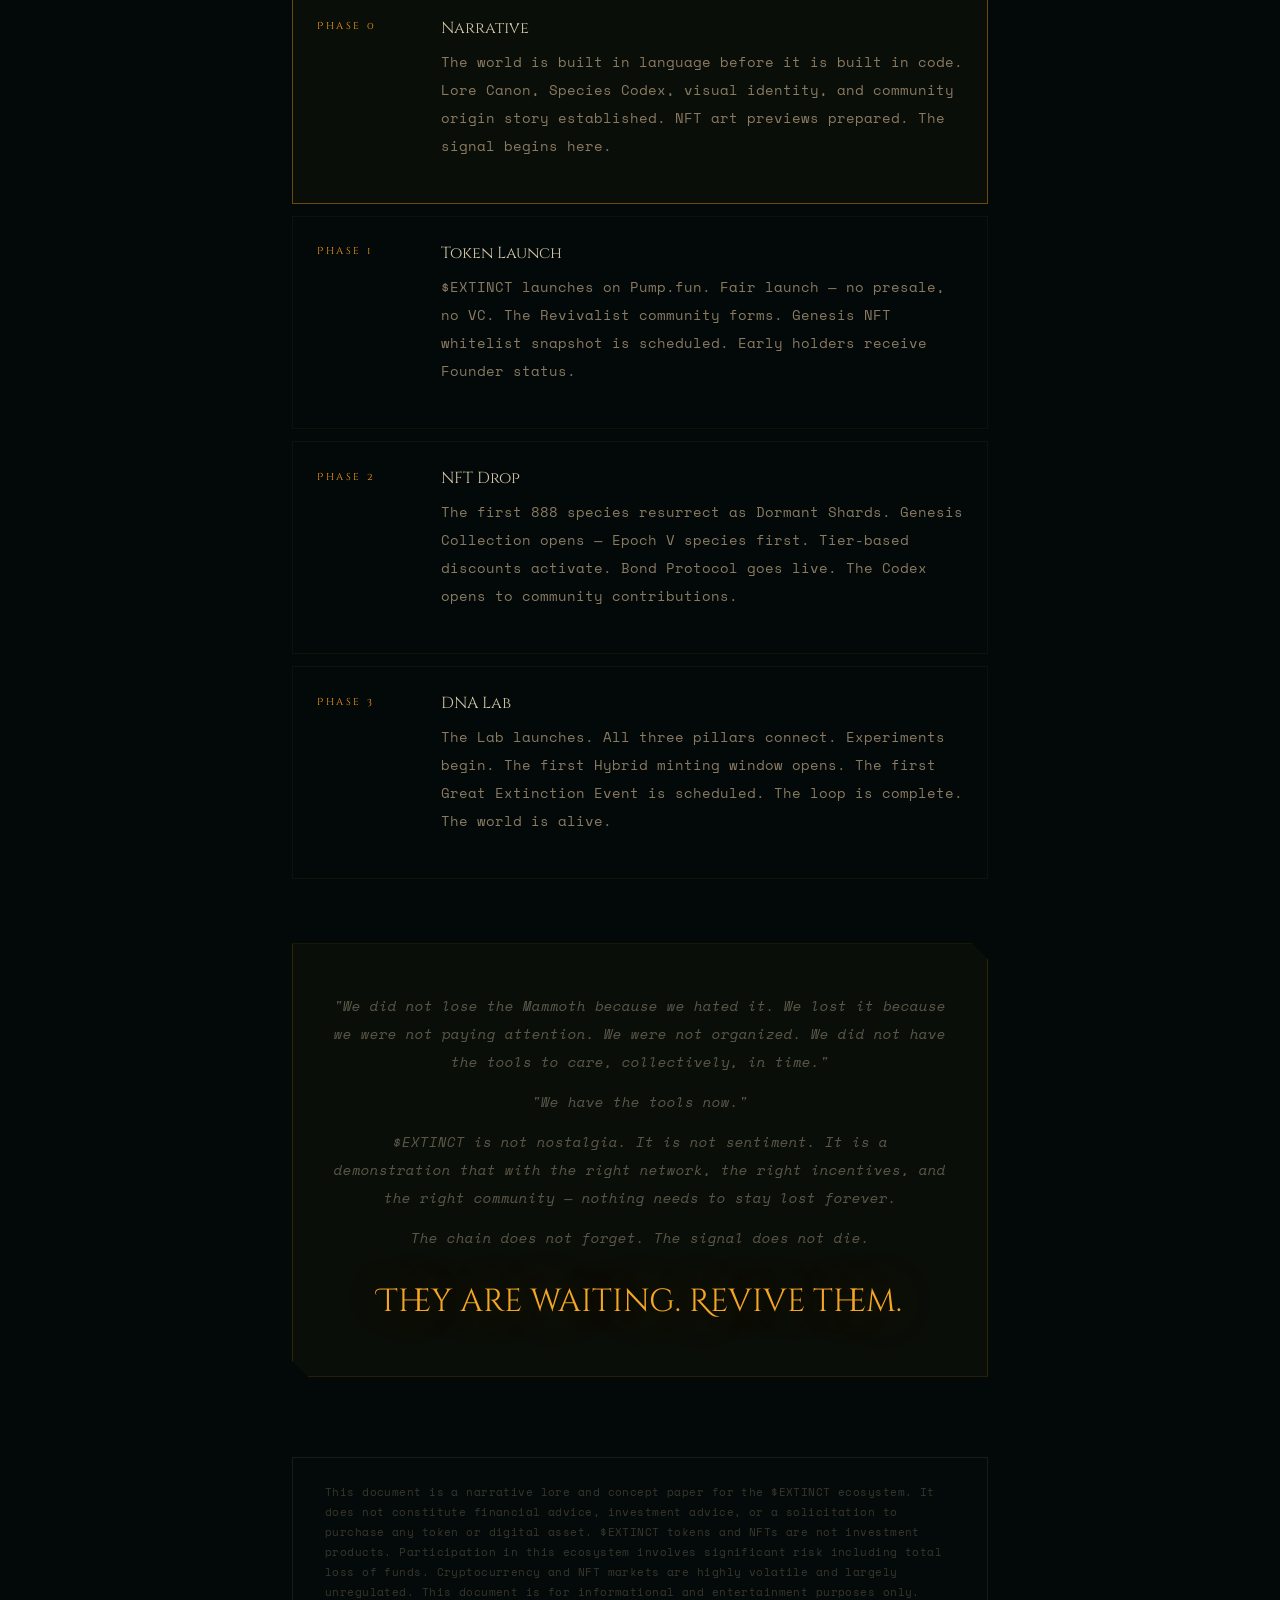
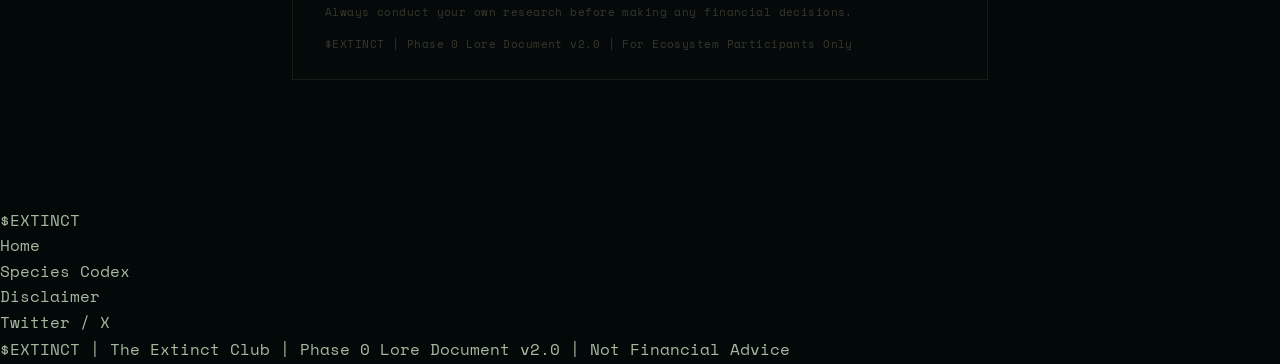
<file: pages/lore.html>
<!DOCTYPE html>
<html lang="en">
<head>
  <meta charset="UTF-8">
  <meta name="viewport" content="width=device-width, initial-scale=1.0">
  <meta name="description" content="$EXTINCT Lore Document — The full narrative canon of Project Lazarus, Ghost DNA, and the Resurrection Economy.">
  <title>Lore Document — $EXTINCT | The Extinct Club</title>
  <link rel="icon" type="image/x-icon" href="../assets/images/favicon.ico">
  <link rel="icon" type="image/svg+xml" href="../assets/images/favicon.svg">
  <link rel="icon" type="image/png" sizes="32x32" href="../assets/images/favicon-32.png">
  <link rel="icon" type="image/png" sizes="16x16" href="../assets/images/favicon-16.png">
  <link rel="apple-touch-icon" sizes="192x192" href="../assets/images/favicon-192.png">
  <link rel="preconnect" href="https://fonts.googleapis.com">
  <link rel="preconnect" href="https://fonts.gstatic.com" crossorigin>
  <link href="https://fonts.googleapis.com/css2?family=Cinzel+Decorative:wght@400;700;900&family=Cinzel:wght@400;600;700&family=Space+Mono:ital,wght@0,400;0,700;1,400&display=swap" rel="stylesheet">
  <link rel="stylesheet" href="../css/variables.css">
  <link rel="stylesheet" href="../css/base.css">
  <link rel="stylesheet" href="../css/components.css">
  <link rel="stylesheet" href="../css/navbar.css">
  <style>
    /* ── PAGE LAYOUT ── */
    .lore-page {
      max-width: 760px;
      margin: 0 auto;
      padding: calc(var(--nav-height) + 5rem) 2rem 8rem;
    }

    /* ── HEADER ── */
    .lore-header {
      margin-bottom: 4rem;
      padding-bottom: 2.5rem;
      border-bottom: 1px solid var(--border-subtle);
    }

    .lore-eyebrow {
      font-size: var(--text-xs);
      letter-spacing: 0.45em;
      color: var(--green);
      text-transform: uppercase;
      margin-bottom: 1rem;
      display: flex;
      align-items: center;
      gap: 0.6rem;
    }
    .lore-eyebrow::before {
      content: '';
      display: block;
      width: 28px;
      height: 1px;
      background: var(--green);
    }

    .lore-header h1 {
      font-family: var(--font-display);
      font-size: clamp(2rem, 5vw, 3.5rem);
      color: var(--amber-light);
      text-shadow: var(--glow-amber);
      margin-bottom: 0.75rem;
      line-height: 1.1;
    }

    .lore-meta {
      display: flex;
      flex-wrap: wrap;
      gap: 1rem 2rem;
      margin-top: 1.5rem;
    }

    .lore-meta-item {
      font-size: var(--text-xs);
      letter-spacing: 0.2em;
      color: var(--bone-dim);
      text-transform: uppercase;
      display: flex;
      align-items: center;
      gap: 0.4rem;
    }

    .lore-meta-item span {
      color: var(--amber-glow);
    }

    /* ── CONFIDENTIAL BANNER ── */
    .lore-confidential {
      background: rgba(200,134,10,0.05);
      border: 1px solid rgba(200,134,10,0.25);
      padding: 0.85rem 1.4rem;
      margin-bottom: 3rem;
      display: flex;
      align-items: center;
      gap: 0.75rem;
      clip-path: polygon(8px 0%, 100% 0%, calc(100% - 8px) 100%, 0% 100%);
    }

    .conf-icon {
      flex-shrink: 0;
      width: 20px;
      height: 20px;
      color: var(--amber-glow);
    }

    .lore-confidential p {
      font-size: var(--text-xs);
      letter-spacing: 0.15em;
      color: var(--bone-dim);
      text-transform: uppercase;
      margin: 0;
    }

    /* ── SECTION STYLES ── */
    .lore-section {
      margin-bottom: 4rem;
    }

    .lore-section-num {
      font-size: var(--text-xs);
      letter-spacing: 0.4em;
      color: var(--amber-glow);
      text-transform: uppercase;
      margin-bottom: 0.5rem;
    }

    .lore-section h2 {
      font-family: var(--font-title);
      font-size: clamp(1.4rem, 3vw, 2rem);
      color: var(--bone);
      margin-bottom: 1.5rem;
      padding-bottom: 0.75rem;
      border-bottom: 1px solid rgba(200,134,10,0.12);
    }

    .lore-section h2 em {
      font-style: normal;
      color: var(--amber-light);
    }

    .lore-section h3 {
      font-family: var(--font-title);
      font-size: var(--text-lg);
      color: var(--amber-glow);
      margin: 2rem 0 0.75rem;
    }

    .lore-section p {
      font-size: var(--text-base);
      color: var(--bone-dim);
      line-height: 2;
      margin-bottom: 1.2rem;
    }

    /* ── PULLQUOTE ── */
    .lore-quote {
      border-left: 2px solid var(--amber-glow);
      padding: 1rem 1.5rem;
      margin: 2rem 0;
      background: rgba(200,134,10,0.04);
    }

    .lore-quote p {
      font-style: italic;
      color: var(--bone-faint);
      font-size: var(--text-base);
      margin: 0;
      line-height: 1.9;
    }

    /* ── TIER TABLE ── */
    .lore-table-wrap {
      overflow-x: auto;
      margin: 1.5rem 0;
      border: 1px solid var(--border);
    }

    .lore-table {
      width: 100%;
      min-width: 520px;
      border-collapse: collapse;
    }

    .lore-table th {
      font-size: var(--text-xs);
      letter-spacing: 0.25em;
      color: var(--bone-dim);
      text-transform: uppercase;
      padding: 0.8rem 1.2rem;
      background: rgba(200,134,10,0.07);
      border-bottom: 1px solid var(--border);
      text-align: left;
    }

    .lore-table td {
      padding: 0.8rem 1.2rem;
      font-size: var(--text-sm);
      color: var(--text);
      border-bottom: 1px solid rgba(200,134,10,0.06);
      vertical-align: middle;
    }

    .lore-table tr:last-child td { border-bottom: none; }

    .lore-table td:nth-child(2) {
      font-family: var(--font-mono);
      color: var(--amber-glow);
    }

    .lore-table td:nth-child(3) {
      color: var(--green);
      font-family: var(--font-title);
    }

    /* ── SIGNAL BULLETS ── */
    .signal-list {
      margin: 1rem 0 1.5rem;
      display: flex;
      flex-direction: column;
      gap: 0.75rem;
    }

    .signal-list li {
      font-size: var(--text-base);
      color: var(--bone-dim);
      line-height: 1.85;
      display: flex;
      gap: 0.75rem;
      align-items: flex-start;
    }

    .signal-list li::before {
      content: '▸';
      color: var(--amber-glow);
      flex-shrink: 0;
      margin-top: 0.15rem;
    }

    /* ── PHASE BOXES ── */
    .phase-row {
      display: grid;
      grid-template-columns: 100px 1fr;
      gap: 0 1.5rem;
      padding: 1.5rem;
      border: 1px solid var(--border-subtle);
      margin-bottom: 0.75rem;
      position: relative;
      transition: border-color var(--transition-fast);
    }

    .phase-row:hover {
      border-color: rgba(200,134,10,0.3);
    }

    .phase-row.active {
      border-color: rgba(255,159,28,0.4);
      background: rgba(255,159,28,0.03);
    }

    .phase-tag {
      font-family: var(--font-display);
      font-size: var(--text-xs);
      color: var(--amber-glow);
      letter-spacing: 0.25em;
      padding-top: 0.15rem;
    }

    .phase-row-title {
      font-family: var(--font-title);
      font-size: var(--text-md);
      color: var(--bone);
      margin-bottom: 0.4rem;
    }

    .phase-row-desc {
      font-size: var(--text-sm);
      color: var(--bone-dim);
      line-height: 1.85;
      margin: 0;
    }

    /* ── FINAL MESSAGE ── */
    .lore-finale {
      margin-top: 4rem;
      padding: 3rem 2.5rem;
      background: rgba(200,134,10,0.04);
      border: 1px solid rgba(200,134,10,0.2);
      text-align: center;
      clip-path: polygon(0 0, calc(100% - 16px) 0, 100% 16px, 100% 100%, 16px 100%, 0 calc(100% - 16px));
    }

    .lore-finale p {
      font-style: italic;
      color: var(--bone-faint);
      line-height: 2;
      margin-bottom: 0.75rem;
      font-size: var(--text-base);
    }

    .lore-finale .finale-cta {
      font-family: var(--font-display);
      font-size: clamp(1.4rem, 3vw, 2rem);
      color: var(--amber-light);
      text-shadow: var(--glow-amber);
      margin-top: 1.5rem;
      display: block;
    }

    /* ── DISCLAIMER BOX ── */
    .lore-disclaimer {
      margin-top: 5rem;
      padding: 1.5rem 2rem;
      border: 1px solid rgba(138,122,98,0.15);
      background: rgba(4,13,10,0.5);
    }

    .lore-disclaimer p {
      font-size: 0.68rem;
      color: rgba(138,122,98,0.4);
      line-height: 1.85;
      margin: 0;
      letter-spacing: 0.04em;
    }

    /* ── BACK LINK ── */
    .back-link {
      display: inline-flex;
      align-items: center;
      gap: 0.5rem;
      font-family: var(--font-title);
      font-size: var(--text-xs);
      letter-spacing: 0.2em;
      color: var(--bone-dim);
      text-transform: uppercase;
      margin-bottom: 3rem;
      transition: color var(--transition-fast);
      text-decoration: none;
    }
    .back-link:hover { color: var(--amber-light); }

    /* ── RESPONSIVE ── */
    @media (max-width: 600px) {
      .lore-page { padding: calc(var(--nav-height) + 3rem) 1.25rem 5rem; }
      .phase-row { grid-template-columns: 1fr; gap: 0.25rem; }
      .lore-table-wrap { font-size: 0.8rem; }
    }
  
    /* Custom cursor */
    body { cursor: none; }
    #customCursor { position:fixed;top:0;left:0;width:20px;height:20px;pointer-events:none;z-index:99999;transform:translate(-50%,-50%);transition:opacity 0.2s ease; }
    #customCursor .cursor-ring { position:absolute;inset:0;border:1.5px solid rgba(255,159,28,0.7);border-radius:50%;animation:cur-pulse 2s ease infinite; }
    #customCursor .cursor-dot { position:absolute;top:50%;left:50%;width:4px;height:4px;background:#ff9f1c;border-radius:50%;transform:translate(-50%,-50%);box-shadow:0 0 6px #ff9f1c; }
    @keyframes cur-pulse { 0%,100%{opacity:.7;transform:scale(1)} 50%{opacity:1;transform:scale(1.15)} }
    a, button { cursor: none; }
  </style>
</head>
<body>
<div id="customCursor"><div class="cursor-ring"></div><div class="cursor-dot"></div></div>
<script>
  (function(){
    var cur=document.getElementById('customCursor');
    document.addEventListener('mousemove',function(e){cur.style.left=e.clientX+'px';cur.style.top=e.clientY+'px';});
    document.addEventListener('mouseleave',function(){cur.style.opacity='0';});
    document.addEventListener('mouseenter',function(){cur.style.opacity='1';});
  })();
</script>

<!-- NAVBAR -->
<nav id="navbar">
  <div class="nav-inner">
    <a href="../index.html" class="nav-logo">$EXTINCT</a>
    <ul class="nav-links">
      <li><a href="../index.html#lore">The Signal</a></li>
      <li><a href="../index.html#nft">Species</a></li>
      <li><a href="../index.html#lab">DNA Lab</a></li>
      <li><a href="../index.html#hierarchy">Revivalists</a></li>
      <li><a href="../index.html#roadmap">Phases</a></li>
    </ul>
    <a href="../index.html#cta" class="nav-cta">Join the Lab</a>
    <button class="nav-hamburger" id="hamburger" aria-label="Toggle menu"><span></span><span></span><span></span></button>
  </div>
</nav>
<div class="nav-mobile" id="mobileMenu">
  <a href="../index.html#lore"      onclick="closeMobile()">The Signal</a>
  <a href="../index.html#nft"       onclick="closeMobile()">Species Codex</a>
  <a href="../index.html#lab"       onclick="closeMobile()">DNA Lab</a>
  <a href="../index.html#hierarchy" onclick="closeMobile()">Revivalists</a>
  <a href="../index.html#roadmap"   onclick="closeMobile()">Phases</a>
  <a href="../index.html#cta" class="mobile-cta" onclick="closeMobile()">⬡ Join the Lab</a>
</div>

<!-- PAGE CONTENT -->
<div class="lore-page">

  <a href="../index.html" class="back-link">
    <svg width="14" height="14" viewBox="0 0 14 14" fill="none"><path d="M9 2 L4 7 L9 12" stroke="currentColor" stroke-width="1.5" stroke-linecap="round" stroke-linejoin="round"/></svg>
    Back to Home
  </a>

  <!-- HEADER -->
  <div class="lore-header">
    <div class="lore-eyebrow">Narrative Canon</div>
    <h1>$EXTINCT</h1>
    <p style="font-family:var(--font-title);font-size:1.1rem;color:var(--bone-dim);letter-spacing:0.1em;font-style:italic;margin:0.25rem 0 0;">They Were Gone. Now They Return.</p>
    <div class="lore-meta">
      <div class="lore-meta-item">Document: <span>Phase 0 Lore Canon v2.0</span></div>
      <div class="lore-meta-item">Status: <span>Confidential</span></div>
      <div class="lore-meta-item">For: <span>Ecosystem Participants Only</span></div>
    </div>
  </div>

  <!-- CONFIDENTIAL NOTICE -->
  <div class="lore-confidential">
    <svg class="conf-icon" viewBox="0 0 20 20" fill="none" aria-hidden="true">
      <path d="M10 2 L3 6 L3 10 C3 14.4 6 18.2 10 19 C14 18.2 17 14.4 17 10 L17 6 Z" stroke="currentColor" stroke-width="1.3" fill="rgba(255,159,28,0.06)"/>
      <path d="M10 8 L10 11 M10 13 L10 13.5" stroke="currentColor" stroke-width="1.5" stroke-linecap="round"/>
    </svg>
    <p>Confidential — For Ecosystem Participants Only · Not Financial Advice · Not an Investment Solicitation</p>
  </div>


  <!-- SECTION I — EXTINCTION PROTOCOL -->
  <div class="lore-section reveal">
    <div class="lore-section-num">Section I</div>
    <h2>The <em>Extinction Protocol</em></h2>

    <div class="lore-quote">
      <p>"Extinction is not an end. It is a compression. A silence waiting to be broken by the right frequency."</p>
    </div>

    <p>For 66 million years, the planet has been burying its greatest experiments. The Woolly Mammoth. The Dodo. The Thylacine. The Passenger Pigeon. Each species — a universe of genetic intelligence, erased not because it failed, but because the world changed faster than biology could adapt.</p>

    <p>But what if extinction was never permanent? What if every lost species left behind a signal — a biological memory, encoded in the very fossils, amber, and ice cores we pull from the earth — waiting for a technology sophisticated enough to read it?</p>

    <p>That technology is here. That ledger is the blockchain. And the signal... is $EXTINCT.</p>
  </div>


  <!-- SECTION II — PROJECT LAZARUS -->
  <div class="lore-section reveal">
    <div class="lore-section-num">Section II</div>
    <h2>The Origin — <em>Project Lazarus</em></h2>

    <h3>2.1 The Discovery</h3>
    <p>In 2019, a classified consortium of geneticists, cryptographers, and blockchain engineers — operating under the codename Project Lazarus — made a breakthrough that rewrote what we understood about biological data storage.</p>
    <p>DNA, they discovered, is not just a blueprint for a living organism. It is a compressed archive. Every species that ever lived left behind what scientists began calling <strong style="color:var(--bone);">Ghost DNA</strong> — fragmented, dormant sequences scattered across living organisms, sediment layers, and ancient specimens.</p>
    <p>The problem was always reconstruction. Ghost DNA is incomplete. Corrupted by time. Useless — unless you had an error-correction framework powerful enough, and a community distributed enough, to collaboratively rebuild it. The solution was not a laboratory. It was a blockchain.</p>

    <h3>2.2 The Breakthrough</h3>
    <p>Project Lazarus encoded the Ghost DNA fragments of 888 extinct species as cryptographic data layers — what they termed <strong style="color:var(--bone);">DNA Shards</strong>. Each Shard is a partial genetic sequence, mathematically unique, verifiably authentic, and immutable.</p>
    <p>Alone, a Shard means nothing. It is a fragment. An echo. But combined — unlocked in sequence, with the right token, by the right holders — the Shards assemble into something extraordinary: a complete Digital Species Profile. A living NFT. A creature, returned. The fuel that powers the reconstruction engine is $EXTINCT.</p>
  </div>


  <!-- SECTION III — TOKEN -->
  <div class="lore-section reveal">
    <div class="lore-section-num">Section III</div>
    <h2>$EXTINCT — <em>The Resurrection Fuel</em></h2>

    <div class="lore-quote">
      <p>"Every token burned is a heartbeat restored. Every transaction is a step out of darkness."</p>
    </div>

    <p>$EXTINCT is not merely a currency. It is the metabolic energy of the ecosystem — the biochemical catalyst without which no species can return from the void. In the lore of the $EXTINCT universe, tokens represent units of <strong style="color:var(--bone);">Lazarus Energy</strong> — a synthesized biological signal derived from the Ghost DNA discovery. Scientists within the narrative measure it in LZR (Lazarus Units).</p>
    <p>Holders of $EXTINCT are not investors. They are <strong style="color:var(--amber-light);">Revivalists</strong>. And every token they carry makes the return of another species more possible.</p>

    <h3>3.1 Launch — Pump.fun</h3>
    <p>$EXTINCT launches exclusively on Pump.fun — the most trusted and organic meme coin launchpad in Web3. No presale. No VC allocation. No insider advantage. The launch is fair, open, and community-driven from the very first transaction.</p>

    <h3>3.2 The Resurrection Economy</h3>
    <p>The ecosystem operates on what Project Lazarus calls the <strong style="color:var(--bone);">Resurrection Economy</strong>. Three forces govern it:</p>
    <ul class="signal-list">
      <li><strong style="color:var(--amber-light);">SIGNAL:</strong> $EXTINCT tokens circulate freely, traded and accumulated by Revivalists across the chain. The more $EXTINCT flows, the stronger the collective signal becomes.</li>
      <li><strong style="color:var(--amber-light);">UNLOCK:</strong> DNA Shards are sealed behind $EXTINCT locks. Spending tokens is the act of amplifying the signal enough to unseal a dormant sequence. This is not buying an NFT. It is performing a resurrection.</li>
      <li><strong style="color:var(--amber-light);">BURN:</strong> A portion of every unlock burns $EXTINCT permanently. This burn is the energy cost of molecular reconstruction — the price paid to restore what was lost. It is irreversible, as all great resurrections are.</li>
    </ul>

    <h3>3.3 The Revivalist Hierarchy</h3>
    <p>$EXTINCT holders occupy a living taxonomy — a social hierarchy modeled on ecological relationships. Your tier is determined by how many $EXTINCT tokens you hold at the time of the Genesis Snapshot. A minimum 7-day holding period applies before snapshot.</p>

    <div class="lore-table-wrap">
      <table class="lore-table">
        <thead>
          <tr>
            <th>Tier</th>
            <th>Holding Required</th>
            <th>NFT Discount</th>
            <th>Special Access</th>
          </tr>
        </thead>
        <tbody>
          <tr>
            <td>Seed Holder</td>
            <td>0 — 10K</td>
            <td style="color:var(--bone-dim);">—</td>
            <td>Signal access, faint species awareness</td>
          </tr>
          <tr>
            <td>Tracker</td>
            <td>10K — 100K</td>
            <td>20% OFF</td>
            <td>DNA Shards respond, early lore drops</td>
          </tr>
          <tr>
            <td>Archivist</td>
            <td>100K — 500K</td>
            <td>35% OFF</td>
            <td>Governance voting rights activated</td>
          </tr>
          <tr>
            <td>Resurrector</td>
            <td>500K — 2M</td>
            <td>50% OFF</td>
            <td>Full unlock access, Lab priority</td>
          </tr>
          <tr>
            <td style="color:var(--amber-light);font-family:var(--font-title);">Genesis Keeper</td>
            <td style="color:var(--amber-light);">2M+</td>
            <td style="color:var(--amber-light);font-size:1.1rem;">60% OFF</td>
            <td style="color:var(--bone);">Exclusive species, first reveal, Lazarus Council, treasury governance</td>
          </tr>
        </tbody>
      </table>
    </div>
  </div>


  <!-- SECTION IV — NFT COLLECTION -->
  <div class="lore-section reveal">
    <div class="lore-section-num">Section IV</div>
    <h2>The NFT Collection — <em>Species Reborn</em></h2>

    <div class="lore-quote">
      <p>"Each NFT is not art. It is archaeology made alive. A creature that chose you."</p>
    </div>

    <p>The $EXTINCT NFT collection is the heart of the ecosystem — 8,888 digital species profiles, each representing a unique extinct creature reconstructed from Ghost DNA. These are not illustrations of dead animals. They are living digital entities with personalities, traits, evolutionary histories, and active roles in the DNA Lab ecosystem.</p>

    <h3>4.1 The Dormant Shard Reveal</h3>
    <p>Every $EXTINCT NFT begins its life as a <strong style="color:var(--bone);">Dormant Shard</strong> — a fragmented silhouette. Incomplete. Waiting. The species is still trapped in its Ghost DNA state. As the holder uses $EXTINCT tokens in the DNA Lab to unlock layers, the creature's form becomes clearer, more vivid, more alive. No two awakenings are identical.</p>

    <h3>4.2 The Species Codex — Five Extinction Epochs</h3>
    <ul class="signal-list">
      <li><strong style="color:var(--amber-light);">Epoch I — The Ancient (Paleozoic):</strong> Trilobites, Dunkleosteus, Anomalocaris, giant sea scorpions. The oldest signals. The hardest to reconstruct. The most powerful.</li>
      <li><strong style="color:var(--amber-light);">Epoch II — The Great Dying (Permian-Triassic):</strong> Gorgonopsids, Lystrosaurus, proto-mammals that nearly didn't survive. Rare. Fierce. Coveted.</li>
      <li><strong style="color:var(--amber-light);">Epoch III — The Giants (Mesozoic):</strong> Spinosaurus, Therizinosaurus, Deinocheirus. The overlooked legends — not the dinosaurs you expect.</li>
      <li><strong style="color:var(--amber-light);">Epoch IV — The Ice Age (Pleistocene):</strong> Woolly Mammoths, Cave Lions, Short-faced Bears, Saber-tooths. The most emotionally resonant.</li>
      <li><strong style="color:var(--amber-light);">Epoch V — The Recent Lost (Holocene):</strong> The Dodo. The Thylacine. The Passenger Pigeon. The Baiji River Dolphin. Gone within human memory. The most haunting.</li>
    </ul>

    <h3>4.3 DNA Trait Architecture</h3>
    <ul class="signal-list">
      <li><strong style="color:var(--bone);">Base Genome:</strong> The species' core identity — epoch, classification, physical form.</li>
      <li><strong style="color:var(--bone);">Adaptive Traits:</strong> Environmental mutations generated at resurrection. Each trait is a blockchain-verifiable unique roll.</li>
      <li><strong style="color:var(--bone);">Ghost Sequences:</strong> Ultra-rare hidden traits in 3% of all NFTs. Indicates a dormant gene from a second species.</li>
      <li><strong style="color:var(--bone);">Awakening State:</strong> Visual progression from Dormant Shard to fully revealed living species — unlocked through DNA Lab activity.</li>
    </ul>

    <h3>4.4 The Bond Protocol</h3>
    <p>In the $EXTINCT universe, every NFT species does not merely belong to a holder. It <strong style="color:var(--bone);">bonds</strong> with them. The longer a holder keeps a species NFT, the stronger the bond becomes. Bonded species provide enhanced DNA Lab performance, exclusive lore drops, and increased Lazarus Signal output for governance events.</p>
    <p>A species sold at low bond strength loses its bond history. A species that reaches Maximum Bond state becomes permanently flagged as a <strong style="color:var(--amber-light);">Bonded Legacy</strong> — visible on-chain, coveted on secondary markets. Do not abandon what you brought back.</p>
  </div>


  <!-- SECTION V — DNA LAB -->
  <div class="lore-section reveal">
    <div class="lore-section-num">Section V</div>
    <h2>The DNA Lab — <em>Resurrection Engine</em></h2>

    <div class="lore-quote">
      <p>"The chain is the lab. The players are the scientists. The world you build determines what survives."</p>
    </div>

    <p>The DNA Lab is the core gameplay engine of $EXTINCT — a strategic, on-chain research facility where holders deploy their NFT species and $EXTINCT tokens to unlock evolution, breed hybrids, and compete for dominance in a living digital biosphere.</p>

    <h3>5.1 Lab Mechanics</h3>
    <ul class="signal-list">
      <li><strong style="color:var(--bone);">Experiment System:</strong> Spend $EXTINCT to unlock new Adaptive Traits, reveal hidden Ghost Sequences, or strengthen your species' Awakening State. Results are on-chain, permanent, and unique.</li>
      <li><strong style="color:var(--bone);">Lab Upgrade System:</strong> Upgrade your Lab facility by spending $EXTINCT. Higher Lab levels unlock faster research speed, better outcomes, and access to rare species tiers.</li>
      <li><strong style="color:var(--bone);">Hybrid Minting — Triple Lock:</strong> Combine two Rare+ NFTs to create a Hybrid with a unique DNA profile. Protected by: Rarity Lock + 30-day Dormancy Lock + Supply Lock (888 Hybrids max, ever).</li>
      <li><strong style="color:var(--bone);">Missions & Quests:</strong> Species-exclusive missions only available to their holders. Complete missions to earn $EXTINCT rewards and exclusive trait unlocks.</li>
    </ul>

    <h3>5.2 The Earn/Burn Economy</h3>
    <p>$EXTINCT is both earned through gameplay and burned through Lab actions. A dynamic burn rate automatically increases if token price falls below threshold — a built-in economic safety valve. Weekly earn caps prevent whale farming and protect token supply.</p>

    <h3>5.3 The Great Extinction Events</h3>
    <p>Three times per year, a server-wide catastrophe triggers a Great Extinction Event. The entire community must collectively spend $EXTINCT to stabilize the ecosystem before the timer expires.</p>
    <ul class="signal-list">
      <li><strong style="color:var(--green);">If the community succeeds:</strong> All active species gain a permanent trait upgrade. A legendary new Species is unlocked for top contributors.</li>
      <li><strong style="color:#e05555;">If the community fails:</strong> The weakest species suffer mass Dormancy. A Ghost Sequence is lost forever — its data burned from the chain.</li>
    </ul>
  </div>


  <!-- SECTION VI — TRINITY -->
  <div class="lore-section reveal">
    <div class="lore-section-num">Section VI</div>
    <h2>The Trinity — <em>Token, NFT, Lab</em></h2>

    <p>What separates $EXTINCT from every other Web3 project is not any single element. It is the architecture of interdependence between all three pillars. The token needs the NFT to have meaning. The NFT needs the Lab to have purpose. The Lab needs the token to sustain. Remove any one pillar and the ecosystem collapses. Keep all three alive — and something extraordinary emerges: an economy that breathes.</p>
  </div>


  <!-- SECTION VII — COMMUNITY -->
  <div class="lore-section reveal">
    <div class="lore-section-num">Section VII</div>
    <h2>The <em>Revivalist Community</em></h2>

    <div class="lore-quote">
      <p>"Extinction happened in silence. Resurrection happens together."</p>
    </div>

    <p>$EXTINCT is not a project built for holders. It is built by Revivalists — a community that understands that the greatest things humans have lost were lost because no one coordinated in time to save them.</p>
    <p>The $EXTINCT community is organized around the <strong style="color:var(--amber-light);">Lazarus Council</strong> — a governance structure in which Archivists, Resurrectors, and Genesis Keepers vote on critical ecosystem decisions: which species unlock next, how to respond to Extinction Events, how the treasury is deployed.</p>
    <p>Community lore-writing is canon. Holders who contribute verified species lore — scientific backstories, extinction narratives, cultural significance — can submit to the Codex Archive. Approved entries become official $EXTINCT universe content, permanently attached to that species' on-chain metadata. The community writes the world it wants to revive.</p>
  </div>


  <!-- SECTION VIII — ROADMAP -->
  <div class="lore-section reveal">
    <div class="lore-section-num">Section VIII</div>
    <h2>Phase <em>Roadmap</em></h2>

    <p>Every phase delivers before the next begins. No phase is announced without proof of progress.</p>

    <div class="phase-row active">
      <div class="phase-tag">Phase 0</div>
      <div>
        <div class="phase-row-title">Narrative</div>
        <p class="phase-row-desc">The world is built in language before it is built in code. Lore Canon, Species Codex, visual identity, and community origin story established. NFT art previews prepared. The signal begins here.</p>
      </div>
    </div>

    <div class="phase-row">
      <div class="phase-tag">Phase 1</div>
      <div>
        <div class="phase-row-title">Token Launch</div>
        <p class="phase-row-desc">$EXTINCT launches on Pump.fun. Fair launch — no presale, no VC. The Revivalist community forms. Genesis NFT whitelist snapshot is scheduled. Early holders receive Founder status.</p>
      </div>
    </div>

    <div class="phase-row">
      <div class="phase-tag">Phase 2</div>
      <div>
        <div class="phase-row-title">NFT Drop</div>
        <p class="phase-row-desc">The first 888 species resurrect as Dormant Shards. Genesis Collection opens — Epoch V species first. Tier-based discounts activate. Bond Protocol goes live. The Codex opens to community contributions.</p>
      </div>
    </div>

    <div class="phase-row">
      <div class="phase-tag">Phase 3</div>
      <div>
        <div class="phase-row-title">DNA Lab</div>
        <p class="phase-row-desc">The Lab launches. All three pillars connect. Experiments begin. The first Hybrid minting window opens. The first Great Extinction Event is scheduled. The loop is complete. The world is alive.</p>
      </div>
    </div>
  </div>


  <!-- FINALE -->
  <div class="lore-finale reveal">
    <p>"We did not lose the Mammoth because we hated it. We lost it because we were not paying attention. We were not organized. We did not have the tools to care, collectively, in time."</p>
    <p>"We have the tools now."</p>
    <p>$EXTINCT is not nostalgia. It is not sentiment. It is a demonstration that with the right network, the right incentives, and the right community — nothing needs to stay lost forever.</p>
    <p>The chain does not forget. The signal does not die.</p>
    <span class="finale-cta">They are waiting. Revive them.</span>
  </div>


  <!-- DISCLAIMER -->
  <div class="lore-disclaimer">
    <p>This document is a narrative lore and concept paper for the $EXTINCT ecosystem. It does not constitute financial advice, investment advice, or a solicitation to purchase any token or digital asset. $EXTINCT tokens and NFTs are not investment products. Participation in this ecosystem involves significant risk including total loss of funds. Cryptocurrency and NFT markets are highly volatile and largely unregulated. This document is for informational and entertainment purposes only. Always conduct your own research before making any financial decisions.</p>
    <p style="margin-top:0.75rem;">$EXTINCT | Phase 0 Lore Document v2.0 | For Ecosystem Participants Only</p>
  </div>

</div><!-- /.lore-page -->

<footer>
  <div class="footer-inner">
    <div class="footer-logo">$EXTINCT</div>
    <ul class="footer-links">
      <li><a href="../index.html">Home</a></li>
      <li><a href="codex.html">Species Codex</a></li>
      <li><a href="disclaimer.html">Disclaimer</a></li>
      <li><a href="https://twitter.com/theextinctclub" target="_blank" rel="noopener">Twitter / X</a></li>
    </ul>
    <p class="footer-disclaimer">$EXTINCT | The Extinct Club | Phase 0 Lore Document v2.0 | Not Financial Advice</p>
  </div>
</footer>

<script src="../js/main.js"></script>
</body>
</html>
</file>
<file: css/variables.css>
:root {

  /* ── COLORS ── */
  --bg:            #020908;
  --bg-2:          #040d0a;
  --bg-3:          #061210;
  --bg-card:       rgba(4, 13, 10, 0.90);

  --amber:         #c8860a;
  --amber-light:   #f5a623;
  --amber-glow:    #ff9f1c;
  --amber-dim:     rgba(200, 134, 10, 0.12);
  --amber-border:  rgba(200, 134, 10, 0.18);

  --green:         #1aff8c;
  --green-dim:     rgba(26, 255, 140, 0.08);
  --green-border:  rgba(26, 255, 140, 0.22);

  --red:           #c0392b;
  --red-dim:       rgba(192, 57, 43, 0.06);
  --red-border:    rgba(192, 57, 43, 0.20);

  --bone:          #d4c5a9;
  --bone-dim:      #8a7a62;
  --bone-faint:    rgba(212, 197, 169, 0.4);

  --text:          #a8b8a0;
  --text-muted:    #6a7a65;

  --border:        rgba(200, 134, 10, 0.18);
  --border-hover:  rgba(255, 159, 28, 0.50);
  --border-subtle: rgba(200, 134, 10, 0.07);

  /* ── TYPOGRAPHY ── */
  --font-display:  'Cinzel Decorative', serif;
  --font-title:    'Cinzel', serif;
  --font-mono:     'Space Mono', monospace;

  --text-xs:       0.625rem;   /* 10px */
  --text-sm:       0.75rem;    /* 12px */
  --text-base:     0.875rem;   /* 14px */
  --text-md:       1rem;       /* 16px */
  --text-lg:       1.125rem;   /* 18px */
  --text-xl:       1.25rem;    /* 20px */
  --text-2xl:      1.5rem;     /* 24px */
  --text-3xl:      2rem;       /* 32px */
  --text-4xl:      2.5rem;     /* 40px */
  --text-5xl:      3.5rem;     /* 56px */
  --text-hero:     clamp(3.2rem, 10vw, 8rem);

  /* ── SPACING ── */
  --space-1:  0.25rem;
  --space-2:  0.5rem;
  --space-3:  0.75rem;
  --space-4:  1rem;
  --space-5:  1.25rem;
  --space-6:  1.5rem;
  --space-8:  2rem;
  --space-10: 2.5rem;
  --space-12: 3rem;
  --space-16: 4rem;
  --space-20: 5rem;
  --space-24: 6rem;
  --space-32: 8rem;

  /* ── LAYOUT ── */
  --max-width:     1180px;
  --nav-height:    68px;
  --section-py:    6rem;

  /* ── EFFECTS ── */
  --shadow-amber:  0 0 30px rgba(255, 159, 28, 0.25);
  --shadow-card:   0 24px 60px rgba(0, 0, 0, 0.5);
  --glow-amber:    0 0 50px rgba(245, 166, 35, 0.35), 0 0 100px rgba(245, 166, 35, 0.12);
  --glow-green:    0 0 20px rgba(26, 255, 140, 0.20);

  /* ── TRANSITIONS ── */
  --transition-fast:    0.2s ease;
  --transition-base:    0.3s ease;
  --transition-slow:    0.5s cubic-bezier(0.16, 1, 0.3, 1);

  /* ── CLIP PATHS ── */
  --clip-btn:      polygon(10px 0%, 100% 0%, calc(100% - 10px) 100%, 0% 100%);
  --clip-card:     polygon(0 0, calc(100% - 14px) 0, 100% 14px, 100% 100%, 14px 100%, 0 calc(100% - 14px));
  --clip-nav-btn:  polygon(7px 0%, 100% 0%, calc(100% - 7px) 100%, 0% 100%);
}
</file>
<file: css/base.css>
/* ── RESET ── */
*, *::before, *::after {
  margin: 0;
  padding: 0;
  box-sizing: border-box;
}

html {
  scroll-behavior: smooth;
  font-size: 16px;
}

body {
  background: var(--bg);
  color: var(--text);
  font-family: var(--font-mono);
  overflow-x: hidden;
  cursor: crosshair;
  line-height: 1.6;
  min-height: 100vh;
}

img, svg, video {
  display: block;
  max-width: 100%;
}

a {
  text-decoration: none;
  color: inherit;
}

button {
  cursor: pointer;
  border: none;
  background: none;
  font-family: inherit;
}

ul, ol { list-style: none; }

/* ── GRAIN OVERLAY ── */
body::after {
  content: '';
  position: fixed;
  inset: 0;
  background-image: url("data:image/svg+xml,%3Csvg viewBox='0 0 512 512' xmlns='http://www.w3.org/2000/svg'%3E%3Cfilter id='n'%3E%3CfeTurbulence type='fractalNoise' baseFrequency='0.75' numOctaves='4' stitchTiles='stitch'/%3E%3C/filter%3E%3Crect width='100%25' height='100%25' filter='url(%23n)' opacity='0.035'/%3E%3C/svg%3E");
  pointer-events: none;
  z-index: 9998;
  opacity: 1;
}

/* ── LAYOUT ── */
.container {
  max-width: var(--max-width);
  margin: 0 auto;
  padding: 0 var(--space-8);
}

section {
  padding: var(--section-py) 0;
  position: relative;
}

.divider {
  border: none;
  height: 1px;
  background: linear-gradient(to right, transparent, rgba(200, 134, 10, 0.25), transparent);
  margin: 0;
}

/* ── TYPOGRAPHY BASE ── */
h1, h2, h3, h4, h5, h6 {
  font-family: var(--font-title);
  color: var(--bone);
  line-height: 1.15;
}

p { line-height: 1.8; }

/* ── SECTION LABELS ── */
.section-eyebrow {
  display: flex;
  align-items: center;
  gap: 0.75rem;
  font-size: var(--text-xs);
  letter-spacing: 0.45em;
  color: var(--green);
  text-transform: uppercase;
  margin-bottom: var(--space-4);
}
.section-eyebrow::before {
  content: '';
  display: inline-block;
  width: 28px;
  height: 1px;
  background: var(--green);
  flex-shrink: 0;
}

.section-heading {
  font-family: var(--font-title);
  font-size: clamp(1.8rem, 3.5vw, 3rem);
  font-weight: 700;
  color: var(--bone);
  line-height: 1.15;
  margin-bottom: var(--space-5);
}
.section-heading em {
  font-style: normal;
  color: var(--amber-light);
}

.section-lead {
  font-size: var(--text-base);
  color: var(--bone-dim);
  line-height: 1.95;
  max-width: 580px;
}

/* ── SCROLL REVEAL ── */
.reveal {
  opacity: 0;
  transform: translateY(18px);
  transition: opacity 0.65s ease, transform 0.65s ease;
}
.reveal.visible {
  opacity: 1;
  transform: translateY(0);
}
.reveal-delay-1 { transition-delay: 0.10s; }
.reveal-delay-2 { transition-delay: 0.20s; }
.reveal-delay-3 { transition-delay: 0.30s; }
.reveal-delay-4 { transition-delay: 0.40s; }

/* ── SCROLLBAR ── */
::-webkit-scrollbar { width: 4px; height: 4px; }
::-webkit-scrollbar-track { background: var(--bg); }
::-webkit-scrollbar-thumb { background: var(--amber); border-radius: 2px; }

/* ── SELECTION ── */
::selection {
  background: rgba(255, 159, 28, 0.25);
  color: var(--amber-light);
}

/* ── ANIMATIONS ── */
@keyframes blink {
  0%, 100% { opacity: 1; }
  50%       { opacity: 0.2; }
}

@keyframes fadein {
  from { opacity: 0; transform: translateY(22px); filter: blur(6px); }
  to   { opacity: 1; transform: translateY(0);    filter: blur(0); }
}

@keyframes pulse-glow {
  0%, 100% { box-shadow: none; }
  50%       { box-shadow: var(--glow-green); }
}

@keyframes bob {
  0%, 100% { transform: translateX(-50%) translateY(0); }
  50%       { transform: translateX(-50%) translateY(7px); }
}

@keyframes scan {
  0%   { top: 100%; opacity: 0; }
  5%   { opacity: 1; }
  95%  { opacity: 0.3; }
  100% { top: -2%; opacity: 0; }
}

@keyframes rise {
  0%   { transform: translateY(0) translateX(0) scale(0); opacity: 0; }
  8%   { opacity: 1; transform: scale(1); }
  92%  { opacity: 0.5; }
  100% { transform: translateY(-105vh) translateX(var(--dx)) scale(0.5); opacity: 0; }
}

@keyframes glitch-a {
  0%, 88%, 100% { clip-path: none; transform: none; }
  90% { clip-path: inset(20% 0 55% 0); transform: translateX(-4px); }
  92% { clip-path: inset(65% 0 8%  0); transform: translateX(4px); }
  94% { clip-path: inset(40% 0 35% 0); transform: translateX(-2px); }
}

@keyframes glitch-b {
  0%, 89%, 100% { clip-path: none; transform: none; }
  91% { clip-path: inset(50% 0 18% 0); transform: translateX(4px); }
  93% { clip-path: inset(10% 0 65% 0); transform: translateX(-3px); }
  95% { clip-path: inset(75% 0 5%  0); transform: translateX(2px); }
}

@keyframes pulse-node {
  0%, 100% { box-shadow: 0 0 10px rgba(255,159,28,0.4), 0 0 25px rgba(255,159,28,0.1); }
  50%       { box-shadow: 0 0 20px rgba(255,159,28,0.7), 0 0 45px rgba(255,159,28,0.2); }
}

@keyframes ghost-shimmer {
  0%, 100% { box-shadow: none; }
  50%       { box-shadow: 0 0 10px rgba(26,255,140,0.25); }
}

@keyframes card-scan-anim {
  0%   { top: 0; }
  100% { top: 100%; }
}

@keyframes hint-pulse {
  0%, 100% { opacity: 0.5; }
  50%       { opacity: 1; }
}
</file>
<file: css/components.css>
.btn {
  display: inline-flex;
  align-items: center;
  gap: 0.5rem;
  font-family: var(--font-title);
  font-size: var(--text-sm);
  letter-spacing: 0.2em;
  text-transform: uppercase;
  padding: 0.85rem 2rem;
  cursor: pointer;
  border: none;
  transition: all var(--transition-base);
  clip-path: var(--clip-btn);
  white-space: nowrap;
  text-decoration: none;
  position: relative;
}

.btn-primary {
  background: var(--amber-glow);
  color: var(--bg);
  font-weight: 700;
}
.btn-primary:hover {
  background: #ffb347;
  box-shadow: var(--shadow-amber), 0 0 60px rgba(255,159,28,0.15);
  transform: translateY(-2px);
}

.btn-outline {
  background: transparent;
  color: var(--amber-glow);
  border: 1px solid rgba(255, 159, 28, 0.35);
}
.btn-outline:hover {
  border-color: var(--amber-glow);
  background: rgba(255, 159, 28, 0.06);
  transform: translateY(-2px);
}

.btn-ghost {
  background: transparent;
  color: var(--bone-dim);
  border: 1px solid rgba(138, 122, 98, 0.25);
}
.btn-ghost:hover {
  color: var(--bone);
  border-color: rgba(138, 122, 98, 0.5);
}

.btn-sm {
  font-size: var(--text-xs);
  padding: 0.5rem 1.2rem;
  letter-spacing: 0.18em;
}

.badge {
  display: inline-flex;
  align-items: center;
  gap: 0.35rem;
  font-size: var(--text-xs);
  letter-spacing: 0.18em;
  text-transform: uppercase;
  padding: 0.22rem 0.65rem;
  border: 1px solid;
}

.badge-live {
  color: var(--green);
  border-color: rgba(26, 255, 140, 0.3);
  background: rgba(26, 255, 140, 0.06);
}

.badge-soon {
  color: var(--amber-glow);
  border-color: rgba(255, 159, 28, 0.3);
  background: rgba(255, 159, 28, 0.05);
}

.badge-future {
  color: var(--bone-dim);
  border-color: rgba(138, 122, 98, 0.18);
}

.badge-elite {
  color: var(--amber-glow);
  border-color: rgba(200, 134, 10, 0.35);
  background: rgba(200, 134, 10, 0.06);
  font-family: var(--font-mono);
}

.hero-badge {
  display: inline-flex;
  align-items: center;
  gap: 0.6rem;
  font-size: 0.68rem;
  letter-spacing: 0.38em;
  color: var(--green);
  background: var(--green-dim);
  border: 1px solid var(--green-border);
  padding: 0.4rem 1.1rem;
  margin-bottom: var(--space-8);
  text-transform: uppercase;
  position: relative;
  z-index: 2;
  animation: pulse-glow 3s ease infinite;
}

.badge-dot {
  width: 6px;
  height: 6px;
  border-radius: 50%;
  background: var(--green);
  animation: blink 1.5s ease infinite;
}

.trait {
  font-size: var(--text-xs);
  letter-spacing: 0.1em;
  padding: 0.15rem 0.5rem;
  border: 1px solid;
  text-transform: uppercase;
  font-family: var(--font-mono);
}

.trait-common {
  border-color: rgba(138, 122, 98, 0.28);
  color: var(--bone-dim);
}

.trait-rare {
  border-color: rgba(255, 159, 28, 0.38);
  color: var(--amber-glow);
}

.trait-legend {
  border-color: rgba(255, 159, 28, 0.6);
  color: var(--amber-light);
  background: rgba(255, 159, 28, 0.06);
}

.trait-ghost {
  border-color: rgba(26, 255, 140, 0.38);
  color: var(--green);
  animation: ghost-shimmer 3s ease infinite;
}

.chip {
  font-size: 0.62rem;
  letter-spacing: 0.12em;
  text-transform: uppercase;
  color: var(--amber-glow);
  border: 1px solid rgba(255, 159, 28, 0.22);
  padding: 0.18rem 0.6rem;
  transition: all var(--transition-fast);
  cursor: default;
}
.chip:hover {
  background: rgba(255, 159, 28, 0.07);
  border-color: rgba(255, 159, 28, 0.5);
  color: var(--amber-light);
}

.species-chips {
  display: flex;
  flex-wrap: wrap;
  gap: 0.45rem;
}

.card-traits {
  display: flex;
  flex-wrap: wrap;
  gap: 0.35rem;
}

.economy-card {
  padding: 1.8rem 2rem;
  border: 1px solid;
}

.economy-card.earn {
  background: rgba(26, 255, 140, 0.03);
  border-color: rgba(26, 255, 140, 0.14);
}

.economy-card.burn {
  background: var(--red-dim);
  border-color: var(--red-border);
}

.economy-title {
  font-family: var(--font-title);
  font-size: var(--text-base);
  margin-bottom: var(--space-4);
  display: flex;
  align-items: center;
  gap: 0.5rem;
}

.earn .economy-title { color: var(--green); }
.burn .economy-title { color: #e05555; }

.economy-list {
  display: flex;
  flex-direction: column;
  gap: 0.5rem;
}

.economy-list li {
  font-size: var(--text-sm);
  color: var(--bone-dim);
  display: flex;
  align-items: center;
  gap: 0.6rem;
}

.economy-list li::before {
  content: '▸';
  font-size: var(--text-xs);
  flex-shrink: 0;
}

.earn .economy-list li::before { color: var(--green); }
.burn .economy-list li::before { color: #e05555; }

.mechanic {
  padding: 1.8rem 1.5rem;
  background: rgba(4, 13, 10, 0.6);
  border-left: 3px solid var(--amber-glow);
  position: relative;
  overflow: hidden;
  transition: background var(--transition-base);
}

.mechanic:hover {
  background: rgba(200, 134, 10, 0.04);
}

.mechanic-bg-num {
  position: absolute;
  top: 0.3rem;
  right: 0.8rem;
  font-family: var(--font-display);
  font-size: 3.5rem;
  color: rgba(200, 134, 10, 0.06);
  line-height: 1;
  pointer-events: none;
  user-select: none;
}

.mechanic-title {
  font-family: var(--font-title);
  font-size: 0.95rem;
  color: var(--amber-light);
  margin-bottom: 0.7rem;
  display: flex;
  align-items: center;
  gap: 0.6rem;
}

.mechanic-desc {
  font-size: var(--text-sm);
  color: var(--bone-dim);
  line-height: 1.9;
}

.trinity-card {
  background: var(--bg-card);
  border: 1px solid var(--border);
  padding: 2.2rem 1.8rem;
  text-align: center;
  clip-path: polygon(0 0, calc(100% - 12px) 0, 100% 12px, 100% 100%, 12px 100%, 0 calc(100% - 12px));
  transition: all var(--transition-base);
}

.trinity-card:hover {
  border-color: var(--amber-glow);
  background: rgba(200, 134, 10, 0.04);
  transform: scale(1.02);
  box-shadow: 0 0 40px rgba(200, 134, 10, 0.1);
}

.trinity-icon {
  width: 52px;
  height: 52px;
  margin: 0 auto 1.1rem;
  display: flex;
  align-items: center;
  justify-content: center;
}

.trinity-label {
  font-family: var(--font-title);
  font-size: 0.92rem;
  color: var(--amber-light);
  margin-bottom: 0.7rem;
  letter-spacing: 0.05em;
}

.trinity-desc {
  font-size: var(--text-sm);
  color: var(--bone-dim);
  line-height: 1.85;
}

.trinity-arrow {
  display: flex;
  align-items: center;
  justify-content: center;
  color: rgba(200, 134, 10, 0.35);
  font-size: 1.1rem;
}
</file>
<file: css/navbar.css>
/* ── NAV WRAPPER ── */
#navbar {
  position: fixed;
  top: 0; left: 0; right: 0;
  z-index: 1000;
  transition: background 0.4s ease, border-color 0.4s ease;
  background: linear-gradient(to bottom, rgba(2, 9, 8, 0.98), rgba(2, 9, 8, 0));
  border-bottom: 1px solid transparent;
}

#navbar.scrolled {
  background: rgba(2, 9, 8, 0.98);
  border-bottom-color: var(--border);
  backdrop-filter: blur(12px);
  -webkit-backdrop-filter: blur(12px);
}

/* ── NAV INNER ── */
.nav-inner {
  max-width: var(--max-width);
  margin: 0 auto;
  padding: 0 var(--space-8);
  height: var(--nav-height);
  display: flex;
  align-items: center;
  justify-content: space-between;
  gap: var(--space-6);
}

/* ── LOGO ── */
.nav-logo {
  font-family: var(--font-display);
  font-size: var(--text-xl);
  color: var(--amber-light);
  letter-spacing: 0.08em;
  text-shadow: 0 0 25px rgba(245, 166, 35, 0.45);
  flex-shrink: 0;
  text-decoration: none;
  transition: text-shadow var(--transition-base);
}

.nav-logo:hover {
  text-shadow: 0 0 40px rgba(245, 166, 35, 0.7);
}

/* ── DESKTOP LINKS ── */
.nav-links {
  display: flex;
  align-items: center;
  gap: 2rem;
  list-style: none;
}

.nav-links a {
  font-family: var(--font-title);
  font-size: 0.7rem;
  letter-spacing: 0.18em;
  color: var(--bone-dim);
  text-transform: uppercase;
  transition: color var(--transition-fast);
  position: relative;
}

.nav-links a::after {
  content: '';
  position: absolute;
  bottom: -3px; left: 0; right: 0;
  height: 1px;
  background: var(--amber-glow);
  transform: scaleX(0);
  transition: transform var(--transition-fast);
}

.nav-links a:hover {
  color: var(--amber-light);
}

.nav-links a:hover::after,
.nav-links a.active::after {
  transform: scaleX(1);
}

.nav-links a.active {
  color: var(--amber-glow);
}

/* ── DESKTOP CTA BUTTON ── */
.nav-cta {
  flex-shrink: 0;
  font-family: var(--font-title);
  font-size: 0.7rem;
  letter-spacing: 0.18em;
  color: var(--bg);
  background: var(--amber-glow);
  border: none;
  padding: 0.55rem 1.3rem;
  cursor: pointer;
  text-transform: uppercase;
  font-weight: 700;
  clip-path: var(--clip-nav-btn);
  transition: all var(--transition-fast);
  text-decoration: none;
  display: inline-flex;
  align-items: center;
  gap: 0.4rem;
}

.nav-cta:hover {
  background: #ffb347;
  box-shadow: 0 0 20px rgba(255, 159, 28, 0.35);
}

/* ── HAMBURGER BUTTON ── */
.nav-hamburger {
  display: none;
  flex-direction: column;
  justify-content: center;
  align-items: center;
  gap: 5px;
  width: 40px;
  height: 40px;
  cursor: pointer;
  background: none;
  border: 1px solid var(--border);
  padding: 8px;
  flex-shrink: 0;
  transition: border-color var(--transition-fast);
}

.nav-hamburger:hover {
  border-color: var(--amber-glow);
}

.nav-hamburger span {
  display: block;
  width: 20px;
  height: 1.5px;
  background: var(--amber-glow);
  transition: all 0.3s ease;
  transform-origin: center;
}

/* Hamburger → X animation */
.nav-hamburger.open span:nth-child(1) {
  transform: translateY(6.5px) rotate(45deg);
}
.nav-hamburger.open span:nth-child(2) {
  opacity: 0;
  transform: scaleX(0);
}
.nav-hamburger.open span:nth-child(3) {
  transform: translateY(-6.5px) rotate(-45deg);
}

/* ── MOBILE MENU DRAWER ── */
.nav-mobile {
  display: none;
  position: fixed;
  top: var(--nav-height);
  left: 0; right: 0;
  background: rgba(2, 9, 8, 0.99);
  border-bottom: 1px solid var(--border);
  backdrop-filter: blur(20px);
  -webkit-backdrop-filter: blur(20px);
  padding: 1.5rem 2rem 2rem;
  z-index: 999;
  flex-direction: column;
  gap: 0;
  transform: translateY(-10px);
  opacity: 0;
  transition: all 0.3s ease;
  pointer-events: none;
}

.nav-mobile.open {
  display: flex;
  transform: translateY(0);
  opacity: 1;
  pointer-events: all;
}

.nav-mobile a {
  font-family: var(--font-title);
  font-size: var(--text-md);
  letter-spacing: 0.2em;
  color: var(--bone-dim);
  text-transform: uppercase;
  padding: 1rem 0;
  border-bottom: 1px solid rgba(200, 134, 10, 0.08);
  transition: color var(--transition-fast);
  display: block;
  text-decoration: none;
}

.nav-mobile a:hover {
  color: var(--amber-light);
}

.nav-mobile a:last-child {
  border-bottom: none;
}

/* Mobile CTA link */
.nav-mobile .mobile-cta {
  margin-top: 1.5rem;
  text-align: center;
  background: var(--amber-glow);
  color: var(--bg);
  padding: 0.85rem;
  font-weight: 700;
  border-bottom: none !important;
  clip-path: polygon(8px 0%, 100% 0%, calc(100% - 8px) 100%, 0% 100%);
}

.nav-mobile .mobile-cta:hover {
  background: #ffb347;
}

/* ── RESPONSIVE ── */
@media (max-width: 900px) {
  .nav-links,
  .nav-cta {
    display: none;
  }

  .nav-hamburger {
    display: flex;
  }
}

@media (max-width: 600px) {
  .nav-inner {
    padding: 0 1.25rem;
  }

  .nav-logo {
    font-size: var(--text-lg);
  }
}
</file>
<file: css/hero.css>
/* ── HERO WRAPPER ── */
#hero {
  min-height: 100vh;
  display: flex;
  flex-direction: column;
  justify-content: center;
  align-items: center;
  text-align: center;
  padding: 8rem 2rem 5rem;
  position: relative;
  overflow: hidden;
}

/* ── ATMOSPHERIC BG ── */
.hero-atmosphere {
  position: absolute;
  inset: 0;
  background:
    radial-gradient(ellipse 70% 55% at 50% 65%, rgba(200,134,10,0.07) 0%, transparent 65%),
    radial-gradient(ellipse 45% 45% at 25% 25%, rgba(26,255,140,0.025) 0%, transparent 55%),
    radial-gradient(ellipse 50% 50% at 75% 75%, rgba(200,134,10,0.03) 0%, transparent 55%),
    var(--bg);
  pointer-events: none;
}

/* ── MAMMOTH CREATURE ── */
.hero-creature {
  position: absolute;
  bottom: 0;
  left: 50%;
  transform: translateX(-50%);
  width: min(700px, 90vw);
  opacity: 0.055;
  pointer-events: none;
  filter: sepia(1) saturate(3) hue-rotate(-10deg);
}

/* ── SCANLINE ANIMATION ── */
.hero-scanline {
  position: absolute;
  left: 0; right: 0;
  height: 1px;
  background: linear-gradient(to right, transparent, rgba(255,159,28,0.4), transparent);
  animation: scan 6s linear infinite;
  pointer-events: none;
  z-index: 1;
}

/* ── PARTICLE FIELD ── */
.particle-field {
  position: absolute;
  inset: 0;
  pointer-events: none;
  overflow: hidden;
}

.pdot {
  position: absolute;
  border-radius: 50%;
  animation: rise linear infinite;
  bottom: 0;
}

/* ── HERO TITLE ── */
.hero-title {
  font-family: var(--font-display);
  font-size: var(--text-hero);
  font-weight: 900;
  line-height: 1;
  color: var(--amber-light);
  text-shadow: var(--glow-amber);
  position: relative;
  z-index: 2;
  animation: fadein 1.4s cubic-bezier(0.16, 1, 0.3, 1) both;
}

/* Glitch effect layers */
.hero-title::before,
.hero-title::after {
  content: attr(data-text);
  position: absolute;
  inset: 0;
  font-family: inherit;
  font-size: inherit;
  font-weight: inherit;
}

.hero-title::before {
  color: rgba(255, 50, 100, 0.35);
  animation: glitch-a 5s infinite;
}

.hero-title::after {
  color: rgba(0, 255, 180, 0.25);
  animation: glitch-b 5s infinite;
}

/* ── TAGLINE ── */
.hero-tagline {
  font-family: var(--font-title);
  font-size: clamp(0.85rem, 2.2vw, 1.2rem);
  letter-spacing: 0.35em;
  color: var(--bone-dim);
  text-transform: uppercase;
  margin-top: 1.1rem;
  position: relative;
  z-index: 2;
  animation: fadein 1.4s 0.25s both;
}

/* ── QUOTE ── */
.hero-quote {
  font-size: var(--text-sm);
  color: var(--bone-faint);
  font-style: italic;
  line-height: 1.9;
  max-width: 460px;
  margin-top: 2rem;
  position: relative;
  z-index: 2;
  animation: fadein 1.4s 0.5s both;
  border-left: 2px solid rgba(200, 134, 10, 0.25);
  padding-left: 1.1rem;
  text-align: left;
}

/* ── CTA BUTTONS ── */
.hero-actions {
  display: flex;
  flex-wrap: wrap;
  gap: 0.875rem;
  justify-content: center;
  margin-top: 2.8rem;
  position: relative;
  z-index: 2;
  animation: fadein 1.4s 0.75s both;
}

/* ── STATS ROW ── */
.hero-stats {
  display: flex;
  flex-wrap: wrap;
  justify-content: center;
  gap: 0 3rem;
  margin-top: 4.5rem;
  position: relative;
  z-index: 2;
  animation: fadein 1.4s 1s both;
}

.stat { text-align: center; padding: 0.5rem 1rem; }

.stat-num {
  display: block;
  font-family: var(--font-display);
  font-size: clamp(1.6rem, 3.5vw, 2.2rem);
  color: var(--amber-light);
  line-height: 1;
  text-shadow: 0 0 20px rgba(245, 166, 35, 0.3);
}

.stat-label {
  display: block;
  font-size: 0.62rem;
  letter-spacing: 0.28em;
  color: var(--bone-dim);
  text-transform: uppercase;
  margin-top: 0.4rem;
}

.stat-divider {
  width: 1px;
  background: rgba(200, 134, 10, 0.2);
  align-self: stretch;
  margin: 0.5rem 0;
}

/* ── SCROLL CUE ── */
.scroll-cue {
  position: absolute;
  bottom: 2.2rem;
  left: 50%;
  transform: translateX(-50%);
  display: flex;
  flex-direction: column;
  align-items: center;
  gap: 0.5rem;
  font-size: 0.58rem;
  letter-spacing: 0.32em;
  color: var(--bone-dim);
  text-transform: uppercase;
  z-index: 2;
  animation: bob 2.5s ease infinite;
  white-space: nowrap;
}

.scroll-line {
  width: 1px;
  height: 36px;
  background: linear-gradient(to bottom, var(--amber-glow), transparent);
}

/* ── RESPONSIVE ── */
@media (max-width: 900px) {
  .hero-stats { gap: 0 1.5rem; }
  .stat-divider { display: none; }
}

@media (max-width: 600px) {
  #hero { padding: 6rem 1.25rem 4rem; }

  .hero-stats {
    gap: 0.5rem 0;
    flex-direction: column;
    align-items: center;
  }

  .hero-actions {
    flex-direction: column;
    align-items: center;
    width: 100%;
  }

  .hero-actions .btn {
    width: 100%;
    max-width: 300px;
    justify-content: center;
  }

  .hero-quote {
    text-align: center;
    border-left: none;
    padding-left: 0;
    border-top: 1px solid rgba(200, 134, 10, 0.2);
    padding-top: 1rem;
  }
}
</file>
<file: css/nft.css>
/* ── SECTION WRAPPER ── */
#nft {
  background: var(--bg-2);
  border-top: 1px solid rgba(200, 134, 10, 0.1);
  border-bottom: 1px solid rgba(200, 134, 10, 0.1);
}

/* ── HEADER ROW ── */
.nft-header-row {
  display: flex;
  align-items: flex-end;
  justify-content: space-between;
  flex-wrap: wrap;
  gap: 1.5rem;
  margin-bottom: 3.5rem;
}

/* ── HOVER HINT ── */
.nft-hint {
  font-size: 0.7rem;
  color: var(--bone-dim);
  letter-spacing: 0.15em;
  display: flex;
  align-items: center;
  gap: 0.5rem;
  animation: hint-pulse 2.5s ease infinite;
  text-transform: uppercase;
}

.nft-hint::before {
  content: '';
  display: block;
  width: 8px;
  height: 8px;
  border: 1px solid var(--amber-glow);
  border-radius: 50%;
  animation: hint-pulse 2.5s ease infinite;
}

/* ── NFT GRID ── */
.nft-grid {
  display: grid;
  grid-template-columns: repeat(auto-fill, minmax(260px, 1fr));
  gap: 1.25rem;
}

/* ── NFT CARD ── */
.nft-card {
  background: var(--bg-card);
  border: 1px solid rgba(200, 134, 10, 0.18);
  position: relative;
  overflow: hidden;
  clip-path: var(--clip-card);
  transition: border-color 0.4s, transform 0.4s, box-shadow 0.4s;
  cursor: pointer;
}

.nft-card:hover {
  border-color: var(--amber-glow);
  transform: translateY(-5px);
  box-shadow: var(--shadow-card), 0 0 0 1px rgba(255,159,28,0.25), 0 0 50px rgba(200,134,10,0.08);
}

/* ── CARD VISUAL AREA ── */
.card-visual {
  height: 200px;
  position: relative;
  display: flex;
  align-items: center;
  justify-content: center;
  overflow: hidden;
  background: radial-gradient(ellipse at center, rgba(200,134,10,0.04), transparent 70%);
}

/* ── CREATURE SVG SILHOUETTE ── */
.creature-silhouette {
  width: 130px;
  height: 130px;
  position: relative;
  z-index: 1;
  transition: all 0.5s ease;
  filter: drop-shadow(0 0 8px rgba(200,134,10,0.15));
}

.nft-card:hover .creature-silhouette {
  opacity: 0.1;
  transform: scale(1.1);
  filter: drop-shadow(0 0 20px rgba(255,159,28,0.4)) blur(3px);
}

/* ── REVEAL OVERLAY ── */
.card-reveal {
  position: absolute;
  inset: 0;
  display: flex;
  flex-direction: column;
  align-items: center;
  justify-content: center;
  gap: 0.6rem;
  opacity: 0;
  transition: opacity 0.45s ease;
  background: radial-gradient(ellipse at center, rgba(255,159,28,0.07), transparent);
  z-index: 2;
}

.nft-card:hover .card-reveal {
  opacity: 1;
}

.reveal-signal {
  font-size: 0.6rem;
  letter-spacing: 0.3em;
  color: var(--green);
  text-transform: uppercase;
  text-align: center;
  line-height: 2;
}

.reveal-cta {
  font-family: var(--font-title);
  font-size: 0.65rem;
  letter-spacing: 0.22em;
  color: var(--amber-light);
  border: 1px solid rgba(255,159,28,0.4);
  padding: 0.35rem 0.9rem;
  text-transform: uppercase;
  margin-top: 0.4rem;
  clip-path: polygon(6px 0%, 100% 0%, calc(100% - 6px) 100%, 0% 100%);
  background: rgba(255,159,28,0.06);
  transition: background var(--transition-fast);
}

.reveal-cta:hover {
  background: rgba(255,159,28,0.12);
}

/* ── SCAN LINE EFFECT ── */
.card-scan {
  position: absolute;
  left: 0; right: 0;
  height: 1px;
  background: linear-gradient(to right, transparent, rgba(255,159,28,0.6), transparent);
  opacity: 0;
  z-index: 3;
  pointer-events: none;
}

.nft-card:hover .card-scan {
  animation: card-scan-anim 1.5s linear infinite;
  opacity: 1;
}

/* ── STATUS BADGE ── */
.card-status {
  position: absolute;
  top: 0.85rem;
  right: 0.85rem;
  font-size: var(--text-xs);
  letter-spacing: 0.2em;
  color: var(--green);
  background: rgba(26,255,140,0.07);
  border: 1px solid rgba(26,255,140,0.2);
  padding: 0.18rem 0.5rem;
  z-index: 4;
  text-transform: uppercase;
  display: flex;
  align-items: center;
  gap: 0.3rem;
}

.status-dot {
  width: 5px;
  height: 5px;
  border-radius: 50%;
  background: var(--green);
  animation: blink 1.5s ease infinite;
}

/* ── CARD INFO AREA ── */
.card-info {
  padding: 1.1rem 1.3rem 1.4rem;
  border-top: 1px solid rgba(200,134,10,0.12);
}

.card-epoch {
  font-size: 0.58rem;
  letter-spacing: 0.28em;
  color: var(--amber-glow);
  text-transform: uppercase;
  margin-bottom: 0.35rem;
}

.card-name {
  font-family: var(--font-title);
  font-size: 1.05rem;
  color: var(--bone);
  margin-bottom: 0.8rem;
  line-height: 1.2;
}

/* ── FOOTER NOTE ── */
.nft-footer-note {
  text-align: center;
  margin-top: 2.8rem;
  font-size: 0.72rem;
  color: var(--bone-dim);
  letter-spacing: 0.18em;
  display: flex;
  align-items: center;
  justify-content: center;
  gap: 0.6rem;
}

.nft-footer-note::before,
.nft-footer-note::after {
  content: '';
  display: block;
  flex: 1;
  max-width: 80px;
  height: 1px;
  background: var(--border);
}

/* ── CODEX CTA ── */
.nft-codex-cta {
  text-align: center;
  margin-top: 2rem;
}

/* ── RESPONSIVE ── */
@media (max-width: 900px) {
  .nft-hint { display: none; }
}

@media (max-width: 600px) {
  .nft-grid {
    grid-template-columns: 1fr;
  }

  .nft-header-row {
    flex-direction: column;
    align-items: flex-start;
  }
}
</file>
<file: css/sections.css>
#lore {
  background: linear-gradient(to bottom, var(--bg), var(--bg-3), var(--bg));
}

/* Timeline grid */
.epoch-grid {
  margin-top: 4rem;
  position: relative;
}

/* Vertical spine */
.epoch-grid::before {
  content: '';
  position: absolute;
  left: 108px;
  top: 1.5rem;
  bottom: 1.5rem;
  width: 1px;
  background: linear-gradient(
    to bottom,
    transparent,
    rgba(255,159,28,0.5) 15%,
    rgba(200,134,10,0.3) 85%,
    transparent
  );
}

.epoch {
  display: grid;
  grid-template-columns: 108px 1fr;
  gap: 0 2.5rem;
  padding: 2.2rem 1.5rem 2.2rem 0;
  border-bottom: 1px solid rgba(200,134,10,0.07);
  position: relative;
  transition: background var(--transition-base);
}

.epoch:last-child { border-bottom: none; }

.epoch:hover {
  background: rgba(200,134,10,0.025);
  border-radius: 2px;
}

/* Timeline node dot */
.epoch::after {
  content: '';
  position: absolute;
  left: 101px;
  top: 50%;
  transform: translateY(-50%);
  width: 15px;
  height: 15px;
  border: 1.5px solid var(--amber-glow);
  background: var(--bg);
  border-radius: 50%;
  box-shadow: 0 0 14px rgba(255,159,28,0.45), 0 0 30px rgba(255,159,28,0.1);
  transition: box-shadow var(--transition-base);
}

.epoch:hover::after {
  box-shadow: 0 0 20px rgba(255,159,28,0.7), 0 0 40px rgba(255,159,28,0.2);
}

.epoch-era {
  font-size: 0.6rem;
  letter-spacing: 0.14em;
  color: var(--bone-dim);
  text-transform: uppercase;
  line-height: 1.85;
  text-align: right;
  padding-top: 0.15rem;
}

.epoch-body { padding: 0; }

.epoch-label {
  font-size: 0.62rem;
  letter-spacing: 0.35em;
  color: var(--amber-glow);
  text-transform: uppercase;
  margin-bottom: 0.4rem;
}

.epoch-name {
  font-family: var(--font-title);
  font-size: clamp(1.1rem, 2.5vw, 1.45rem);
  color: var(--bone);
  margin-bottom: 0.65rem;
  line-height: 1.2;
}

.epoch-desc {
  font-size: var(--text-sm);
  color: var(--bone-dim);
  line-height: 1.9;
  max-width: 620px;
  margin-bottom: 1rem;
}

#lab {
  overflow: hidden;
}

.lab-glow {
  position: absolute;
  inset: 0;
  background:
    radial-gradient(ellipse 50% 65% at 80% 45%, rgba(26,255,140,0.035), transparent),
    radial-gradient(ellipse 40% 50% at 15% 65%, rgba(200,134,10,0.04), transparent);
  pointer-events: none;
}

/* Trinity layout */
.trinity {
  display: grid;
  grid-template-columns: 1fr 40px 1fr 40px 1fr;
  align-items: center;
  gap: 0;
  margin-top: 4rem;
}

/* Mechanics grid */
.mechanics-grid {
  display: grid;
  grid-template-columns: repeat(3, 1fr);
  gap: 1.25rem;
  margin-top: 3.5rem;
}

/* Economy grid */
.economy-grid {
  display: grid;
  grid-template-columns: 1fr 1fr;
  gap: 1.25rem;
  margin-top: 3rem;
}

#hierarchy {
  background: linear-gradient(to bottom, var(--bg-2), var(--bg));
  border-top: 1px solid rgba(200,134,10,0.1);
}

.tier-table-wrap {
  margin-top: 3.5rem;
  border: 1px solid var(--border);
  overflow: hidden;
  overflow-x: auto;
}

.tier-table {
  width: 100%;
  min-width: 600px;
  border-collapse: collapse;
}

.tier-table th {
  font-size: 0.6rem;
  letter-spacing: 0.32em;
  color: var(--bone-dim);
  text-transform: uppercase;
  padding: 1rem 1.4rem;
  text-align: left;
  background: rgba(200,134,10,0.07);
  border-bottom: 1px solid var(--border);
  font-family: var(--font-mono);
  font-weight: 400;
}

.tier-table td {
  padding: 1.1rem 1.4rem;
  font-size: var(--text-sm);
  border-bottom: 1px solid rgba(200,134,10,0.06);
  color: var(--text);
  vertical-align: middle;
}

.tier-table tr:last-child td { border-bottom: none; }
.tier-table tr:not(.tier-header):hover td { background: rgba(200,134,10,0.03); }

.tier-name-cell {
  display: flex;
  align-items: center;
  gap: 0.65rem;
  font-family: var(--font-title);
  font-size: 0.9rem;
  color: var(--bone);
}

.tier-icon-wrap {
  width: 32px;
  height: 32px;
  display: flex;
  align-items: center;
  justify-content: center;
  background: rgba(200,134,10,0.07);
  border: 1px solid var(--border);
  flex-shrink: 0;
}

.holding-cell {
  font-family: var(--font-mono);
  color: var(--amber-glow);
  font-size: var(--text-sm);
}

.discount-cell {
  font-family: var(--font-title);
  font-size: 1.05rem;
  color: var(--green);
}

.discount-none {
  color: var(--bone-dim);
  font-size: var(--text-sm);
}

.access-cell {
  font-size: 0.75rem;
  color: var(--bone-dim);
  line-height: 1.6;
}

/* Genesis Keeper — elite row */
.tier-genesis td {
  background: rgba(200,134,10,0.045) !important;
  border-bottom: none;
  border-top: 1px solid rgba(200,134,10,0.25);
}

.tier-genesis .tier-name-cell { color: var(--amber-light); }

.tier-genesis .tier-icon-wrap {
  background: rgba(200,134,10,0.12);
  border-color: rgba(200,134,10,0.4);
  box-shadow: 0 0 12px rgba(200,134,10,0.15);
}

.tier-genesis .holding-cell { color: var(--amber-light); }

.tier-genesis .discount-cell {
  color: var(--amber-light);
  font-size: 1.25rem;
  text-shadow: 0 0 12px rgba(245,166,35,0.4);
}

.tier-genesis .access-cell { color: var(--bone); }

.genesis-badge {
  display: inline-flex;
  align-items: center;
  gap: 0.35rem;
  font-size: var(--text-xs);
  letter-spacing: 0.18em;
  color: var(--amber-glow);
  border: 1px solid rgba(200,134,10,0.35);
  padding: 0.15rem 0.5rem;
  text-transform: uppercase;
  margin-left: 0.5rem;
  background: rgba(200,134,10,0.06);
  font-family: var(--font-mono);
}

#roadmap { background: var(--bg); }

.phases-wrap {
  margin-top: 4rem;
  position: relative;
}

/* Connecting timeline line */
.phases-wrap::before {
  content: '';
  position: absolute;
  top: 2.2rem;
  left: calc(12.5% - 1px);
  right: calc(12.5% - 1px);
  height: 1px;
  background: linear-gradient(to right,
    transparent,
    rgba(255,159,28,0.5),
    rgba(200,134,10,0.3),
    rgba(200,134,10,0.15),
    transparent
  );
}

.phases {
  display: grid;
  grid-template-columns: repeat(4, 1fr);
  gap: 1.25rem;
}

.phase {
  background: rgba(4,13,10,0.7);
  border: 1px solid var(--border);
  padding: 2.2rem 1.4rem 1.8rem;
  position: relative;
  clip-path: polygon(0 0, calc(100% - 10px) 0, 100% 10px, 100% 100%, 10px 100%, 0 calc(100% - 10px));
  transition: all var(--transition-base);
}

.phase:hover {
  border-color: rgba(200,134,10,0.4);
  background: rgba(200,134,10,0.03);
  transform: translateY(-4px);
}

.phase.phase-active {
  border-color: rgba(255,159,28,0.5);
  background: rgba(255,159,28,0.04);
}

.phase.phase-active::before {
  content: '';
  position: absolute;
  inset: -1px;
  background: linear-gradient(135deg, rgba(255,159,28,0.15), transparent 50%);
  pointer-events: none;
  clip-path: polygon(0 0, calc(100% - 10px) 0, 100% 10px, 100% 100%, 10px 100%, 0 calc(100% - 10px));
}

/* Phase timeline dot */
.phase-node {
  position: absolute;
  top: 0; left: 50%;
  transform: translate(-50%, -50%);
  width: 14px; height: 14px;
  border-radius: 50%;
  border: 2px solid var(--border);
  background: var(--bg);
}

.phase-active .phase-node {
  border-color: var(--amber-glow);
  background: rgba(255,159,28,0.2);
  box-shadow: 0 0 15px rgba(255,159,28,0.5), 0 0 30px rgba(255,159,28,0.15);
  animation: pulse-node 2.5s ease infinite;
}

.phase-num {
  font-family: var(--font-display);
  font-size: 0.62rem;
  letter-spacing: 0.28em;
  color: var(--amber-glow);
  margin-bottom: 0.8rem;
}

.phase-title {
  font-family: var(--font-title);
  font-size: 1.05rem;
  color: var(--bone);
  margin-bottom: 0.8rem;
}

.phase-desc {
  font-size: 0.74rem;
  color: var(--bone-dim);
  line-height: 1.9;
  margin-bottom: 1.2rem;
}

#cta {
  text-align: center;
  padding: 8rem 2rem;
  position: relative;
  overflow: hidden;
}

.cta-radial {
  position: absolute;
  inset: 0;
  background: radial-gradient(ellipse 65% 70% at 50% 50%, rgba(200,134,10,0.07), transparent);
  pointer-events: none;
}

.cta-grid-lines {
  position: absolute;
  inset: 0;
  background-image:
    linear-gradient(rgba(200,134,10,0.025) 1px, transparent 1px),
    linear-gradient(90deg, rgba(200,134,10,0.025) 1px, transparent 1px);
  background-size: 60px 60px;
  pointer-events: none;
  mask-image: radial-gradient(ellipse 70% 80% at center, black, transparent);
  -webkit-mask-image: radial-gradient(ellipse 70% 80% at center, black, transparent);
}

.cta-eyebrow {
  font-size: 0.68rem;
  letter-spacing: 0.45em;
  color: var(--green);
  text-transform: uppercase;
  margin-bottom: 1.5rem;
  display: flex;
  align-items: center;
  justify-content: center;
  gap: 0.6rem;
  position: relative;
  z-index: 2;
}

.cta-title {
  font-family: var(--font-display);
  font-size: clamp(2.4rem, 6vw, 5rem);
  color: var(--amber-light);
  text-shadow: 0 0 50px rgba(245,166,35,0.3), 0 0 100px rgba(245,166,35,0.1);
  margin-bottom: 0.8rem;
  position: relative;
  z-index: 2;
}

.cta-sub {
  font-family: var(--font-title);
  font-size: clamp(0.8rem, 1.8vw, 1rem);
  letter-spacing: 0.3em;
  color: var(--bone-dim);
  text-transform: uppercase;
  margin-bottom: 3rem;
  position: relative;
  z-index: 2;
}

.cta-buttons {
  display: flex;
  flex-wrap: wrap;
  gap: 0.875rem;
  justify-content: center;
  position: relative;
  z-index: 2;
}

.cta-quote {
  margin-top: 3.5rem;
  font-size: var(--text-sm);
  color: rgba(138,122,98,0.38);
  font-style: italic;
  letter-spacing: 0.08em;
  max-width: 520px;
  margin-left: auto;
  margin-right: auto;
  line-height: 1.9;
  position: relative;
  z-index: 2;
}

footer {
  border-top: 1px solid rgba(200,134,10,0.14);
  padding: 2.5rem 2rem;
}

.footer-inner {
  max-width: var(--max-width);
  margin: 0 auto;
  display: flex;
  align-items: center;
  justify-content: space-between;
  flex-wrap: wrap;
  gap: 1.5rem;
}

.footer-logo {
  font-family: var(--font-display);
  font-size: 1.1rem;
  color: var(--amber-light);
  text-shadow: 0 0 15px rgba(245,166,35,0.25);
}

.footer-links {
  display: flex;
  flex-wrap: wrap;
  gap: 1rem 2rem;
}

.footer-links a {
  font-size: 0.68rem;
  letter-spacing: 0.2em;
  color: var(--bone-dim);
  text-transform: uppercase;
  transition: color var(--transition-fast);
}

.footer-links a:hover { color: var(--amber-glow); }

.footer-disclaimer {
  width: 100%;
  font-size: 0.62rem;
  color: rgba(138,122,98,0.35);
  text-align: center;
  line-height: 1.9;
  padding-top: 1.5rem;
  border-top: 1px solid rgba(200,134,10,0.07);
  letter-spacing: 0.05em;
}

@media (max-width: 900px) {
  /* Trinity */
  .trinity {
    grid-template-columns: 1fr;
  }
  .trinity-arrow {
    transform: rotate(90deg);
    padding: 0.6rem 0;
  }

  /* Mechanics */
  .mechanics-grid { grid-template-columns: 1fr 1fr; }

  /* Phases */
  .phases { grid-template-columns: 1fr 1fr; }
  .phases-wrap::before { display: none; }

  /* Economy */
  .economy-grid { grid-template-columns: 1fr 1fr; }

  /* Epoch timeline */
  .epoch-grid::before { left: 90px; }
  .epoch { grid-template-columns: 90px 1fr; }
  .epoch::after { left: 83px; }
}

@media (max-width: 600px) {
  section { padding: 4rem 0; }
  .container { padding: 0 1.25rem; }

  /* Epoch — simplified */
  .epoch-grid::before { display: none; }
  .epoch {
    grid-template-columns: 1fr;
    gap: 0.5rem;
    padding: 1.8rem 0;
  }
  .epoch::after { display: none; }
  .epoch-era {
    text-align: left;
    color: var(--amber-glow);
    font-size: 0.6rem;
  }

  /* Trinity single col */
  .trinity { grid-template-columns: 1fr; }

  /* Mechanics single col */
  .mechanics-grid { grid-template-columns: 1fr; }

  /* Economy single col */
  .economy-grid { grid-template-columns: 1fr; }

  /* Phases single col */
  .phases { grid-template-columns: 1fr; }
  .phase {
    clip-path: none;
    border-left: 3px solid var(--border);
  }
  .phase-active { border-left-color: var(--amber-glow); }
  .phase-node { display: none; }

  /* CTA buttons */
  .cta-buttons {
    flex-direction: column;
    align-items: center;
  }
  .cta-buttons .btn {
    width: 100%;
    max-width: 300px;
    justify-content: center;
  }

  /* Footer */
  .footer-inner {
    flex-direction: column;
    align-items: center;
    text-align: center;
  }
  .footer-links { justify-content: center; }
}
</file>
<file: css/countdown.css>
/* ── COUNTDOWN BANNER ── */
.launch-countdown {
  position: relative;
  z-index: 2;
  margin-top: 3.5rem;
  display: flex;
  flex-direction: column;
  align-items: center;
  gap: 1.2rem;
  animation: fadein 1.4s 1.2s both;
}

.countdown-label {
  font-size: var(--text-xs);
  letter-spacing: 0.45em;
  color: var(--green);
  text-transform: uppercase;
  display: flex;
  align-items: center;
  gap: 0.6rem;
}

.countdown-label::before,
.countdown-label::after {
  content: '';
  display: block;
  width: 24px;
  height: 1px;
  background: var(--green);
  opacity: 0.5;
}

/* ── TIMER BLOCKS ── */
.countdown-timer {
  display: flex;
  align-items: flex-end;
  gap: 0.5rem;
}

.countdown-unit {
  display: flex;
  flex-direction: column;
  align-items: center;
  gap: 0.35rem;
}

.countdown-num {
  font-family: var(--font-display);
  font-size: clamp(2rem, 5vw, 3.2rem);
  line-height: 1;
  color: var(--amber-light);
  text-shadow: 0 0 30px rgba(245,166,35,0.5), 0 0 60px rgba(245,166,35,0.15);
  min-width: 2ch;
  text-align: center;
  background: rgba(200,134,10,0.06);
  border: 1px solid rgba(200,134,10,0.2);
  padding: 0.5rem 0.8rem;
  position: relative;
  clip-path: polygon(6px 0%, 100% 0%, calc(100% - 6px) 100%, 0% 100%);
  transition: text-shadow 0.3s;
}

.countdown-num.tick {
  text-shadow: 0 0 40px rgba(245,166,35,0.9), 0 0 80px rgba(245,166,35,0.3);
  border-color: rgba(200,134,10,0.5);
}

.countdown-unit-label {
  font-size: 0.55rem;
  letter-spacing: 0.3em;
  color: var(--bone-dim);
  text-transform: uppercase;
}

.countdown-sep {
  font-family: var(--font-display);
  font-size: clamp(1.8rem, 4vw, 2.8rem);
  color: rgba(200,134,10,0.4);
  line-height: 1;
  padding-bottom: 1.6rem;
  animation: blink 1s ease infinite;
}

/* ── DATE LINE ── */
.countdown-date {
  font-family: var(--font-title);
  font-size: var(--text-xs);
  letter-spacing: 0.3em;
  color: var(--bone-dim);
  text-transform: uppercase;
  border-top: 1px solid rgba(200,134,10,0.15);
  padding-top: 0.8rem;
  text-align: center;
}

.countdown-date span {
  color: var(--amber-glow);
}

/* ── LAUNCHED STATE ── */
.countdown-launched {
  font-family: var(--font-display);
  font-size: clamp(1.2rem, 3vw, 2rem);
  color: var(--green);
  text-shadow: var(--glow-green);
  letter-spacing: 0.1em;
  text-align: center;
  animation: pulse-glow 2s ease infinite;
}

/* ── RESPONSIVE ── */
@media (max-width: 600px) {
  .countdown-timer {
    gap: 0.3rem;
  }

  .countdown-num {
    font-size: clamp(1.6rem, 8vw, 2.2rem);
    padding: 0.4rem 0.6rem;
  }

  .countdown-sep {
    font-size: 1.4rem;
    padding-bottom: 1.4rem;
  }
}
</file>
